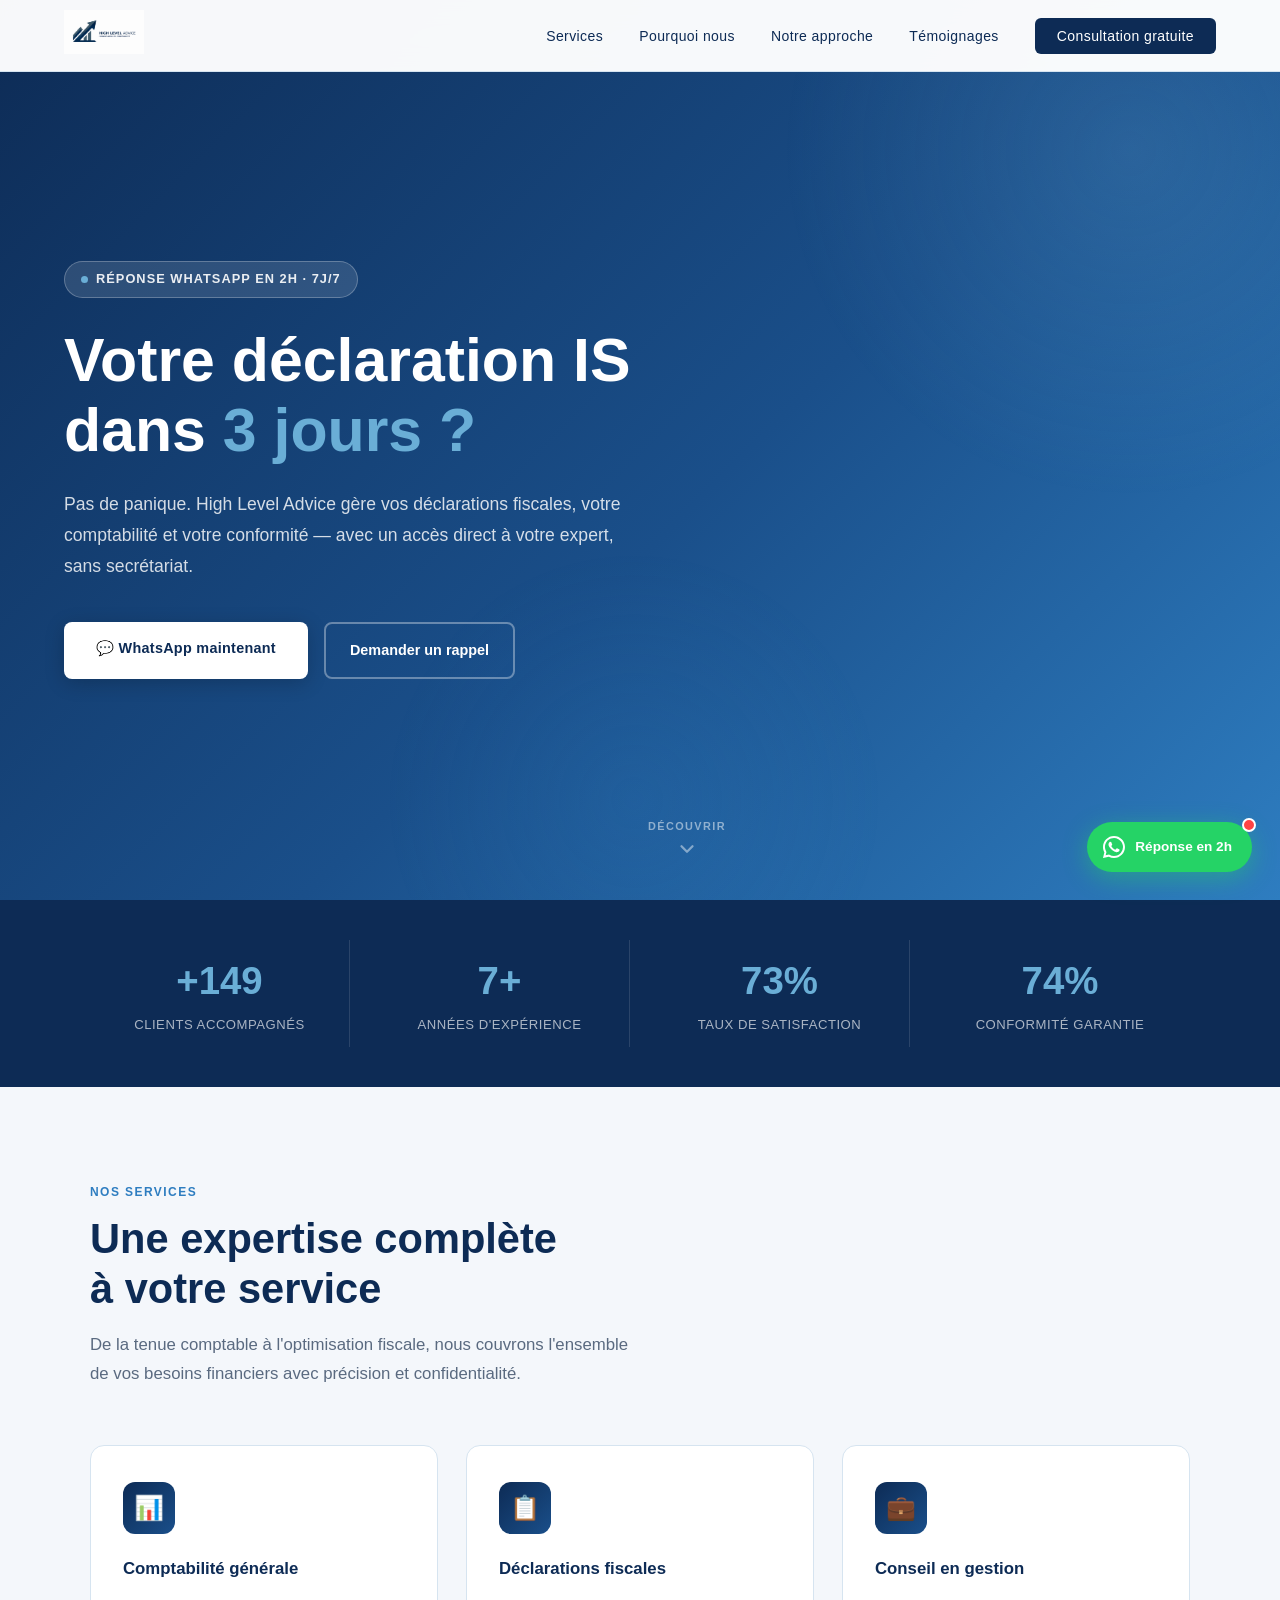
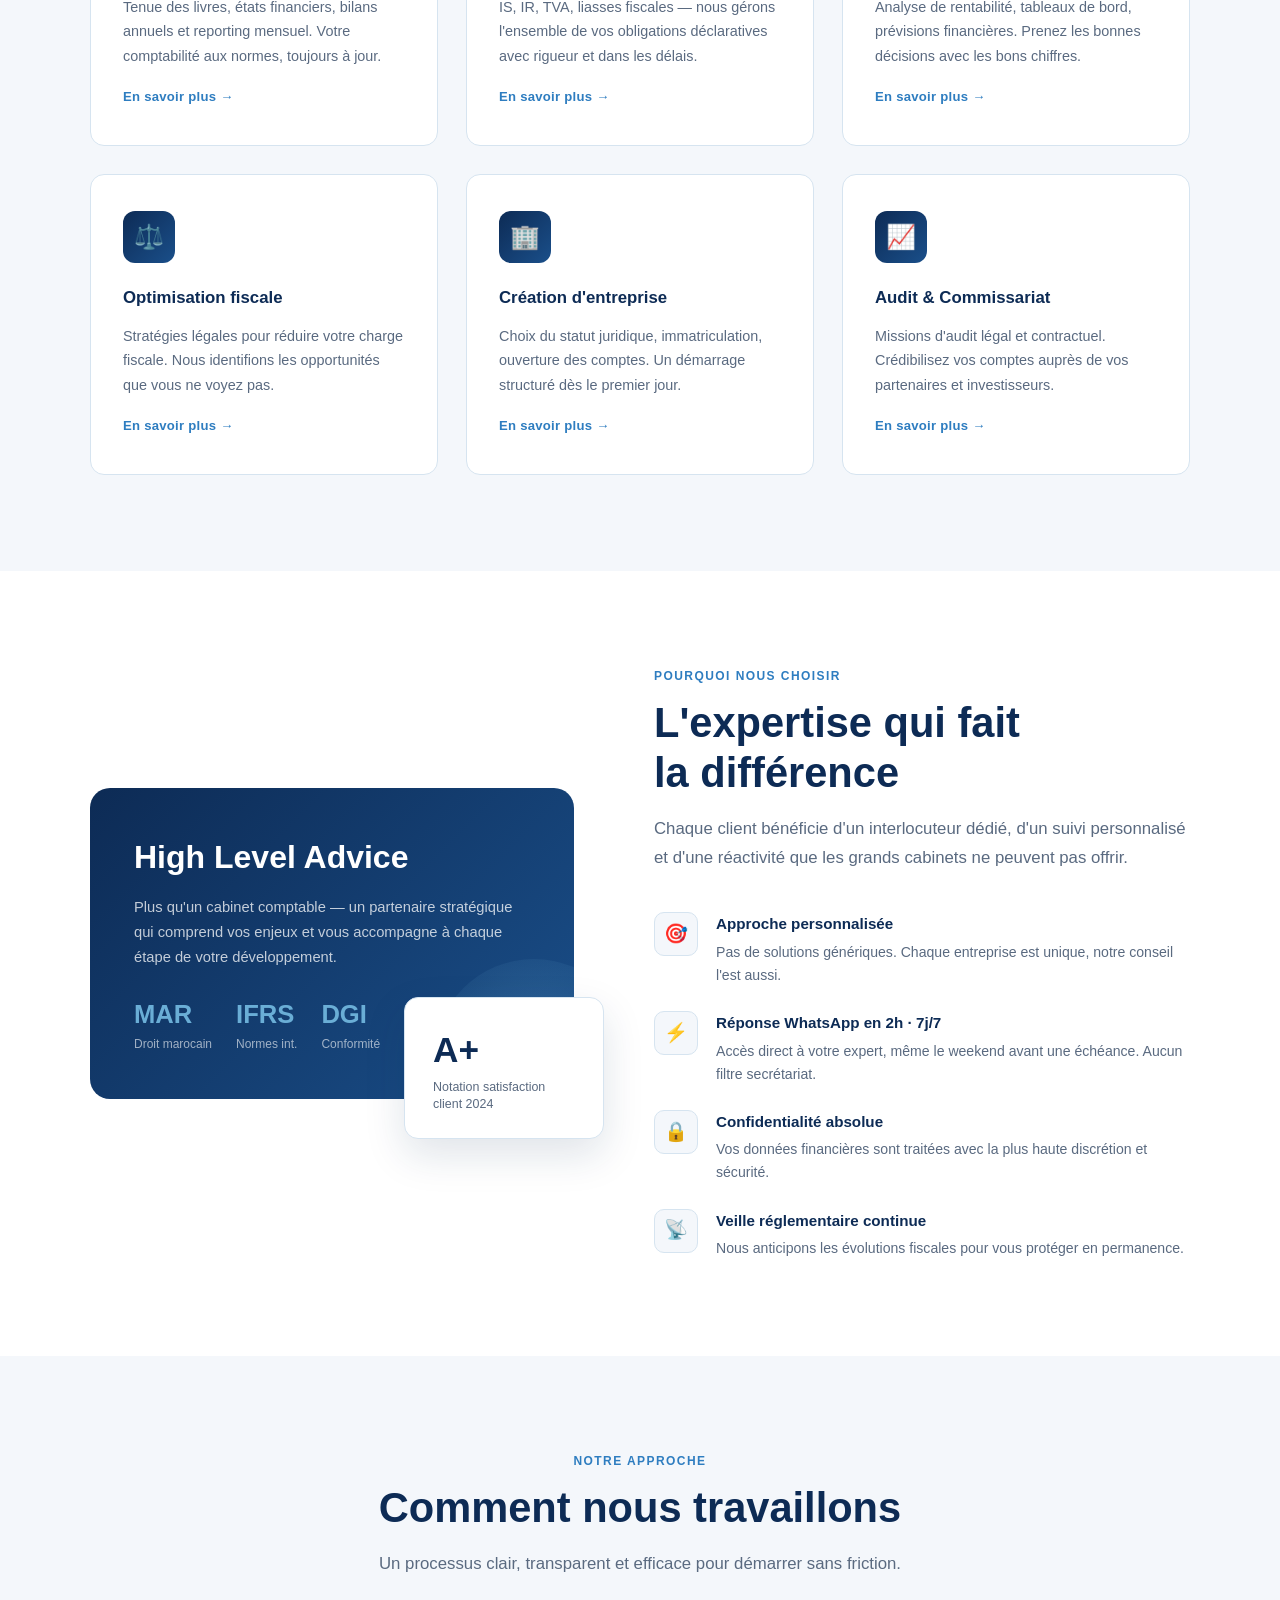
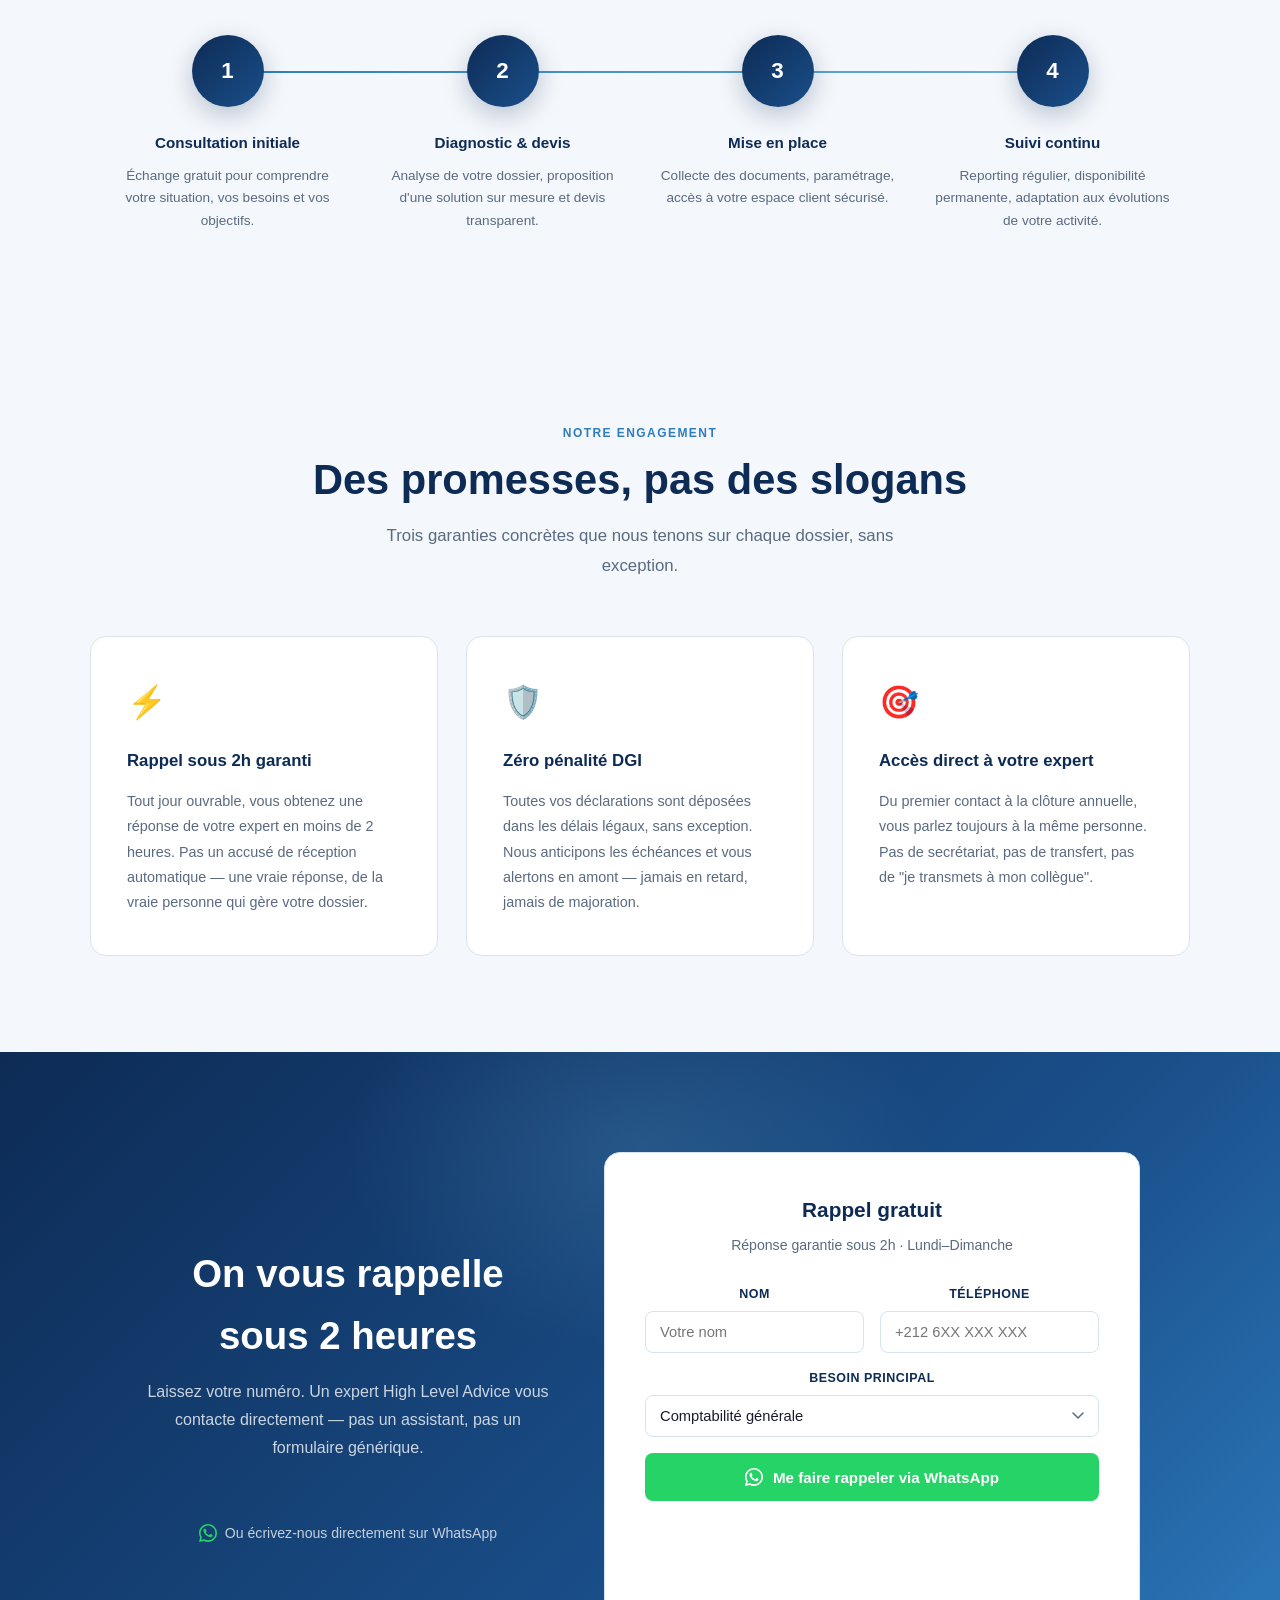
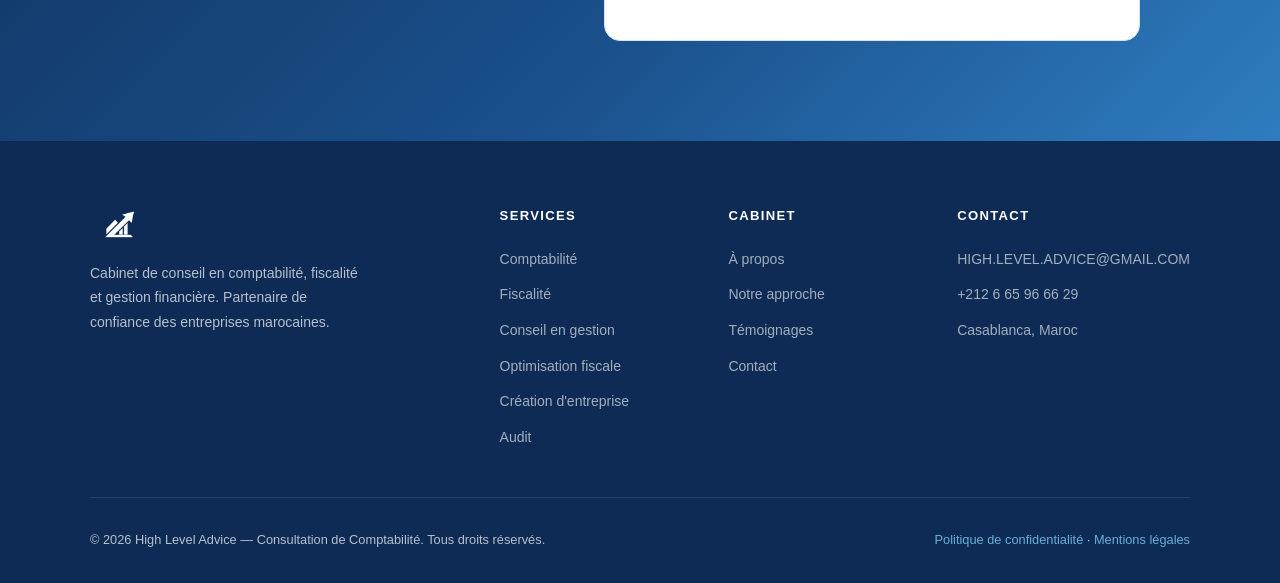
<file: index.html>
<!DOCTYPE html>
<html lang="fr">
<head>
  <meta charset="UTF-8" />
  <meta name="viewport" content="width=device-width, initial-scale=1.0" />

  <!-- ─── SEO PRINCIPAL ─── -->
  <title>Chef Comptable Casablanca & El Jadida | High Level Advice</title>
  <meta name="description" content="Cabinet comptable à Casablanca et El Jadida. Déclarations IS/IR/TVA, création d'entreprise SARL, audit légal. Accès direct à votre expert — réponse WhatsApp en 2h · 7j/7. Consultation gratuite." />
  <meta name="keywords" content="comptable Casablanca, comptable El Jadida, cabinet comptable Maroc, expert comptable Casablanca, déclarations fiscales IS IR TVA, création entreprise SARL Casablanca, audit légal Maroc, commissariat aux comptes, optimisation fiscale Maroc, comptabilité PME Casablanca" />
  <meta name="robots" content="index, follow, max-snippet:-1, max-image-preview:large" />
  <meta name="author" content="High Level Advice" />
  <meta name="language" content="fr" />
  <link rel="canonical" href="https://high-level-advice.vercel.app/" />

  <!-- ─── GÉO LOCAL ─── -->
  <meta name="geo.region" content="MA-05" />
  <meta name="geo.placename" content="Casablanca, Maroc" />
  <meta name="geo.position" content="33.5731;-7.5898" />
  <meta name="ICBM" content="33.5731, -7.5898" />

  <!-- ─── OPEN GRAPH (Facebook, LinkedIn, WhatsApp previews) ─── -->
  <meta property="og:type" content="website" />
  <meta property="og:site_name" content="High Level Advice" />
  <meta property="og:title" content="Expert Comptable Casablanca & El Jadida | High Level Advice" />
  <meta property="og:description" content="Déclarations fiscales, comptabilité, audit, création d'entreprise à Casablanca et El Jadida. Réponse WhatsApp en 2h · 7j/7." />
  <meta property="og:url" content="https://high-level-advice.vercel.app/" />
  <meta property="og:locale" content="fr_MA" />

  <!-- ─── TWITTER CARD ─── -->
  <meta name="twitter:card" content="summary" />
  <meta name="twitter:title" content="Expert Comptable Casablanca & El Jadida | High Level Advice" />
  <meta name="twitter:description" content="Cabinet comptable à Casablanca et El Jadida. Déclarations fiscales, audit, création d'entreprise. Réponse 2h." />

  <!-- ─── SÉCURITÉ (meta layer) ─── -->
  <meta http-equiv="Referrer-Policy" content="strict-origin-when-cross-origin" />
  <meta http-equiv="Content-Security-Policy" content="default-src 'self'; style-src 'self' 'unsafe-inline' https://fonts.googleapis.com; font-src 'self' https://fonts.gstatic.com; img-src 'self' data:; script-src 'self'; frame-ancestors 'none'; base-uri 'self'" />

  <!-- ─── SCHEMA.ORG JSON-LD ─── -->
  <script type="application/ld+json">
  {
    "@context": "https://schema.org",
    "@type": "AccountingService",
    "name": "High Level Advice",
    "description": "Cabinet de conseil en comptabilité, fiscalité, audit et création d'entreprise à Casablanca et El Jadida.",
    "url": "https://high-level-advice.vercel.app",
    "telephone": "+212665966629",
    "email": "HIGH.LEVEL.ADVICE@GMAIL.COM",
    "image": "https://high-level-advice.vercel.app/brand_assetes/logo.png",
    "priceRange": "MAD",
    "currenciesAccepted": "MAD",
    "paymentAccepted": "Virement, Chèque",
    "address": {
      "@type": "PostalAddress",
      "addressLocality": "Casablanca",
      "addressRegion": "Grand Casablanca-Settat",
      "addressCountry": "MA"
    },
    "geo": {
      "@type": "GeoCoordinates",
      "latitude": 33.5731,
      "longitude": -7.5898
    },
    "areaServed": [
      { "@type": "City", "name": "Casablanca" },
      { "@type": "City", "name": "El Jadida" }
    ],
    "openingHoursSpecification": {
      "@type": "OpeningHoursSpecification",
      "dayOfWeek": ["Monday","Tuesday","Wednesday","Thursday","Friday","Saturday","Sunday"],
      "opens": "08:00",
      "closes": "22:00"
    },
    "contactPoint": {
      "@type": "ContactPoint",
      "telephone": "+212665966629",
      "contactType": "customer service",
      "availableLanguage": ["French", "Arabic"],
      "contactOption": "TollFree"
    },
    "hasOfferCatalog": {
      "@type": "OfferCatalog",
      "name": "Services comptables et fiscaux",
      "itemListElement": [
        { "@type": "Offer", "itemOffered": { "@type": "Service", "name": "Comptabilité générale" } },
        { "@type": "Offer", "itemOffered": { "@type": "Service", "name": "Déclarations fiscales IS IR TVA" } },
        { "@type": "Offer", "itemOffered": { "@type": "Service", "name": "Création d'entreprise SARL" } },
        { "@type": "Offer", "itemOffered": { "@type": "Service", "name": "Audit légal et commissariat aux comptes" } },
        { "@type": "Offer", "itemOffered": { "@type": "Service", "name": "Optimisation fiscale" } },
        { "@type": "Offer", "itemOffered": { "@type": "Service", "name": "Conseil en gestion" } }
      ]
    }
  }
  </script>

  <link rel="preconnect" href="https://fonts.googleapis.com" />
  <link rel="preconnect" href="https://fonts.gstatic.com" crossorigin />
  <link href="https://fonts.googleapis.com/css2?family=Montserrat:wght@400;500;600;700;800&family=Inter:wght@300;400;500&display=swap" rel="stylesheet" />
  <link rel="stylesheet" href="css/style.css" />
</head>
<body>

<!-- ─── NAV ─── -->
<nav>
  <a href="index.html"><img src="brand_assetes/logo.png" alt="High Level Advice" class="nav-logo" /></a>
  <ul class="nav-links">
    <li><a href="#services">Services</a></li>
    <li><a href="#pourquoi">Pourquoi nous</a></li>
    <li><a href="#processus">Notre approche</a></li>
    <li><a href="#temoignages">Témoignages</a></li>
    <li><a href="#contact" class="nav-cta">Consultation gratuite</a></li>
  </ul>
  <div class="nav-hamburger" aria-label="Menu">
    <span></span><span></span><span></span>
  </div>
</nav>

<div class="mobile-menu">
  <a href="#services">Services</a>
  <a href="#pourquoi">Pourquoi nous</a>
  <a href="#processus">Notre approche</a>
  <a href="#temoignages">Témoignages</a>
  <a href="#contact">Consultation gratuite</a>
</div>

<!-- ─── HERO ─── -->
<section class="hero" id="accueil">
  <div class="hero-content">
    <div class="hero-badge">Réponse WhatsApp en 2h · 7j/7</div>
    <h1>
      Votre déclaration IS<br/>dans <span>3 jours ?</span>
    </h1>
    <p>
      Pas de panique. High Level Advice gère vos déclarations fiscales, votre comptabilité
      et votre conformité — avec un accès direct à votre expert, sans secrétariat.
    </p>
    <div class="hero-actions">
      <a href="https://wa.me/212665966629?text=Bonjour%2C%20j%27ai%20une%20d%C3%A9claration%20fiscale%20urgente%20et%20j%27ai%20besoin%20d%27aide%20rapidement.%20Pouvez-vous%20me%20rappeler%20%3F" target="_blank" rel="noopener" class="btn-primary">💬 WhatsApp maintenant</a>
      <a href="#contact" class="btn-secondary">Demander un rappel</a>
    </div>
  </div>
  <button class="hero-scroll" aria-label="Défiler vers les services">
    <span>Découvrir</span>
    <svg width="22" height="22" viewBox="0 0 24 24" fill="none" stroke="currentColor" stroke-width="2.5" stroke-linecap="round" stroke-linejoin="round">
      <polyline points="6 9 12 15 18 9"/>
    </svg>
  </button>
</section>

<!-- ─── STATS ─── -->
<div class="stats-bar">
  <div class="stats-inner">
    <div class="stat">
      <span class="stat-num">+200</span>
      <span class="stat-label">Clients accompagnés</span>
    </div>
    <div class="stat">
      <span class="stat-num">10+</span>
      <span class="stat-label">Années d'expérience</span>
    </div>
    <div class="stat">
      <span class="stat-num">98%</span>
      <span class="stat-label">Taux de satisfaction</span>
    </div>
    <div class="stat">
      <span class="stat-num">100%</span>
      <span class="stat-label">Conformité garantie</span>
    </div>
  </div>
</div>

<!-- ─── SERVICES ─── -->
<section class="services" id="services">
  <div class="max-w">
    <div class="section-header fade-in">
      <div class="section-tag">Nos services</div>
      <h2 class="section-title">Une expertise complète<br/>à votre service</h2>
      <p class="section-sub">
        De la tenue comptable à l'optimisation fiscale, nous couvrons l'ensemble
        de vos besoins financiers avec précision et confidentialité.
      </p>
    </div>
    <div class="services-grid">
      <a href="services/comptabilite.html" class="service-card fade-in">
        <div class="service-icon">📊</div>
        <h3>Comptabilité générale</h3>
        <p>Tenue des livres, états financiers, bilans annuels et reporting mensuel. Votre comptabilité aux normes, toujours à jour.</p>
        <div class="card-link">En savoir plus →</div>
      </a>
      <a href="services/fiscalite.html" class="service-card fade-in">
        <div class="service-icon">📋</div>
        <h3>Déclarations fiscales</h3>
        <p>IS, IR, TVA, liasses fiscales — nous gérons l'ensemble de vos obligations déclaratives avec rigueur et dans les délais.</p>
        <div class="card-link">En savoir plus →</div>
      </a>
      <a href="services/conseil-gestion.html" class="service-card fade-in">
        <div class="service-icon">💼</div>
        <h3>Conseil en gestion</h3>
        <p>Analyse de rentabilité, tableaux de bord, prévisions financières. Prenez les bonnes décisions avec les bons chiffres.</p>
        <div class="card-link">En savoir plus →</div>
      </a>
      <a href="services/optimisation-fiscale.html" class="service-card fade-in">
        <div class="service-icon">⚖️</div>
        <h3>Optimisation fiscale</h3>
        <p>Stratégies légales pour réduire votre charge fiscale. Nous identifions les opportunités que vous ne voyez pas.</p>
        <div class="card-link">En savoir plus →</div>
      </a>
      <a href="services/creation-entreprise.html" class="service-card fade-in">
        <div class="service-icon">🏢</div>
        <h3>Création d'entreprise</h3>
        <p>Choix du statut juridique, immatriculation, ouverture des comptes. Un démarrage structuré dès le premier jour.</p>
        <div class="card-link">En savoir plus →</div>
      </a>
      <a href="services/audit.html" class="service-card fade-in">
        <div class="service-icon">📈</div>
        <h3>Audit & Commissariat</h3>
        <p>Missions d'audit légal et contractuel. Crédibilisez vos comptes auprès de vos partenaires et investisseurs.</p>
        <div class="card-link">En savoir plus →</div>
      </a>
    </div>
  </div>
</section>

<!-- ─── WHY US ─── -->
<section id="pourquoi" style="padding: 96px 5%;">
  <div class="max-w">
    <div class="why-us">
      <div class="why-visual fade-in">
        <div class="why-card-main">
          <h3>High Level Advice</h3>
          <p>
            Plus qu'un cabinet comptable — un partenaire stratégique qui comprend
            vos enjeux et vous accompagne à chaque étape de votre développement.
          </p>
          <div class="why-badges">
            <div class="why-badge-item">
              <div class="big-tag">MAR</div>
              <div class="small-label">Droit marocain</div>
            </div>
            <div class="why-badge-item">
              <div class="big-tag">IFRS</div>
              <div class="small-label">Normes int.</div>
            </div>
            <div class="why-badge-item">
              <div class="big-tag">DGI</div>
              <div class="small-label">Conformité</div>
            </div>
          </div>
        </div>
        <div class="why-card-accent">
          <div class="big-num">A+</div>
          <p>Notation satisfaction client 2024</p>
        </div>
      </div>
      <div class="why-content fade-in">
        <div class="section-tag">Pourquoi nous choisir</div>
        <h2 class="section-title">L'expertise qui fait<br/>la différence</h2>
        <p class="section-sub">
          Chaque client bénéficie d'un interlocuteur dédié, d'un suivi personnalisé
          et d'une réactivité que les grands cabinets ne peuvent pas offrir.
        </p>
        <ul class="why-points">
          <li class="why-point">
            <div class="why-icon">🎯</div>
            <div>
              <h4>Approche personnalisée</h4>
              <p>Pas de solutions génériques. Chaque entreprise est unique, notre conseil l'est aussi.</p>
            </div>
          </li>
          <li class="why-point">
            <div class="why-icon">⚡</div>
            <div>
              <h4>Réponse WhatsApp en 2h · 7j/7</h4>
              <p>Accès direct à votre expert, même le weekend avant une échéance. Aucun filtre secrétariat.</p>
            </div>
          </li>
          <li class="why-point">
            <div class="why-icon">🔒</div>
            <div>
              <h4>Confidentialité absolue</h4>
              <p>Vos données financières sont traitées avec la plus haute discrétion et sécurité.</p>
            </div>
          </li>
          <li class="why-point">
            <div class="why-icon">📡</div>
            <div>
              <h4>Veille réglementaire continue</h4>
              <p>Nous anticipons les évolutions fiscales pour vous protéger en permanence.</p>
            </div>
          </li>
        </ul>
      </div>
    </div>
  </div>
</section>

<!-- ─── PROCESS ─── -->
<section class="process" id="processus">
  <div class="max-w">
    <div class="section-header fade-in" style="text-align:center;">
      <div class="section-tag">Notre approche</div>
      <h2 class="section-title">Comment nous travaillons</h2>
      <p class="section-sub" style="margin:0 auto;">
        Un processus clair, transparent et efficace pour démarrer sans friction.
      </p>
    </div>
    <div class="process-steps">
      <div class="process-step fade-in">
        <div class="step-num">1</div>
        <h4>Consultation initiale</h4>
        <p>Échange gratuit pour comprendre votre situation, vos besoins et vos objectifs.</p>
      </div>
      <div class="process-step fade-in">
        <div class="step-num">2</div>
        <h4>Diagnostic & devis</h4>
        <p>Analyse de votre dossier, proposition d'une solution sur mesure et devis transparent.</p>
      </div>
      <div class="process-step fade-in">
        <div class="step-num">3</div>
        <h4>Mise en place</h4>
        <p>Collecte des documents, paramétrage, accès à votre espace client sécurisé.</p>
      </div>
      <div class="process-step fade-in">
        <div class="step-num">4</div>
        <h4>Suivi continu</h4>
        <p>Reporting régulier, disponibilité permanente, adaptation aux évolutions de votre activité.</p>
      </div>
    </div>
  </div>
</section>

<!-- ─── ENGAGEMENT ─── -->
<section id="temoignages" style="padding: 96px 5%; background: var(--light-bg);">
  <div class="max-w">
    <div class="section-header fade-in" style="text-align:center;">
      <div class="section-tag">Notre engagement</div>
      <h2 class="section-title">Des promesses, pas des slogans</h2>
      <p class="section-sub" style="margin:0 auto;">Trois garanties concrètes que nous tenons sur chaque dossier, sans exception.</p>
    </div>
    <div class="engagement-grid">
      <div class="engagement-card fade-in">
        <div class="engagement-icon">⚡</div>
        <h3>Rappel sous 2h garanti</h3>
        <p>
          Tout jour ouvrable, vous obtenez une réponse de votre expert en moins de 2 heures.
          Pas un accusé de réception automatique — une vraie réponse, de la vraie personne qui gère votre dossier.
        </p>
      </div>
      <div class="engagement-card fade-in">
        <div class="engagement-icon">🛡️</div>
        <h3>Zéro pénalité DGI</h3>
        <p>
          Toutes vos déclarations sont déposées dans les délais légaux, sans exception.
          Nous anticipons les échéances et vous alertons en amont — jamais en retard, jamais de majoration.
        </p>
      </div>
      <div class="engagement-card fade-in">
        <div class="engagement-icon">🎯</div>
        <h3>Accès direct à votre expert</h3>
        <p>
          Du premier contact à la clôture annuelle, vous parlez toujours à la même personne.
          Pas de secrétariat, pas de transfert, pas de "je transmets à mon collègue".
        </p>
      </div>
    </div>
  </div>
</section>

<!-- ─── CTA / CALLBACK FORM ─── -->
<section class="cta-section" id="contact">
  <div class="cta-split">
    <div class="cta-split-text">
      <h2>On vous rappelle<br/>sous 2 heures</h2>
      <p>
        Laissez votre numéro. Un expert High Level Advice vous contacte directement —
        pas un assistant, pas un formulaire générique.
      </p>
      <a href="https://wa.me/212665966629?text=Bonjour%2C%20j%27ai%20une%20d%C3%A9claration%20fiscale%20urgente%20et%20j%27ai%20besoin%20d%27aide%20rapidement.%20Pouvez-vous%20me%20rappeler%20%3F" target="_blank" rel="noopener" style="display:inline-flex;align-items:center;gap:8px;color:rgba(255,255,255,0.75);text-decoration:none;font-size:0.88rem;margin-top:20px;">
        <svg width="18" height="18" viewBox="0 0 24 24" fill="#25D366"><path d="M17.472 14.382c-.297-.149-1.758-.867-2.03-.967-.273-.099-.471-.148-.67.15-.197.297-.767.966-.94 1.164-.173.199-.347.223-.644.075-.297-.15-1.255-.463-2.39-1.475-.883-.788-1.48-1.761-1.653-2.059-.173-.297-.018-.458.13-.606.134-.133.298-.347.446-.52.149-.174.198-.298.298-.497.099-.198.05-.371-.025-.52-.075-.149-.669-1.612-.916-2.207-.242-.579-.487-.5-.669-.51-.173-.008-.371-.01-.57-.01-.198 0-.52.074-.792.372-.272.297-1.04 1.016-1.04 2.479 0 1.462 1.065 2.875 1.213 3.074.149.198 2.096 3.2 5.077 4.487.709.306 1.262.489 1.694.625.712.227 1.36.195 1.871.118.571-.085 1.758-.719 2.006-1.413.248-.694.248-1.289.173-1.413-.074-.124-.272-.198-.57-.347z"/><path d="M12 0C5.373 0 0 5.373 0 12c0 2.123.554 4.118 1.522 5.852L0 24l6.335-1.493A11.95 11.95 0 0012 24c6.627 0 12-5.373 12-12S18.627 0 12 0zm0 21.818a9.818 9.818 0 01-5.006-1.371l-.36-.213-3.76.886.934-3.652-.234-.374A9.818 9.818 0 1112 21.818z"/></svg>
        Ou écrivez-nous directement sur WhatsApp
      </a>
    </div>
    <div class="callback-form">
      <h3>Rappel gratuit</h3>
      <p class="form-sub">Réponse garantie sous 2h · Lundi–Dimanche</p>
      <form class="js-wa-form">
        <div class="form-row">
          <div class="form-group">
            <label for="nom">Nom</label>
            <input type="text" id="nom" name="nom" placeholder="Votre nom" required />
          </div>
          <div class="form-group">
            <label for="telephone">Téléphone</label>
            <input type="tel" id="telephone" name="telephone" placeholder="+212 6XX XXX XXX" required />
          </div>
        </div>
        <div class="form-group" style="margin-bottom:16px;">
          <label for="service">Besoin principal</label>
          <select id="service" name="service">
            <option value="Comptabilité générale">Comptabilité générale</option>
            <option value="Déclarations fiscales">Déclarations fiscales</option>
            <option value="Optimisation fiscale">Optimisation fiscale</option>
            <option value="Conseil en gestion">Conseil en gestion</option>
            <option value="Création d'entreprise">Création d'entreprise</option>
            <option value="Audit">Audit & Commissariat</option>
          </select>
        </div>
        <button type="submit" class="btn-form-submit">
          <svg width="18" height="18" viewBox="0 0 24 24" fill="currentColor"><path d="M17.472 14.382c-.297-.149-1.758-.867-2.03-.967-.273-.099-.471-.148-.67.15-.197.297-.767.966-.94 1.164-.173.199-.347.223-.644.075-.297-.15-1.255-.463-2.39-1.475-.883-.788-1.48-1.761-1.653-2.059-.173-.297-.018-.458.13-.606.134-.133.298-.347.446-.52.149-.174.198-.298.298-.497.099-.198.05-.371-.025-.52-.075-.149-.669-1.612-.916-2.207-.242-.579-.487-.5-.669-.51-.173-.008-.371-.01-.57-.01-.198 0-.52.074-.792.372-.272.297-1.04 1.016-1.04 2.479 0 1.462 1.065 2.875 1.213 3.074.149.198 2.096 3.2 5.077 4.487.709.306 1.262.489 1.694.625.712.227 1.36.195 1.871.118.571-.085 1.758-.719 2.006-1.413.248-.694.248-1.289.173-1.413-.074-.124-.272-.198-.57-.347z"/><path d="M12 0C5.373 0 0 5.373 0 12c0 2.123.554 4.118 1.522 5.852L0 24l6.335-1.493A11.95 11.95 0 0012 24c6.627 0 12-5.373 12-12S18.627 0 12 0zm0 21.818a9.818 9.818 0 01-5.006-1.371l-.36-.213-3.76.886.934-3.652-.234-.374A9.818 9.818 0 1112 21.818z"/></svg>
          Me faire rappeler via WhatsApp
        </button>
        <p class="form-note">Ouvre WhatsApp avec votre message pré-rempli. Aucun engagement.</p>
      </form>
    </div>
  </div>
</section>

<!-- ─── FOOTER ─── -->
<footer>
  <div class="footer-grid">
    <div class="footer-brand">
      <img src="brand_assetes/logo2.png" alt="High Level Advice" />
      <p>
        Cabinet de conseil en comptabilité, fiscalité et gestion financière.
        Partenaire de confiance des entreprises marocaines.
      </p>
    </div>
    <div class="footer-col">
      <h4>Services</h4>
      <ul>
        <li><a href="services/comptabilite.html">Comptabilité</a></li>
        <li><a href="services/fiscalite.html">Fiscalité</a></li>
        <li><a href="services/conseil-gestion.html">Conseil en gestion</a></li>
        <li><a href="services/optimisation-fiscale.html">Optimisation fiscale</a></li>
        <li><a href="services/creation-entreprise.html">Création d'entreprise</a></li>
        <li><a href="services/audit.html">Audit</a></li>
      </ul>
    </div>
    <div class="footer-col">
      <h4>Cabinet</h4>
      <ul>
        <li><a href="#pourquoi">À propos</a></li>
        <li><a href="#processus">Notre approche</a></li>
        <li><a href="#temoignages">Témoignages</a></li>
        <li><a href="#contact">Contact</a></li>
      </ul>
    </div>
    <div class="footer-col">
      <h4>Contact</h4>
      <ul>
        <li><a href="mailto:HIGH.LEVEL.ADVICE@GMAIL.COM">HIGH.LEVEL.ADVICE@GMAIL.COM</a></li>
        <li><a href="tel:+212665966629">+212 6 65 96 66 29</a></li>
        <li><a href="#">Casablanca, Maroc</a></li>
      </ul>
    </div>
  </div>
  <div class="footer-bottom">
    <span>© 2026 High Level Advice — Consultation de Comptabilité. Tous droits réservés.</span>
    <span>
      <a href="#">Politique de confidentialité</a> · <a href="#">Mentions légales</a>
    </span>
  </div>
</footer>

<!-- ─── FLOATING WHATSAPP ─── -->
<a href="https://wa.me/212665966629?text=Bonjour%2C%20j%27ai%20une%20d%C3%A9claration%20fiscale%20urgente%20et%20j%27ai%20besoin%20d%27aide%20rapidement.%20Pouvez-vous%20me%20rappeler%20%3F" target="_blank" rel="noopener" class="wa-float" aria-label="WhatsApp">
  <span class="wa-pulse"></span>
  <svg width="22" height="22" viewBox="0 0 24 24" fill="currentColor"><path d="M17.472 14.382c-.297-.149-1.758-.867-2.03-.967-.273-.099-.471-.148-.67.15-.197.297-.767.966-.94 1.164-.173.199-.347.223-.644.075-.297-.15-1.255-.463-2.39-1.475-.883-.788-1.48-1.761-1.653-2.059-.173-.297-.018-.458.13-.606.134-.133.298-.347.446-.52.149-.174.198-.298.298-.497.099-.198.05-.371-.025-.52-.075-.149-.669-1.612-.916-2.207-.242-.579-.487-.5-.669-.51-.173-.008-.371-.01-.57-.01-.198 0-.52.074-.792.372-.272.297-1.04 1.016-1.04 2.479 0 1.462 1.065 2.875 1.213 3.074.149.198 2.096 3.2 5.077 4.487.709.306 1.262.489 1.694.625.712.227 1.36.195 1.871.118.571-.085 1.758-.719 2.006-1.413.248-.694.248-1.289.173-1.413-.074-.124-.272-.198-.57-.347z"/><path d="M12 0C5.373 0 0 5.373 0 12c0 2.123.554 4.118 1.522 5.852L0 24l6.335-1.493A11.95 11.95 0 0012 24c6.627 0 12-5.373 12-12S18.627 0 12 0zm0 21.818a9.818 9.818 0 01-5.006-1.371l-.36-.213-3.76.886.934-3.652-.234-.374A9.818 9.818 0 1112 21.818z"/></svg>
  Réponse en 2h
</a>

<script src="js/main.js"></script>
</body>
</html>
</file>
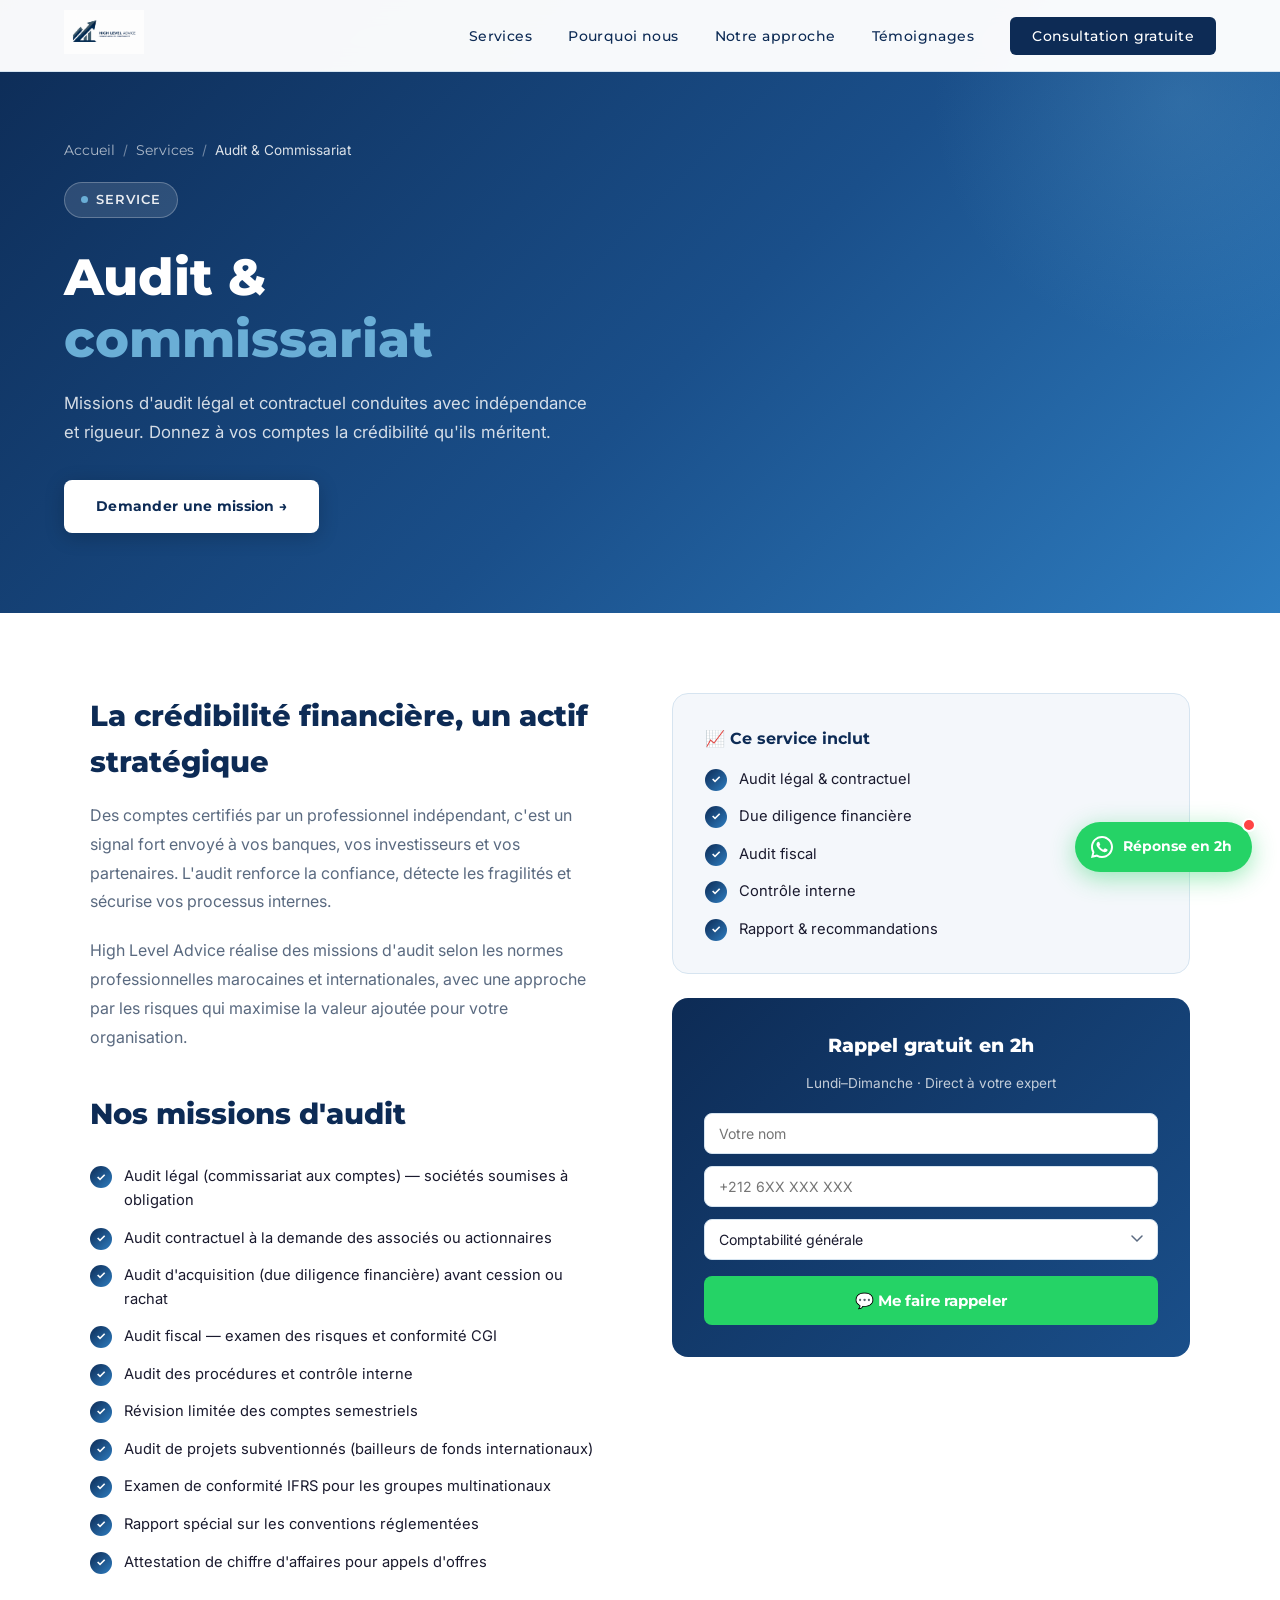
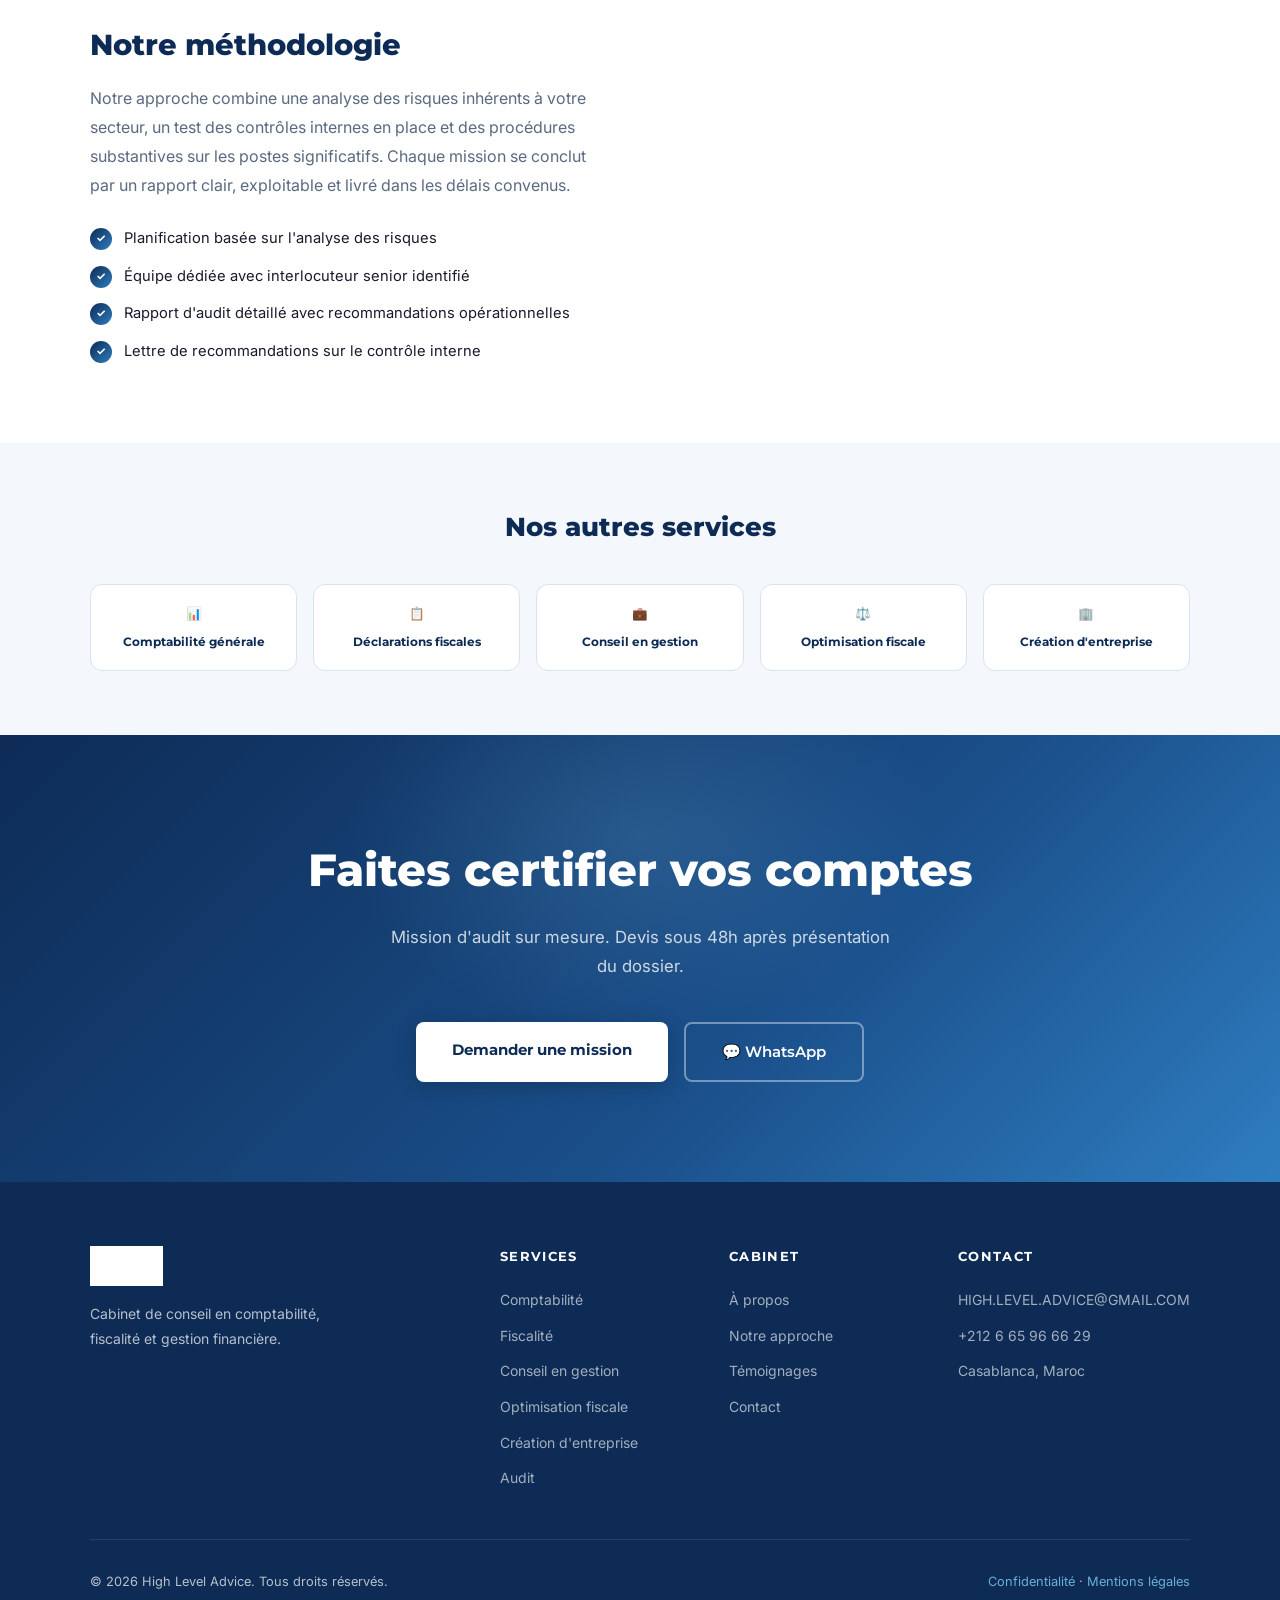
<file: services/audit.html>
<!DOCTYPE html>
<html lang="fr">
<head>
  <meta charset="UTF-8" />
  <meta name="viewport" content="width=device-width, initial-scale=1.0" />
  <title>Audit Légal & Commissariat aux Comptes Casablanca | High Level Advice</title>
  <meta name="description" content="Missions d'audit légal, contractuel et due diligence financière à Casablanca. Commissariat aux comptes, audit fiscal, contrôle interne. Rapport livré dans les délais convenus." />
  <meta name="robots" content="index, follow" />
  <link rel="canonical" href="https://high-level-advice.vercel.app/services/audit.html" />
  <meta property="og:title" content="Audit Légal & Commissariat aux Comptes Casablanca | High Level Advice" />
  <meta property="og:description" content="Audit légal et commissariat aux comptes à Casablanca. Due diligence, audit fiscal, contrôle interne. Rapport dans les délais." />
  <meta property="og:url" content="https://high-level-advice.vercel.app/services/audit.html" />
  <meta property="og:type" content="website" />
  <meta http-equiv="Referrer-Policy" content="strict-origin-when-cross-origin" />
  <script type="application/ld+json">
  {
    "@context": "https://schema.org",
    "@type": "Service",
    "name": "Audit légal et commissariat aux comptes",
    "description": "Missions d'audit légal, contractuel, due diligence financière, audit fiscal et contrôle interne pour entreprises marocaines.",
    "provider": { "@type": "AccountingService", "name": "High Level Advice", "telephone": "+212665966629", "url": "https://high-level-advice.vercel.app" },
    "areaServed": [{ "@type": "City", "name": "Casablanca" }, { "@type": "City", "name": "El Jadida" }],
    "serviceType": "Audit et commissariat aux comptes"
  }
  </script>
  <link rel="preconnect" href="https://fonts.googleapis.com" />
  <link rel="preconnect" href="https://fonts.gstatic.com" crossorigin />
  <link href="https://fonts.googleapis.com/css2?family=Montserrat:wght@400;500;600;700;800&family=Inter:wght@300;400;500&display=swap" rel="stylesheet" />
  <link rel="stylesheet" href="../css/style.css" />
</head>
<body>

<nav>
  <a href="../index.html"><img src="../brand_assetes/logo.png" alt="High Level Advice" class="nav-logo" /></a>
  <ul class="nav-links">
    <li><a href="../index.html#services">Services</a></li>
    <li><a href="../index.html#pourquoi">Pourquoi nous</a></li>
    <li><a href="../index.html#processus">Notre approche</a></li>
    <li><a href="../index.html#temoignages">Témoignages</a></li>
    <li><a href="../index.html#contact" class="nav-cta">Consultation gratuite</a></li>
  </ul>
  <div class="nav-hamburger"><span></span><span></span><span></span></div>
</nav>

<div class="mobile-menu">
  <a href="../index.html#services">Services</a>
  <a href="../index.html#pourquoi">Pourquoi nous</a>
  <a href="../index.html#processus">Notre approche</a>
  <a href="../index.html#temoignages">Témoignages</a>
  <a href="../index.html#contact">Consultation gratuite</a>
</div>

<section class="service-hero">
  <div class="service-hero-content">
    <div class="breadcrumb">
      <a href="../index.html">Accueil</a>
      <span>/</span>
      <a href="../index.html#services">Services</a>
      <span>/</span>
      <span style="color:rgba(255,255,255,0.85);">Audit & Commissariat</span>
    </div>
    <div class="hero-badge">Service</div>
    <h1>Audit &<br/><span style="color:#6AAED6;">commissariat</span></h1>
    <p>
      Missions d'audit légal et contractuel conduites avec indépendance et rigueur.
      Donnez à vos comptes la crédibilité qu'ils méritent.
    </p>
    <a href="../index.html#contact" class="btn-primary">Demander une mission →</a>
  </div>
</section>

<section class="service-detail">
  <div class="max-w">
    <div class="service-detail-grid">
      <div class="service-content fade-in">
        <h2>La crédibilité financière, un actif stratégique</h2>
        <p>
          Des comptes certifiés par un professionnel indépendant, c'est un signal fort
          envoyé à vos banques, vos investisseurs et vos partenaires. L'audit renforce
          la confiance, détecte les fragilités et sécurise vos processus internes.
        </p>
        <p>
          High Level Advice réalise des missions d'audit selon les normes professionnelles
          marocaines et internationales, avec une approche par les risques qui maximise
          la valeur ajoutée pour votre organisation.
        </p>

        <h2 style="margin-top:40px;">Nos missions d'audit</h2>
        <ul class="feature-list">
          <li>Audit légal (commissariat aux comptes) — sociétés soumises à obligation</li>
          <li>Audit contractuel à la demande des associés ou actionnaires</li>
          <li>Audit d'acquisition (due diligence financière) avant cession ou rachat</li>
          <li>Audit fiscal — examen des risques et conformité CGI</li>
          <li>Audit des procédures et contrôle interne</li>
          <li>Révision limitée des comptes semestriels</li>
          <li>Audit de projets subventionnés (bailleurs de fonds internationaux)</li>
          <li>Examen de conformité IFRS pour les groupes multinationaux</li>
          <li>Rapport spécial sur les conventions réglementées</li>
          <li>Attestation de chiffre d'affaires pour appels d'offres</li>
        </ul>

        <h2 style="margin-top:48px;">Notre méthodologie</h2>
        <p>
          Notre approche combine une analyse des risques inhérents à votre secteur,
          un test des contrôles internes en place et des procédures substantives
          sur les postes significatifs. Chaque mission se conclut par un rapport
          clair, exploitable et livré dans les délais convenus.
        </p>
        <ul class="feature-list">
          <li>Planification basée sur l'analyse des risques</li>
          <li>Équipe dédiée avec interlocuteur senior identifié</li>
          <li>Rapport d'audit détaillé avec recommandations opérationnelles</li>
          <li>Lettre de recommandations sur le contrôle interne</li>
        </ul>
      </div>

      <div class="service-sidebar">
        <div class="sidebar-card fade-in">
          <h3>📈 Ce service inclut</h3>
          <ul class="feature-list" style="margin-top:0;">
            <li>Audit légal & contractuel</li>
            <li>Due diligence financière</li>
            <li>Audit fiscal</li>
            <li>Contrôle interne</li>
            <li>Rapport & recommandations</li>
          </ul>
        </div>
        <div class="sidebar-cta fade-in">
          <h3>Rappel gratuit en 2h</h3>
          <p style="color:rgba(255,255,255,0.75);font-size:0.85rem;margin-bottom:18px;">Lundi–Dimanche · Direct à votre expert</p>
          <form class="sidebar-form js-wa-form">
            <input type="text" name="nom" placeholder="Votre nom" required />
            <input type="tel" name="telephone" placeholder="+212 6XX XXX XXX" required />
            <select name="service">
              <option value="Comptabilité générale">Comptabilité générale</option>
              <option value="Déclarations fiscales">Déclarations fiscales</option>
              <option value="Optimisation fiscale">Optimisation fiscale</option>
              <option value="Conseil en gestion">Conseil en gestion</option>
              <option value="Création d'entreprise">Création d'entreprise</option>
              <option value="Audit">Audit & Commissariat</option>
            </select>
            <button type="submit" class="btn-form-submit" style="margin-top:4px;">💬 Me faire rappeler</button>
          </form>
        </div>
      </div>
    </div>
  </div>
</section>

<div class="other-services">
  <div class="max-w">
    <h2>Nos autres services</h2>
    <div class="other-services-grid">
      <a href="comptabilite.html" class="mini-service-card">
        <span class="mini-icon">📊</span>
        <span>Comptabilité générale</span>
      </a>
      <a href="fiscalite.html" class="mini-service-card">
        <span class="mini-icon">📋</span>
        <span>Déclarations fiscales</span>
      </a>
      <a href="conseil-gestion.html" class="mini-service-card">
        <span class="mini-icon">💼</span>
        <span>Conseil en gestion</span>
      </a>
      <a href="optimisation-fiscale.html" class="mini-service-card">
        <span class="mini-icon">⚖️</span>
        <span>Optimisation fiscale</span>
      </a>
      <a href="creation-entreprise.html" class="mini-service-card">
        <span class="mini-icon">🏢</span>
        <span>Création d'entreprise</span>
      </a>
    </div>
  </div>
</div>

<section class="cta-section">
  <h2>Faites certifier vos comptes</h2>
  <p>Mission d'audit sur mesure. Devis sous 48h après présentation du dossier.</p>
  <div class="cta-actions">
    <a href="mailto:HIGH.LEVEL.ADVICE@GMAIL.COM" class="btn-cta-primary">Demander une mission</a>
    <a href="https://wa.me/212665966629?text=Bonjour%2C%20j%27ai%20une%20d%C3%A9claration%20fiscale%20urgente%20et%20j%27ai%20besoin%20d%27aide%20rapidement.%20Pouvez-vous%20me%20rappeler%20%3F" target="_blank" rel="noopener" class="btn-cta-secondary">💬 WhatsApp</a>
  </div>
</section>

<footer>
  <div class="footer-grid">
    <div class="footer-brand">
      <img src="../brand_assetes/logo.png" alt="High Level Advice" />
      <p>Cabinet de conseil en comptabilité, fiscalité et gestion financière.</p>
    </div>
    <div class="footer-col">
      <h4>Services</h4>
      <ul>
        <li><a href="comptabilite.html">Comptabilité</a></li>
        <li><a href="fiscalite.html">Fiscalité</a></li>
        <li><a href="conseil-gestion.html">Conseil en gestion</a></li>
        <li><a href="optimisation-fiscale.html">Optimisation fiscale</a></li>
        <li><a href="creation-entreprise.html">Création d'entreprise</a></li>
        <li><a href="audit.html">Audit</a></li>
      </ul>
    </div>
    <div class="footer-col">
      <h4>Cabinet</h4>
      <ul>
        <li><a href="../index.html#pourquoi">À propos</a></li>
        <li><a href="../index.html#processus">Notre approche</a></li>
        <li><a href="../index.html#temoignages">Témoignages</a></li>
        <li><a href="../index.html#contact">Contact</a></li>
      </ul>
    </div>
    <div class="footer-col">
      <h4>Contact</h4>
      <ul>
        <li><a href="mailto:HIGH.LEVEL.ADVICE@GMAIL.COM">HIGH.LEVEL.ADVICE@GMAIL.COM</a></li>
        <li><a href="tel:+212665966629">+212 6 65 96 66 29</a></li>
        <li><a href="#">Casablanca, Maroc</a></li>
      </ul>
    </div>
  </div>
  <div class="footer-bottom">
    <span>© 2026 High Level Advice. Tous droits réservés.</span>
    <span><a href="#">Confidentialité</a> · <a href="#">Mentions légales</a></span>
  </div>
</footer>

<!-- ─── FLOATING WHATSAPP ─── -->
<a href="https://wa.me/212665966629?text=Bonjour%2C%20j%27ai%20une%20d%C3%A9claration%20fiscale%20urgente%20et%20j%27ai%20besoin%20d%27aide%20rapidement.%20Pouvez-vous%20me%20rappeler%20%3F" target="_blank" rel="noopener" class="wa-float" aria-label="WhatsApp">
  <span class="wa-pulse"></span>
  <svg width="22" height="22" viewBox="0 0 24 24" fill="currentColor"><path d="M17.472 14.382c-.297-.149-1.758-.867-2.03-.967-.273-.099-.471-.148-.67.15-.197.297-.767.966-.94 1.164-.173.199-.347.223-.644.075-.297-.15-1.255-.463-2.39-1.475-.883-.788-1.48-1.761-1.653-2.059-.173-.297-.018-.458.13-.606.134-.133.298-.347.446-.52.149-.174.198-.298.298-.497.099-.198.05-.371-.025-.52-.075-.149-.669-1.612-.916-2.207-.242-.579-.487-.5-.669-.51-.173-.008-.371-.01-.57-.01-.198 0-.52.074-.792.372-.272.297-1.04 1.016-1.04 2.479 0 1.462 1.065 2.875 1.213 3.074.149.198 2.096 3.2 5.077 4.487.709.306 1.262.489 1.694.625.712.227 1.36.195 1.871.118.571-.085 1.758-.719 2.006-1.413.248-.694.248-1.289.173-1.413-.074-.124-.272-.198-.57-.347z"/><path d="M12 0C5.373 0 0 5.373 0 12c0 2.123.554 4.118 1.522 5.852L0 24l6.335-1.493A11.95 11.95 0 0012 24c6.627 0 12-5.373 12-12S18.627 0 12 0zm0 21.818a9.818 9.818 0 01-5.006-1.371l-.36-.213-3.76.886.934-3.652-.234-.374A9.818 9.818 0 1112 21.818z"/></svg>
  Réponse en 2h
</a>
<script src="../js/main.js"></script>
</body>
</html>
</file>
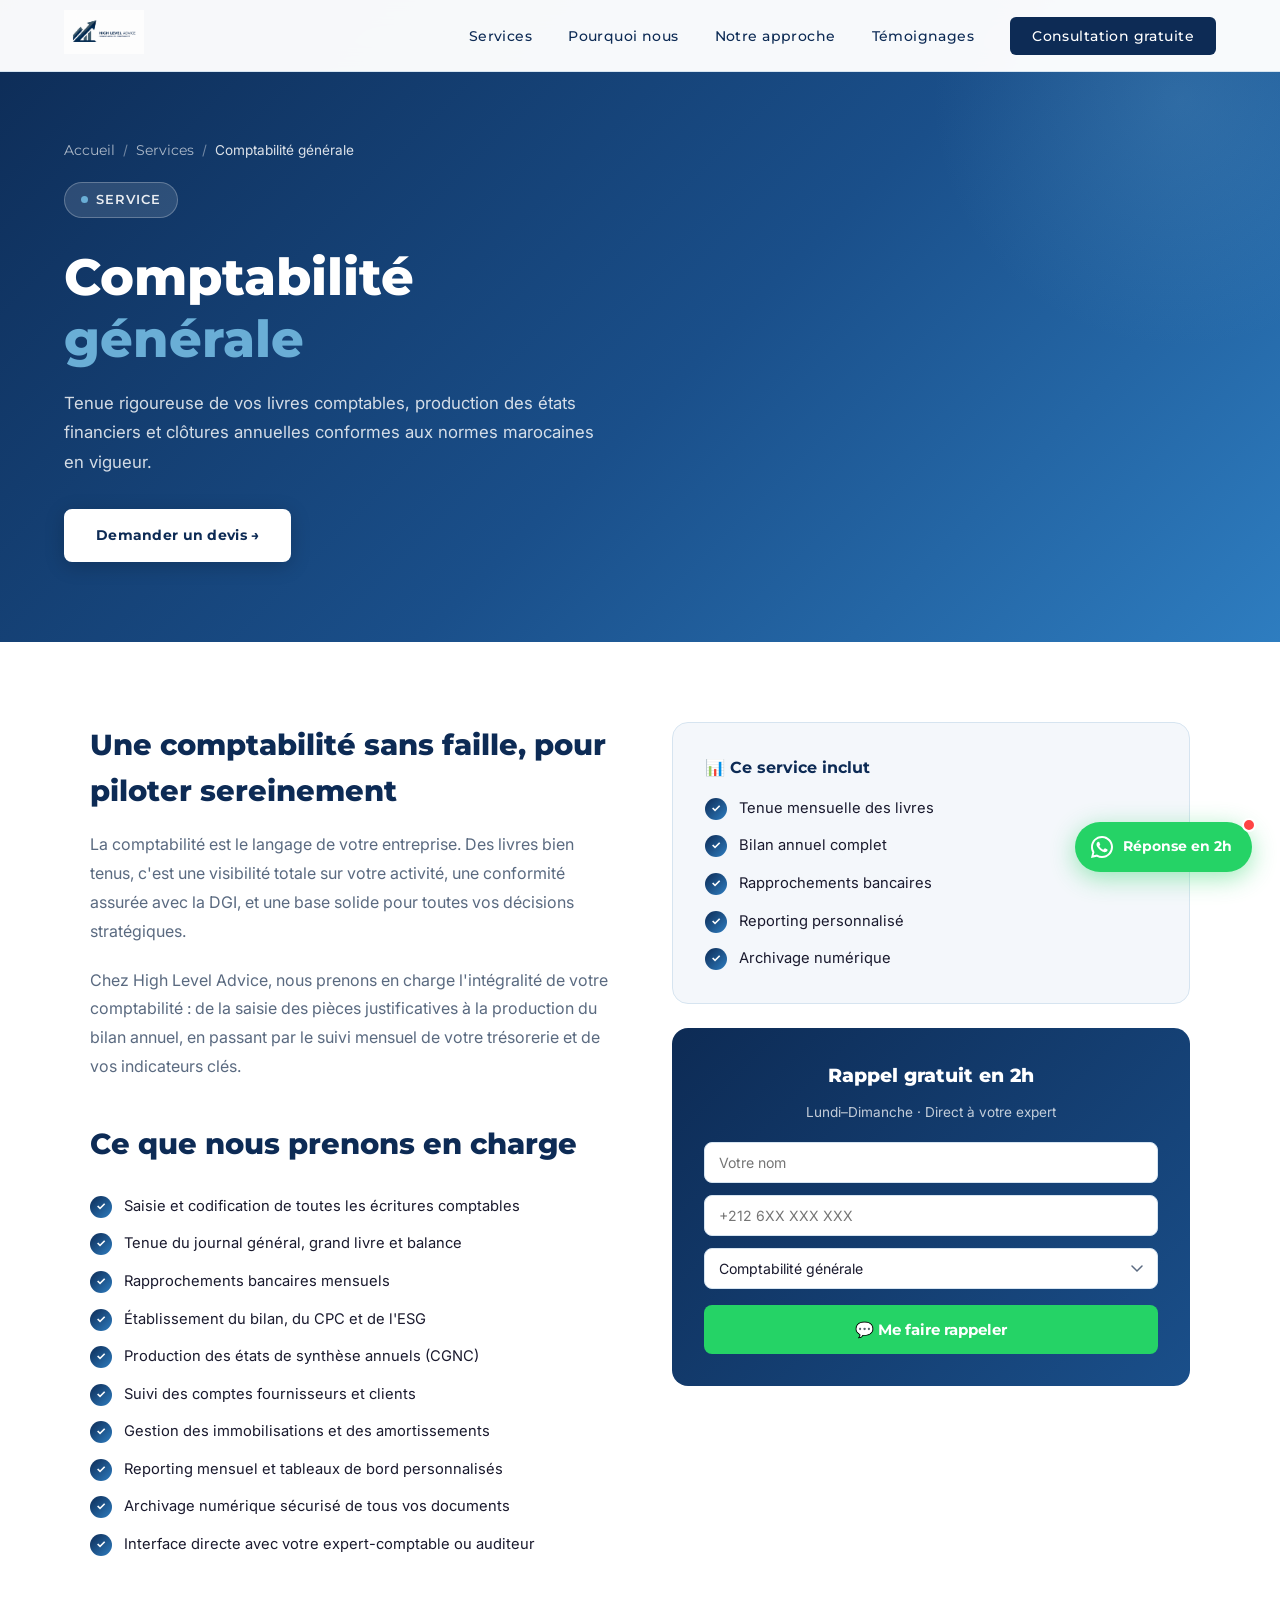
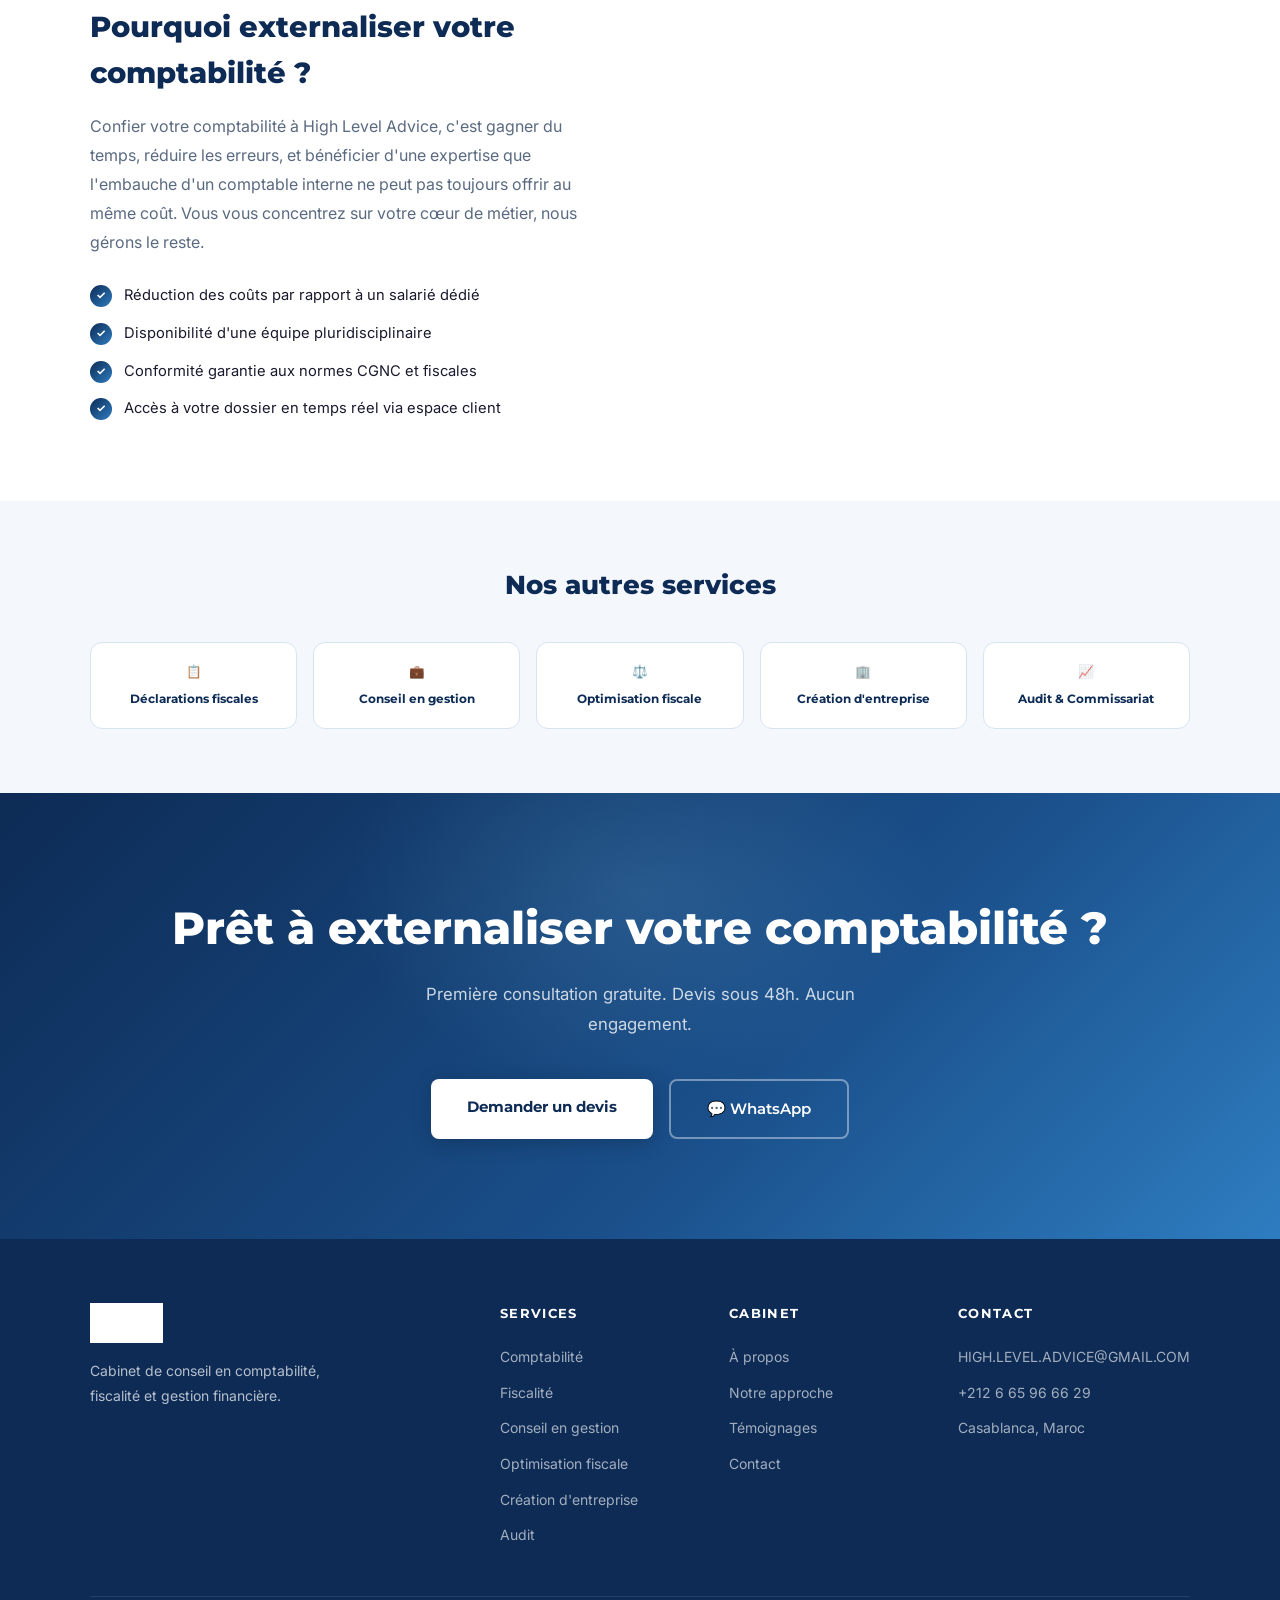
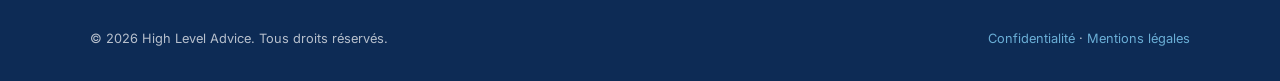
<file: services/comptabilite.html>
<!DOCTYPE html>
<html lang="fr">
<head>
  <meta charset="UTF-8" />
  <meta name="viewport" content="width=device-width, initial-scale=1.0" />
  <title>Comptabilité Générale Casablanca | Tenue Comptable PME — High Level Advice</title>
  <meta name="description" content="Tenue de comptabilité pour PME et TPE à Casablanca et El Jadida. Bilans, états financiers, reporting mensuel. Expert-comptable dédié, réponse en 2h. Devis gratuit." />
  <meta name="robots" content="index, follow" />
  <link rel="canonical" href="https://high-level-advice.vercel.app/services/comptabilite.html" />
  <meta property="og:title" content="Comptabilité Générale Casablanca | High Level Advice" />
  <meta property="og:description" content="Tenue comptable PME à Casablanca et El Jadida. Bilans, reporting, états financiers. Expert dédié 7j/7." />
  <meta property="og:url" content="https://high-level-advice.vercel.app/services/comptabilite.html" />
  <meta property="og:type" content="website" />
  <meta http-equiv="Referrer-Policy" content="strict-origin-when-cross-origin" />
  <script type="application/ld+json">
  {
    "@context": "https://schema.org",
    "@type": "Service",
    "name": "Comptabilité générale",
    "description": "Tenue des livres comptables, états financiers, bilans annuels et reporting mensuel pour PME et TPE à Casablanca et El Jadida.",
    "provider": { "@type": "AccountingService", "name": "High Level Advice", "telephone": "+212665966629", "url": "https://high-level-advice.vercel.app" },
    "areaServed": [{ "@type": "City", "name": "Casablanca" }, { "@type": "City", "name": "El Jadida" }],
    "serviceType": "Comptabilité générale"
  }
  </script>
  <link rel="preconnect" href="https://fonts.googleapis.com" />
  <link rel="preconnect" href="https://fonts.gstatic.com" crossorigin />
  <link href="https://fonts.googleapis.com/css2?family=Montserrat:wght@400;500;600;700;800&family=Inter:wght@300;400;500&display=swap" rel="stylesheet" />
  <link rel="stylesheet" href="../css/style.css" />
</head>
<body>

<nav>
  <a href="../index.html"><img src="../brand_assetes/logo.png" alt="High Level Advice" class="nav-logo" /></a>
  <ul class="nav-links">
    <li><a href="../index.html#services">Services</a></li>
    <li><a href="../index.html#pourquoi">Pourquoi nous</a></li>
    <li><a href="../index.html#processus">Notre approche</a></li>
    <li><a href="../index.html#temoignages">Témoignages</a></li>
    <li><a href="../index.html#contact" class="nav-cta">Consultation gratuite</a></li>
  </ul>
  <div class="nav-hamburger"><span></span><span></span><span></span></div>
</nav>

<div class="mobile-menu">
  <a href="../index.html#services">Services</a>
  <a href="../index.html#pourquoi">Pourquoi nous</a>
  <a href="../index.html#processus">Notre approche</a>
  <a href="../index.html#temoignages">Témoignages</a>
  <a href="../index.html#contact">Consultation gratuite</a>
</div>

<section class="service-hero">
  <div class="service-hero-content">
    <div class="breadcrumb">
      <a href="../index.html">Accueil</a>
      <span>/</span>
      <a href="../index.html#services">Services</a>
      <span>/</span>
      <span style="color:rgba(255,255,255,0.85);">Comptabilité générale</span>
    </div>
    <div class="hero-badge">Service</div>
    <h1>Comptabilité<br/><span style="color:#6AAED6;">générale</span></h1>
    <p>
      Tenue rigoureuse de vos livres comptables, production des états financiers
      et clôtures annuelles conformes aux normes marocaines en vigueur.
    </p>
    <a href="../index.html#contact" class="btn-primary">Demander un devis →</a>
  </div>
</section>

<section class="service-detail">
  <div class="max-w">
    <div class="service-detail-grid">
      <div class="service-content fade-in">
        <h2>Une comptabilité sans faille, pour piloter sereinement</h2>
        <p>
          La comptabilité est le langage de votre entreprise. Des livres bien tenus, c'est
          une visibilité totale sur votre activité, une conformité assurée avec la DGI,
          et une base solide pour toutes vos décisions stratégiques.
        </p>
        <p>
          Chez High Level Advice, nous prenons en charge l'intégralité de votre comptabilité :
          de la saisie des pièces justificatives à la production du bilan annuel, en passant
          par le suivi mensuel de votre trésorerie et de vos indicateurs clés.
        </p>

        <h2 style="margin-top:40px;">Ce que nous prenons en charge</h2>
        <ul class="feature-list">
          <li>Saisie et codification de toutes les écritures comptables</li>
          <li>Tenue du journal général, grand livre et balance</li>
          <li>Rapprochements bancaires mensuels</li>
          <li>Établissement du bilan, du CPC et de l'ESG</li>
          <li>Production des états de synthèse annuels (CGNC)</li>
          <li>Suivi des comptes fournisseurs et clients</li>
          <li>Gestion des immobilisations et des amortissements</li>
          <li>Reporting mensuel et tableaux de bord personnalisés</li>
          <li>Archivage numérique sécurisé de tous vos documents</li>
          <li>Interface directe avec votre expert-comptable ou auditeur</li>
        </ul>

        <h2 style="margin-top:48px;">Pourquoi externaliser votre comptabilité ?</h2>
        <p>
          Confier votre comptabilité à High Level Advice, c'est gagner du temps, réduire les erreurs,
          et bénéficier d'une expertise que l'embauche d'un comptable interne ne peut pas toujours offrir
          au même coût. Vous vous concentrez sur votre cœur de métier, nous gérons le reste.
        </p>
        <ul class="feature-list">
          <li>Réduction des coûts par rapport à un salarié dédié</li>
          <li>Disponibilité d'une équipe pluridisciplinaire</li>
          <li>Conformité garantie aux normes CGNC et fiscales</li>
          <li>Accès à votre dossier en temps réel via espace client</li>
        </ul>
      </div>

      <div class="service-sidebar">
        <div class="sidebar-card fade-in">
          <h3>📊 Ce service inclut</h3>
          <ul class="feature-list" style="margin-top:0;">
            <li>Tenue mensuelle des livres</li>
            <li>Bilan annuel complet</li>
            <li>Rapprochements bancaires</li>
            <li>Reporting personnalisé</li>
            <li>Archivage numérique</li>
          </ul>
        </div>
        <div class="sidebar-cta fade-in">
          <h3>Rappel gratuit en 2h</h3>
          <p style="color:rgba(255,255,255,0.75);font-size:0.85rem;margin-bottom:18px;">Lundi–Dimanche · Direct à votre expert</p>
          <form class="sidebar-form js-wa-form">
            <input type="text" name="nom" placeholder="Votre nom" required />
            <input type="tel" name="telephone" placeholder="+212 6XX XXX XXX" required />
            <select name="service">
              <option value="Comptabilité générale">Comptabilité générale</option>
              <option value="Déclarations fiscales">Déclarations fiscales</option>
              <option value="Optimisation fiscale">Optimisation fiscale</option>
              <option value="Conseil en gestion">Conseil en gestion</option>
              <option value="Création d'entreprise">Création d'entreprise</option>
              <option value="Audit">Audit & Commissariat</option>
            </select>
            <button type="submit" class="btn-form-submit" style="margin-top:4px;">💬 Me faire rappeler</button>
          </form>
        </div>
      </div>
    </div>
  </div>
</section>

<div class="other-services">
  <div class="max-w">
    <h2>Nos autres services</h2>
    <div class="other-services-grid">
      <a href="fiscalite.html" class="mini-service-card">
        <span class="mini-icon">📋</span>
        <span>Déclarations fiscales</span>
      </a>
      <a href="conseil-gestion.html" class="mini-service-card">
        <span class="mini-icon">💼</span>
        <span>Conseil en gestion</span>
      </a>
      <a href="optimisation-fiscale.html" class="mini-service-card">
        <span class="mini-icon">⚖️</span>
        <span>Optimisation fiscale</span>
      </a>
      <a href="creation-entreprise.html" class="mini-service-card">
        <span class="mini-icon">🏢</span>
        <span>Création d'entreprise</span>
      </a>
      <a href="audit.html" class="mini-service-card">
        <span class="mini-icon">📈</span>
        <span>Audit & Commissariat</span>
      </a>
    </div>
  </div>
</div>

<section class="cta-section">
  <h2>Prêt à externaliser votre comptabilité ?</h2>
  <p>Première consultation gratuite. Devis sous 48h. Aucun engagement.</p>
  <div class="cta-actions">
    <a href="mailto:HIGH.LEVEL.ADVICE@GMAIL.COM" class="btn-cta-primary">Demander un devis</a>
    <a href="https://wa.me/212665966629?text=Bonjour%2C%20j%27ai%20une%20d%C3%A9claration%20fiscale%20urgente%20et%20j%27ai%20besoin%20d%27aide%20rapidement.%20Pouvez-vous%20me%20rappeler%20%3F" target="_blank" rel="noopener" class="btn-cta-secondary">💬 WhatsApp</a>
  </div>
</section>

<footer>
  <div class="footer-grid">
    <div class="footer-brand">
      <img src="../brand_assetes/logo.png" alt="High Level Advice" />
      <p>Cabinet de conseil en comptabilité, fiscalité et gestion financière.</p>
    </div>
    <div class="footer-col">
      <h4>Services</h4>
      <ul>
        <li><a href="comptabilite.html">Comptabilité</a></li>
        <li><a href="fiscalite.html">Fiscalité</a></li>
        <li><a href="conseil-gestion.html">Conseil en gestion</a></li>
        <li><a href="optimisation-fiscale.html">Optimisation fiscale</a></li>
        <li><a href="creation-entreprise.html">Création d'entreprise</a></li>
        <li><a href="audit.html">Audit</a></li>
      </ul>
    </div>
    <div class="footer-col">
      <h4>Cabinet</h4>
      <ul>
        <li><a href="../index.html#pourquoi">À propos</a></li>
        <li><a href="../index.html#processus">Notre approche</a></li>
        <li><a href="../index.html#temoignages">Témoignages</a></li>
        <li><a href="../index.html#contact">Contact</a></li>
      </ul>
    </div>
    <div class="footer-col">
      <h4>Contact</h4>
      <ul>
        <li><a href="mailto:HIGH.LEVEL.ADVICE@GMAIL.COM">HIGH.LEVEL.ADVICE@GMAIL.COM</a></li>
        <li><a href="tel:+212665966629">+212 6 65 96 66 29</a></li>
        <li><a href="#">Casablanca, Maroc</a></li>
      </ul>
    </div>
  </div>
  <div class="footer-bottom">
    <span>© 2026 High Level Advice. Tous droits réservés.</span>
    <span><a href="#">Confidentialité</a> · <a href="#">Mentions légales</a></span>
  </div>
</footer>

<!-- ─── FLOATING WHATSAPP ─── -->
<a href="https://wa.me/212665966629?text=Bonjour%2C%20j%27ai%20une%20d%C3%A9claration%20fiscale%20urgente%20et%20j%27ai%20besoin%20d%27aide%20rapidement.%20Pouvez-vous%20me%20rappeler%20%3F" target="_blank" rel="noopener" class="wa-float" aria-label="WhatsApp">
  <span class="wa-pulse"></span>
  <svg width="22" height="22" viewBox="0 0 24 24" fill="currentColor"><path d="M17.472 14.382c-.297-.149-1.758-.867-2.03-.967-.273-.099-.471-.148-.67.15-.197.297-.767.966-.94 1.164-.173.199-.347.223-.644.075-.297-.15-1.255-.463-2.39-1.475-.883-.788-1.48-1.761-1.653-2.059-.173-.297-.018-.458.13-.606.134-.133.298-.347.446-.52.149-.174.198-.298.298-.497.099-.198.05-.371-.025-.52-.075-.149-.669-1.612-.916-2.207-.242-.579-.487-.5-.669-.51-.173-.008-.371-.01-.57-.01-.198 0-.52.074-.792.372-.272.297-1.04 1.016-1.04 2.479 0 1.462 1.065 2.875 1.213 3.074.149.198 2.096 3.2 5.077 4.487.709.306 1.262.489 1.694.625.712.227 1.36.195 1.871.118.571-.085 1.758-.719 2.006-1.413.248-.694.248-1.289.173-1.413-.074-.124-.272-.198-.57-.347z"/><path d="M12 0C5.373 0 0 5.373 0 12c0 2.123.554 4.118 1.522 5.852L0 24l6.335-1.493A11.95 11.95 0 0012 24c6.627 0 12-5.373 12-12S18.627 0 12 0zm0 21.818a9.818 9.818 0 01-5.006-1.371l-.36-.213-3.76.886.934-3.652-.234-.374A9.818 9.818 0 1112 21.818z"/></svg>
  Réponse en 2h
</a>
<script src="../js/main.js"></script>
</body>
</html>
</file>
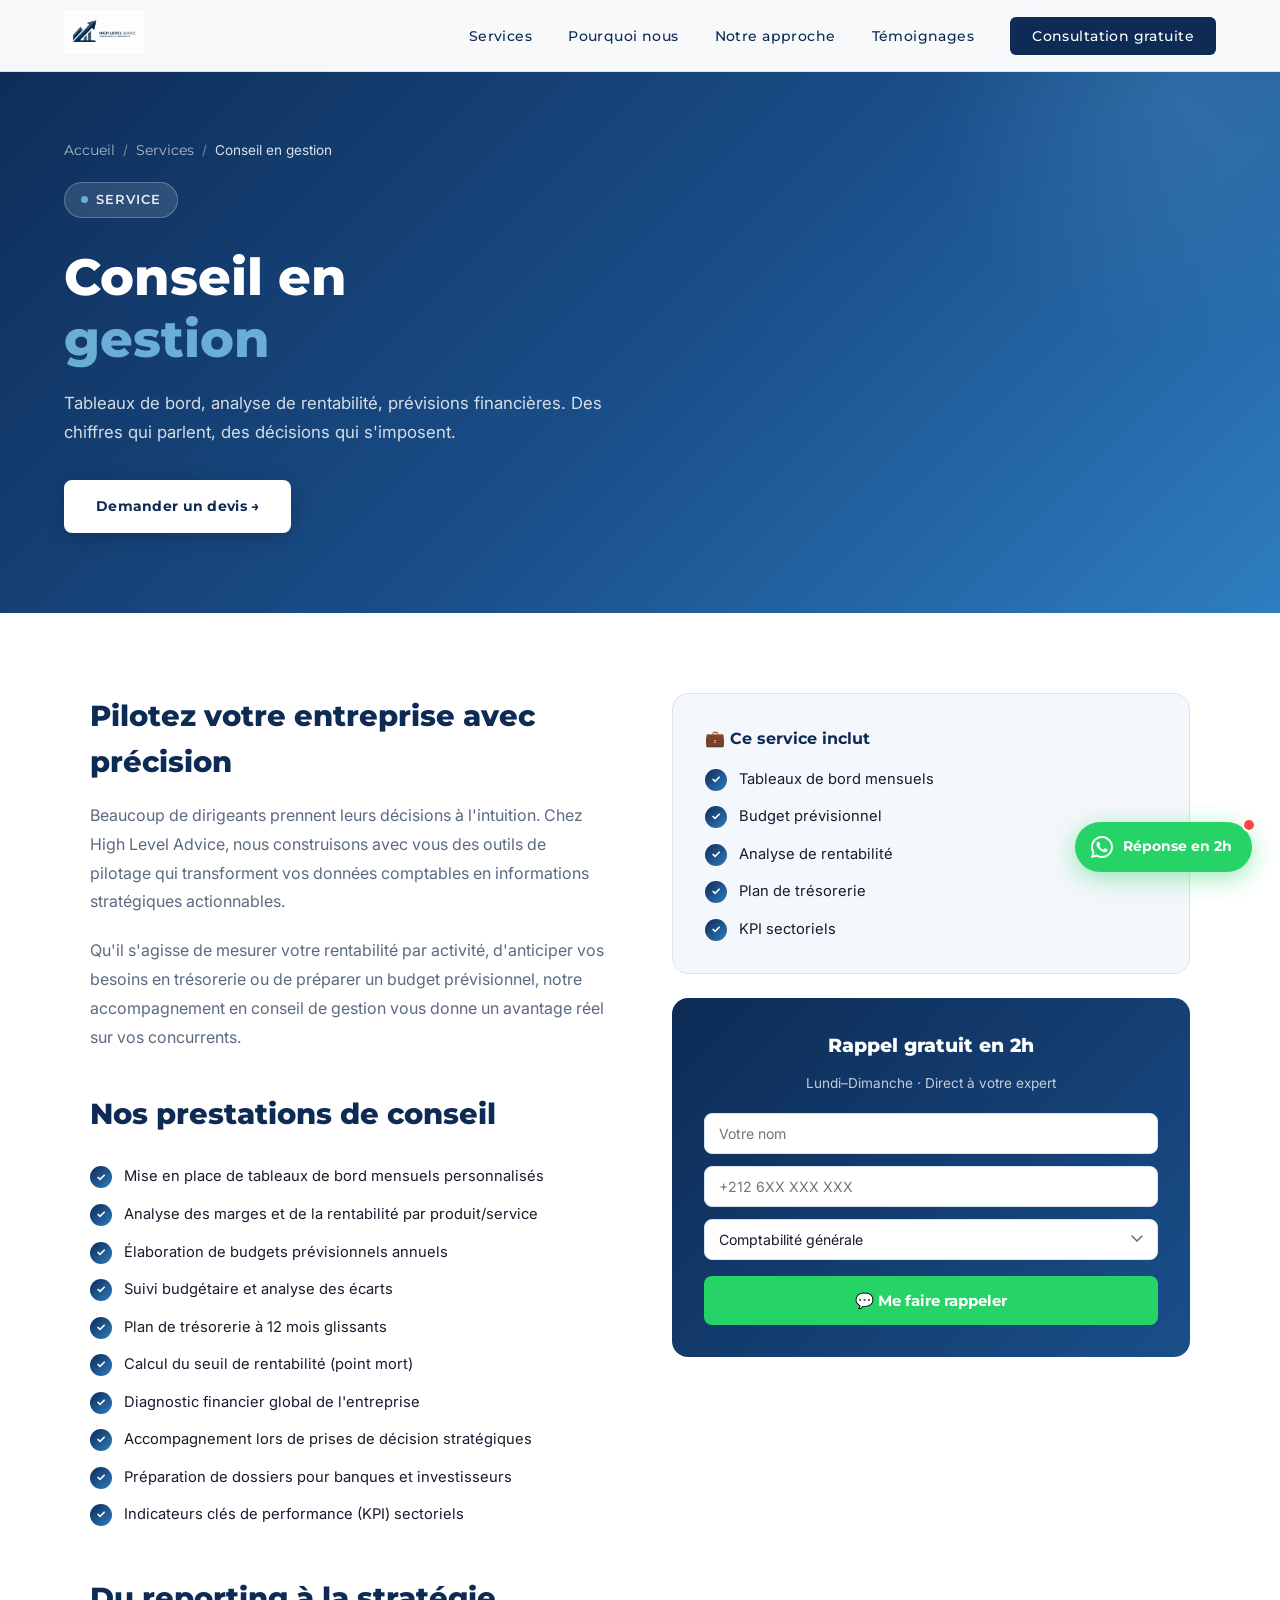
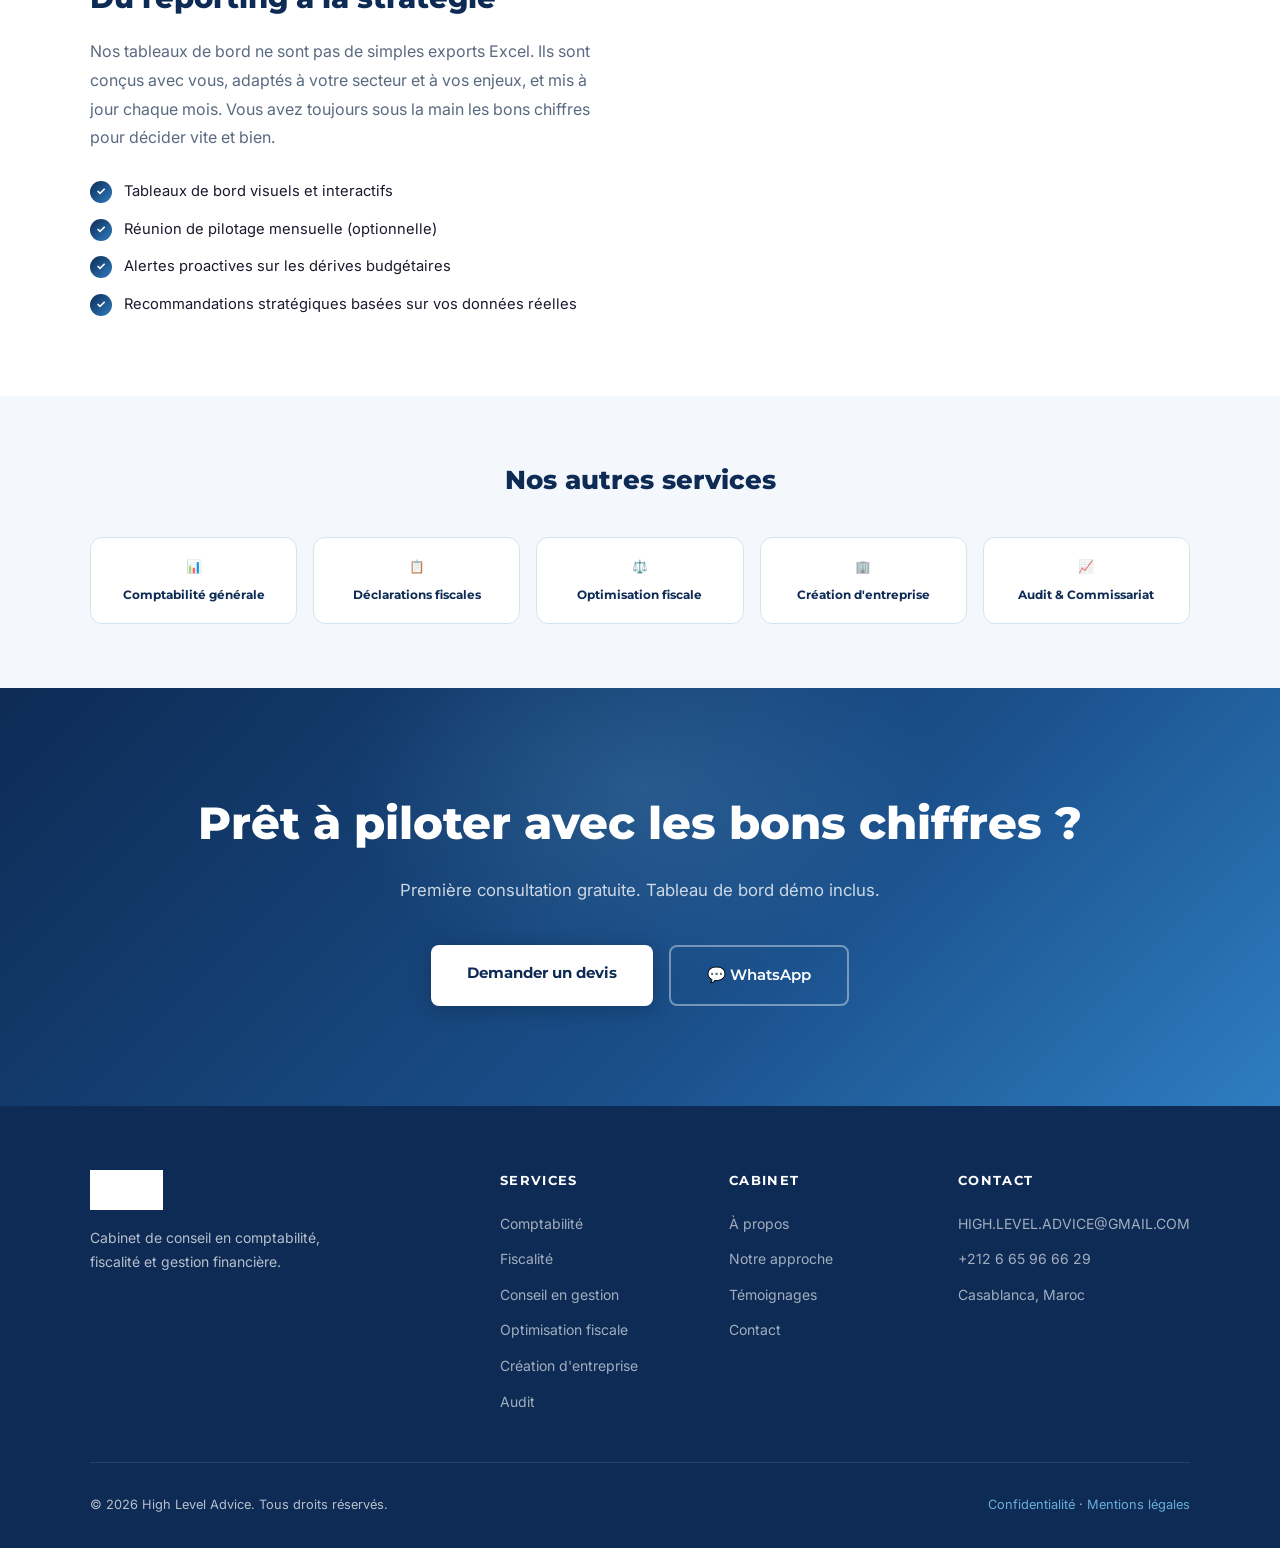
<file: services/conseil-gestion.html>
<!DOCTYPE html>
<html lang="fr">
<head>
  <meta charset="UTF-8" />
  <meta name="viewport" content="width=device-width, initial-scale=1.0" />
  <title>Conseil en Gestion d'Entreprise Casablanca | High Level Advice</title>
  <meta name="description" content="Tableaux de bord, analyse de rentabilité, plan de trésorerie pour PME à Casablanca et El Jadida. Pilotez votre entreprise avec les bons chiffres. Consultation gratuite." />
  <meta name="robots" content="index, follow" />
  <link rel="canonical" href="https://high-level-advice.vercel.app/services/conseil-gestion.html" />
  <meta property="og:title" content="Conseil en Gestion d'Entreprise Casablanca | High Level Advice" />
  <meta property="og:description" content="Tableaux de bord, budget prévisionnel, analyse de rentabilité pour PME à Casablanca. Décisions basées sur vos vrais chiffres." />
  <meta property="og:url" content="https://high-level-advice.vercel.app/services/conseil-gestion.html" />
  <meta property="og:type" content="website" />
  <meta http-equiv="Referrer-Policy" content="strict-origin-when-cross-origin" />
  <script type="application/ld+json">
  {
    "@context": "https://schema.org",
    "@type": "Service",
    "name": "Conseil en gestion d'entreprise",
    "description": "Tableaux de bord personnalisés, budgets prévisionnels, analyse de rentabilité et plan de trésorerie pour PME.",
    "provider": { "@type": "AccountingService", "name": "High Level Advice", "telephone": "+212665966629", "url": "https://high-level-advice.vercel.app" },
    "areaServed": [{ "@type": "City", "name": "Casablanca" }, { "@type": "City", "name": "El Jadida" }],
    "serviceType": "Conseil en gestion"
  }
  </script>
  <link rel="preconnect" href="https://fonts.googleapis.com" />
  <link rel="preconnect" href="https://fonts.gstatic.com" crossorigin />
  <link href="https://fonts.googleapis.com/css2?family=Montserrat:wght@400;500;600;700;800&family=Inter:wght@300;400;500&display=swap" rel="stylesheet" />
  <link rel="stylesheet" href="../css/style.css" />
</head>
<body>

<nav>
  <a href="../index.html"><img src="../brand_assetes/logo.png" alt="High Level Advice" class="nav-logo" /></a>
  <ul class="nav-links">
    <li><a href="../index.html#services">Services</a></li>
    <li><a href="../index.html#pourquoi">Pourquoi nous</a></li>
    <li><a href="../index.html#processus">Notre approche</a></li>
    <li><a href="../index.html#temoignages">Témoignages</a></li>
    <li><a href="../index.html#contact" class="nav-cta">Consultation gratuite</a></li>
  </ul>
  <div class="nav-hamburger"><span></span><span></span><span></span></div>
</nav>

<div class="mobile-menu">
  <a href="../index.html#services">Services</a>
  <a href="../index.html#pourquoi">Pourquoi nous</a>
  <a href="../index.html#processus">Notre approche</a>
  <a href="../index.html#temoignages">Témoignages</a>
  <a href="../index.html#contact">Consultation gratuite</a>
</div>

<section class="service-hero">
  <div class="service-hero-content">
    <div class="breadcrumb">
      <a href="../index.html">Accueil</a>
      <span>/</span>
      <a href="../index.html#services">Services</a>
      <span>/</span>
      <span style="color:rgba(255,255,255,0.85);">Conseil en gestion</span>
    </div>
    <div class="hero-badge">Service</div>
    <h1>Conseil en<br/><span style="color:#6AAED6;">gestion</span></h1>
    <p>
      Tableaux de bord, analyse de rentabilité, prévisions financières.
      Des chiffres qui parlent, des décisions qui s'imposent.
    </p>
    <a href="../index.html#contact" class="btn-primary">Demander un devis →</a>
  </div>
</section>

<section class="service-detail">
  <div class="max-w">
    <div class="service-detail-grid">
      <div class="service-content fade-in">
        <h2>Pilotez votre entreprise avec précision</h2>
        <p>
          Beaucoup de dirigeants prennent leurs décisions à l'intuition. Chez High Level Advice,
          nous construisons avec vous des outils de pilotage qui transforment vos données
          comptables en informations stratégiques actionnables.
        </p>
        <p>
          Qu'il s'agisse de mesurer votre rentabilité par activité, d'anticiper vos besoins
          en trésorerie ou de préparer un budget prévisionnel, notre accompagnement en conseil
          de gestion vous donne un avantage réel sur vos concurrents.
        </p>

        <h2 style="margin-top:40px;">Nos prestations de conseil</h2>
        <ul class="feature-list">
          <li>Mise en place de tableaux de bord mensuels personnalisés</li>
          <li>Analyse des marges et de la rentabilité par produit/service</li>
          <li>Élaboration de budgets prévisionnels annuels</li>
          <li>Suivi budgétaire et analyse des écarts</li>
          <li>Plan de trésorerie à 12 mois glissants</li>
          <li>Calcul du seuil de rentabilité (point mort)</li>
          <li>Diagnostic financier global de l'entreprise</li>
          <li>Accompagnement lors de prises de décision stratégiques</li>
          <li>Préparation de dossiers pour banques et investisseurs</li>
          <li>Indicateurs clés de performance (KPI) sectoriels</li>
        </ul>

        <h2 style="margin-top:48px;">Du reporting à la stratégie</h2>
        <p>
          Nos tableaux de bord ne sont pas de simples exports Excel. Ils sont conçus avec vous,
          adaptés à votre secteur et à vos enjeux, et mis à jour chaque mois. Vous avez toujours
          sous la main les bons chiffres pour décider vite et bien.
        </p>
        <ul class="feature-list">
          <li>Tableaux de bord visuels et interactifs</li>
          <li>Réunion de pilotage mensuelle (optionnelle)</li>
          <li>Alertes proactives sur les dérives budgétaires</li>
          <li>Recommandations stratégiques basées sur vos données réelles</li>
        </ul>
      </div>

      <div class="service-sidebar">
        <div class="sidebar-card fade-in">
          <h3>💼 Ce service inclut</h3>
          <ul class="feature-list" style="margin-top:0;">
            <li>Tableaux de bord mensuels</li>
            <li>Budget prévisionnel</li>
            <li>Analyse de rentabilité</li>
            <li>Plan de trésorerie</li>
            <li>KPI sectoriels</li>
          </ul>
        </div>
        <div class="sidebar-cta fade-in">
          <h3>Rappel gratuit en 2h</h3>
          <p style="color:rgba(255,255,255,0.75);font-size:0.85rem;margin-bottom:18px;">Lundi–Dimanche · Direct à votre expert</p>
          <form class="sidebar-form js-wa-form">
            <input type="text" name="nom" placeholder="Votre nom" required />
            <input type="tel" name="telephone" placeholder="+212 6XX XXX XXX" required />
            <select name="service">
              <option value="Comptabilité générale">Comptabilité générale</option>
              <option value="Déclarations fiscales">Déclarations fiscales</option>
              <option value="Optimisation fiscale">Optimisation fiscale</option>
              <option value="Conseil en gestion">Conseil en gestion</option>
              <option value="Création d'entreprise">Création d'entreprise</option>
              <option value="Audit">Audit & Commissariat</option>
            </select>
            <button type="submit" class="btn-form-submit" style="margin-top:4px;">💬 Me faire rappeler</button>
          </form>
        </div>
      </div>
    </div>
  </div>
</section>

<div class="other-services">
  <div class="max-w">
    <h2>Nos autres services</h2>
    <div class="other-services-grid">
      <a href="comptabilite.html" class="mini-service-card">
        <span class="mini-icon">📊</span>
        <span>Comptabilité générale</span>
      </a>
      <a href="fiscalite.html" class="mini-service-card">
        <span class="mini-icon">📋</span>
        <span>Déclarations fiscales</span>
      </a>
      <a href="optimisation-fiscale.html" class="mini-service-card">
        <span class="mini-icon">⚖️</span>
        <span>Optimisation fiscale</span>
      </a>
      <a href="creation-entreprise.html" class="mini-service-card">
        <span class="mini-icon">🏢</span>
        <span>Création d'entreprise</span>
      </a>
      <a href="audit.html" class="mini-service-card">
        <span class="mini-icon">📈</span>
        <span>Audit & Commissariat</span>
      </a>
    </div>
  </div>
</div>

<section class="cta-section">
  <h2>Prêt à piloter avec les bons chiffres ?</h2>
  <p>Première consultation gratuite. Tableau de bord démo inclus.</p>
  <div class="cta-actions">
    <a href="mailto:HIGH.LEVEL.ADVICE@GMAIL.COM" class="btn-cta-primary">Demander un devis</a>
    <a href="https://wa.me/212665966629?text=Bonjour%2C%20j%27ai%20une%20d%C3%A9claration%20fiscale%20urgente%20et%20j%27ai%20besoin%20d%27aide%20rapidement.%20Pouvez-vous%20me%20rappeler%20%3F" target="_blank" rel="noopener" class="btn-cta-secondary">💬 WhatsApp</a>
  </div>
</section>

<footer>
  <div class="footer-grid">
    <div class="footer-brand">
      <img src="../brand_assetes/logo.png" alt="High Level Advice" />
      <p>Cabinet de conseil en comptabilité, fiscalité et gestion financière.</p>
    </div>
    <div class="footer-col">
      <h4>Services</h4>
      <ul>
        <li><a href="comptabilite.html">Comptabilité</a></li>
        <li><a href="fiscalite.html">Fiscalité</a></li>
        <li><a href="conseil-gestion.html">Conseil en gestion</a></li>
        <li><a href="optimisation-fiscale.html">Optimisation fiscale</a></li>
        <li><a href="creation-entreprise.html">Création d'entreprise</a></li>
        <li><a href="audit.html">Audit</a></li>
      </ul>
    </div>
    <div class="footer-col">
      <h4>Cabinet</h4>
      <ul>
        <li><a href="../index.html#pourquoi">À propos</a></li>
        <li><a href="../index.html#processus">Notre approche</a></li>
        <li><a href="../index.html#temoignages">Témoignages</a></li>
        <li><a href="../index.html#contact">Contact</a></li>
      </ul>
    </div>
    <div class="footer-col">
      <h4>Contact</h4>
      <ul>
        <li><a href="mailto:HIGH.LEVEL.ADVICE@GMAIL.COM">HIGH.LEVEL.ADVICE@GMAIL.COM</a></li>
        <li><a href="tel:+212665966629">+212 6 65 96 66 29</a></li>
        <li><a href="#">Casablanca, Maroc</a></li>
      </ul>
    </div>
  </div>
  <div class="footer-bottom">
    <span>© 2026 High Level Advice. Tous droits réservés.</span>
    <span><a href="#">Confidentialité</a> · <a href="#">Mentions légales</a></span>
  </div>
</footer>

<!-- ─── FLOATING WHATSAPP ─── -->
<a href="https://wa.me/212665966629?text=Bonjour%2C%20j%27ai%20une%20d%C3%A9claration%20fiscale%20urgente%20et%20j%27ai%20besoin%20d%27aide%20rapidement.%20Pouvez-vous%20me%20rappeler%20%3F" target="_blank" rel="noopener" class="wa-float" aria-label="WhatsApp">
  <span class="wa-pulse"></span>
  <svg width="22" height="22" viewBox="0 0 24 24" fill="currentColor"><path d="M17.472 14.382c-.297-.149-1.758-.867-2.03-.967-.273-.099-.471-.148-.67.15-.197.297-.767.966-.94 1.164-.173.199-.347.223-.644.075-.297-.15-1.255-.463-2.39-1.475-.883-.788-1.48-1.761-1.653-2.059-.173-.297-.018-.458.13-.606.134-.133.298-.347.446-.52.149-.174.198-.298.298-.497.099-.198.05-.371-.025-.52-.075-.149-.669-1.612-.916-2.207-.242-.579-.487-.5-.669-.51-.173-.008-.371-.01-.57-.01-.198 0-.52.074-.792.372-.272.297-1.04 1.016-1.04 2.479 0 1.462 1.065 2.875 1.213 3.074.149.198 2.096 3.2 5.077 4.487.709.306 1.262.489 1.694.625.712.227 1.36.195 1.871.118.571-.085 1.758-.719 2.006-1.413.248-.694.248-1.289.173-1.413-.074-.124-.272-.198-.57-.347z"/><path d="M12 0C5.373 0 0 5.373 0 12c0 2.123.554 4.118 1.522 5.852L0 24l6.335-1.493A11.95 11.95 0 0012 24c6.627 0 12-5.373 12-12S18.627 0 12 0zm0 21.818a9.818 9.818 0 01-5.006-1.371l-.36-.213-3.76.886.934-3.652-.234-.374A9.818 9.818 0 1112 21.818z"/></svg>
  Réponse en 2h
</a>
<script src="../js/main.js"></script>
</body>
</html>
</file>
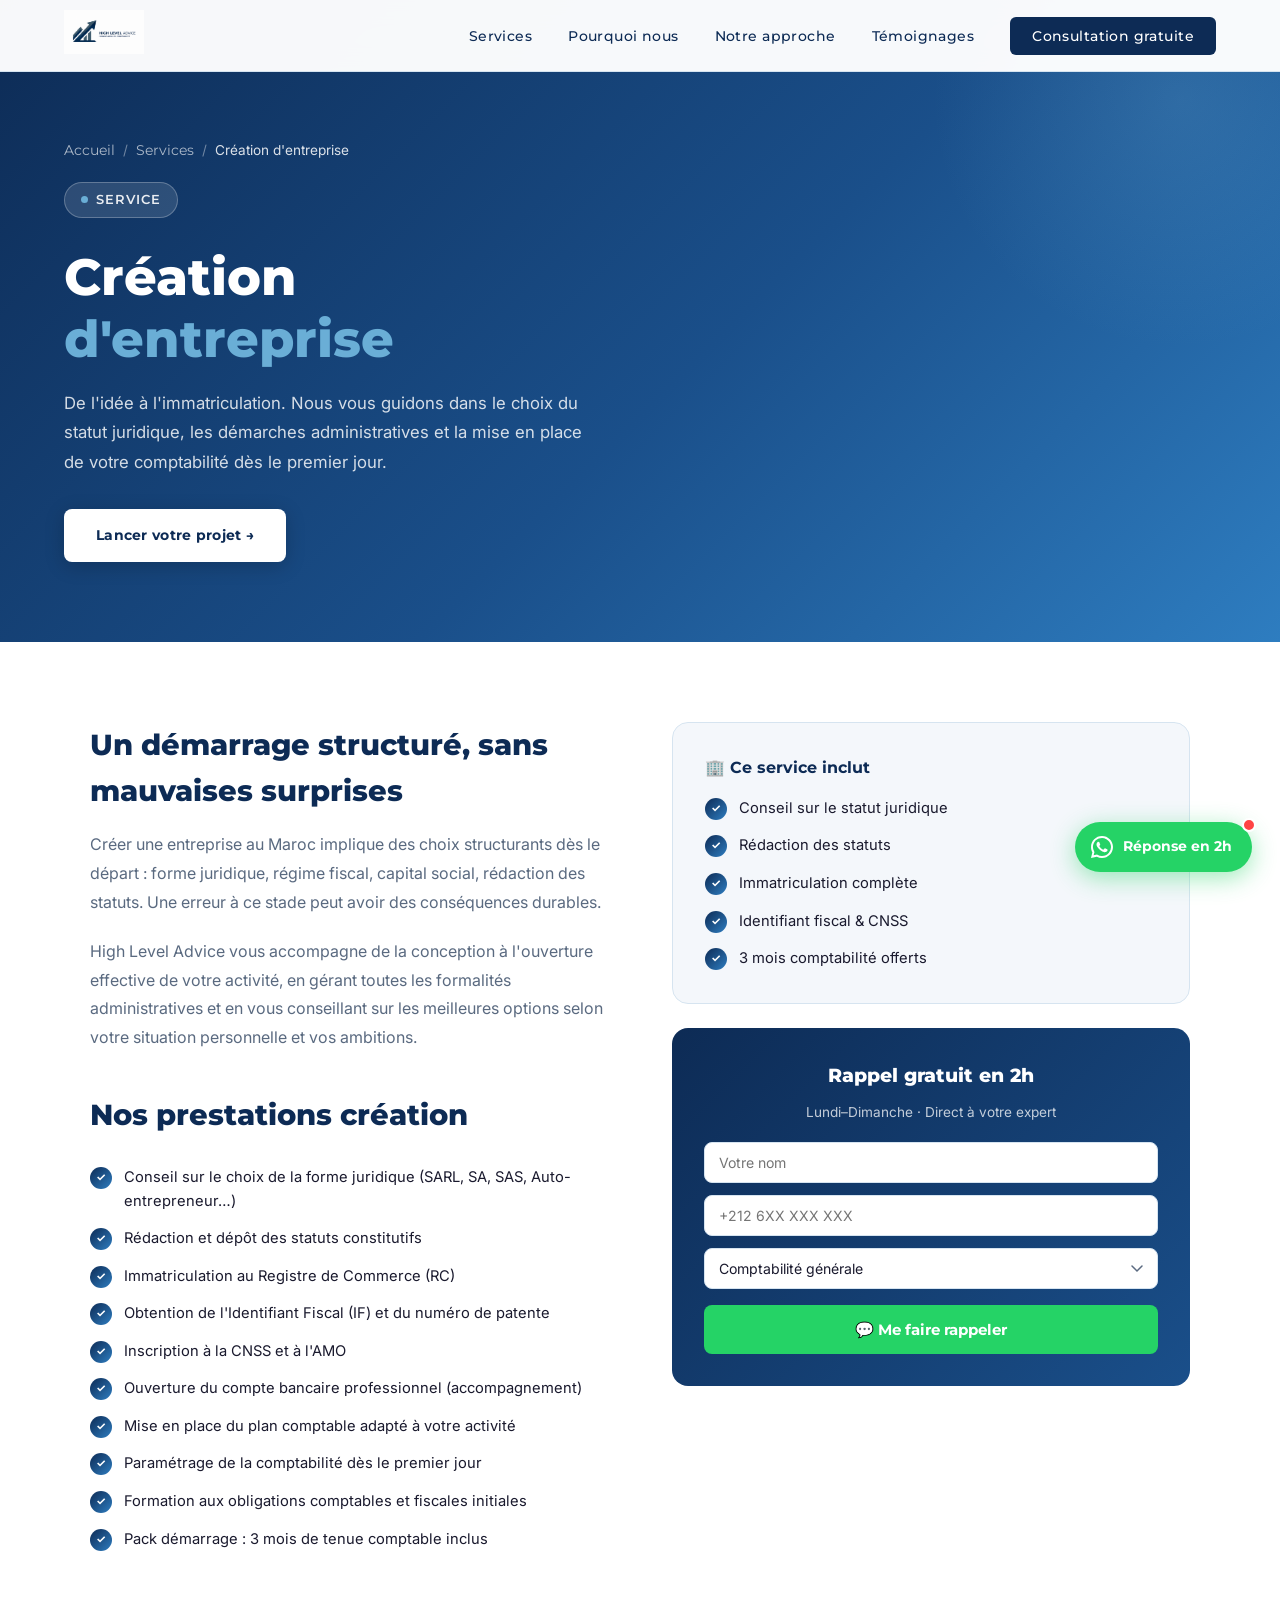
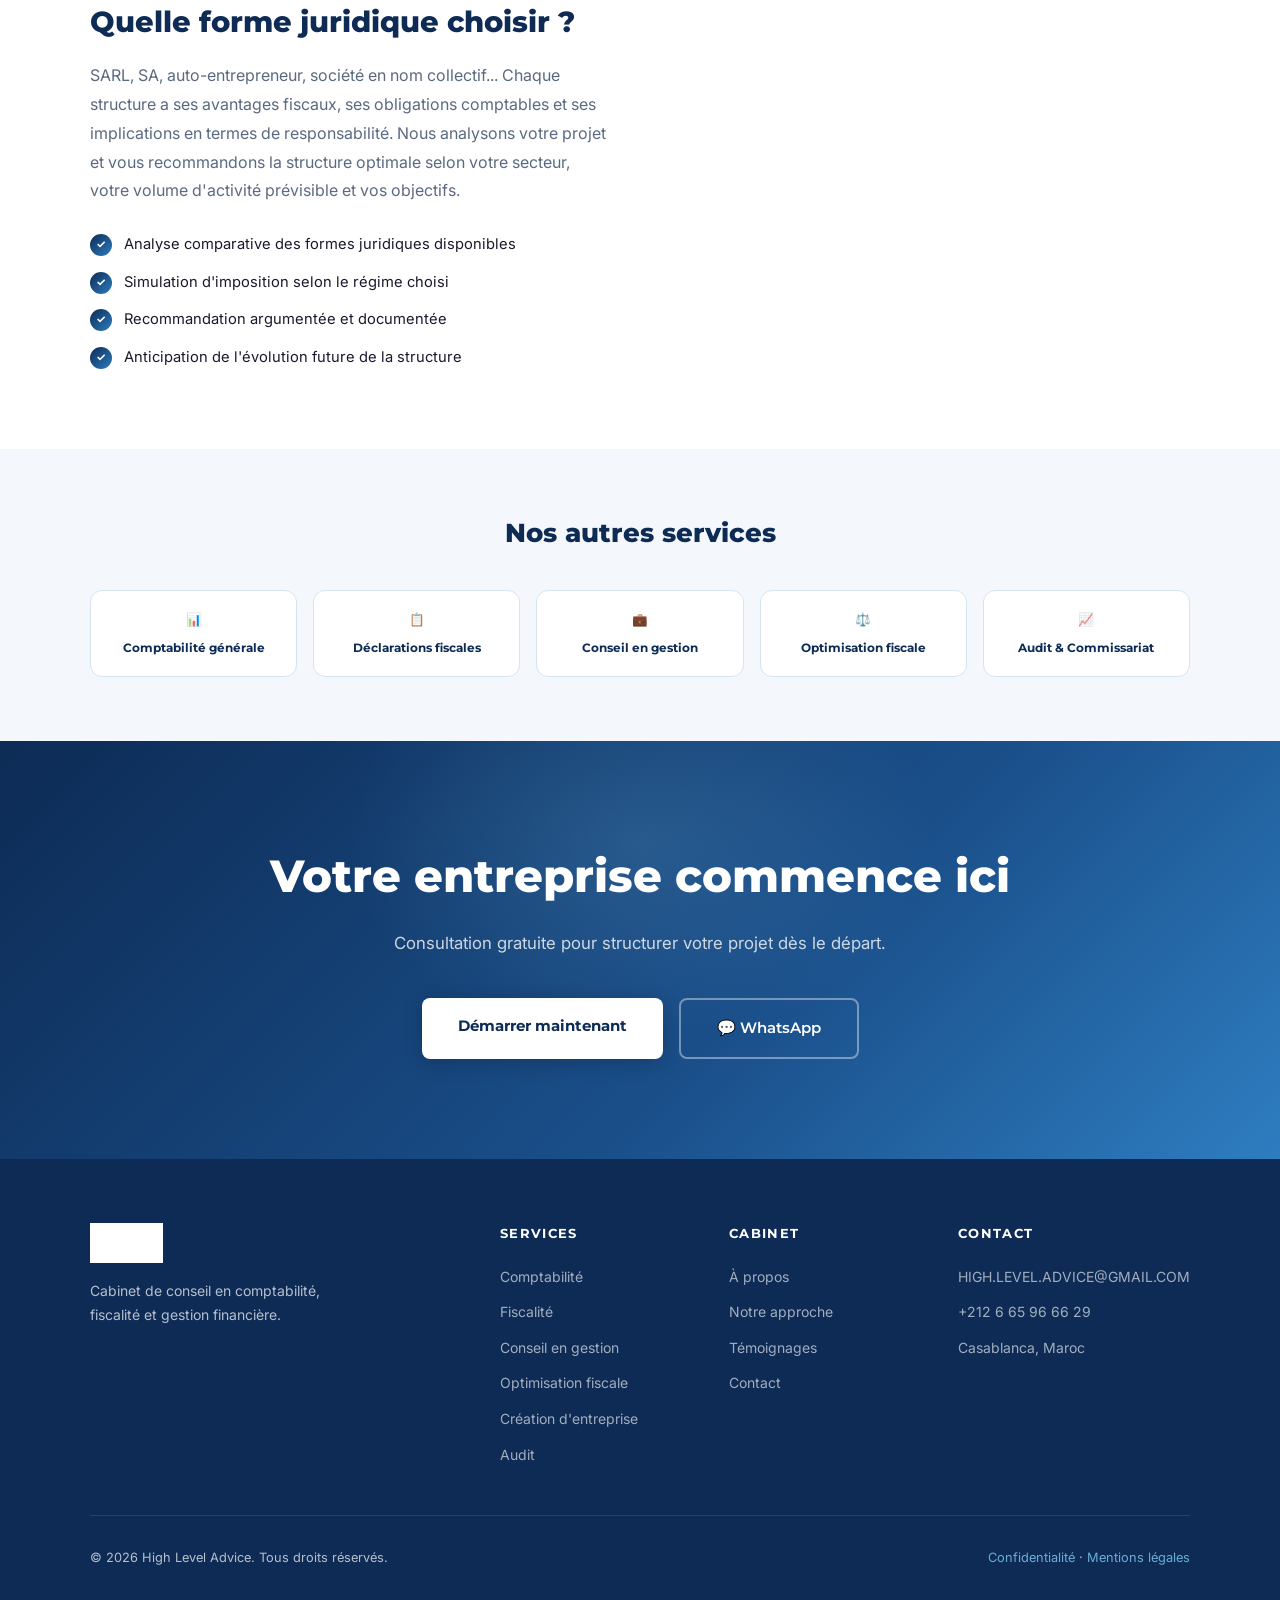
<file: services/creation-entreprise.html>
<!DOCTYPE html>
<html lang="fr">
<head>
  <meta charset="UTF-8" />
  <meta name="viewport" content="width=device-width, initial-scale=1.0" />
  <title>Création d'Entreprise Casablanca — SARL, SA, Auto-entrepreneur | High Level Advice</title>
  <meta name="description" content="Immatriculation SARL, SA, auto-entrepreneur à Casablanca et El Jadida. Statuts, RC, IF, CNSS en 10 jours. Pack démarrage avec 3 mois de comptabilité inclus." />
  <meta name="robots" content="index, follow" />
  <link rel="canonical" href="https://high-level-advice.vercel.app/services/creation-entreprise.html" />
  <meta property="og:title" content="Création d'Entreprise Casablanca — SARL, SA | High Level Advice" />
  <meta property="og:description" content="Créez votre SARL ou SA à Casablanca en 10 jours. Statuts, RC, IF, CNSS tout inclus. Pack démarrage comptabilité offert." />
  <meta property="og:url" content="https://high-level-advice.vercel.app/services/creation-entreprise.html" />
  <meta property="og:type" content="website" />
  <meta http-equiv="Referrer-Policy" content="strict-origin-when-cross-origin" />
  <script type="application/ld+json">
  {
    "@context": "https://schema.org",
    "@type": "Service",
    "name": "Création d'entreprise SARL SA Maroc",
    "description": "Accompagnement complet pour la création d'entreprise au Maroc : SARL, SA, auto-entrepreneur. Statuts, immatriculation RC, IF, CNSS.",
    "provider": { "@type": "AccountingService", "name": "High Level Advice", "telephone": "+212665966629", "url": "https://high-level-advice.vercel.app" },
    "areaServed": [{ "@type": "City", "name": "Casablanca" }, { "@type": "City", "name": "El Jadida" }],
    "serviceType": "Création d'entreprise"
  }
  </script>
  <link rel="preconnect" href="https://fonts.googleapis.com" />
  <link rel="preconnect" href="https://fonts.gstatic.com" crossorigin />
  <link href="https://fonts.googleapis.com/css2?family=Montserrat:wght@400;500;600;700;800&family=Inter:wght@300;400;500&display=swap" rel="stylesheet" />
  <link rel="stylesheet" href="../css/style.css" />
</head>
<body>

<nav>
  <a href="../index.html"><img src="../brand_assetes/logo.png" alt="High Level Advice" class="nav-logo" /></a>
  <ul class="nav-links">
    <li><a href="../index.html#services">Services</a></li>
    <li><a href="../index.html#pourquoi">Pourquoi nous</a></li>
    <li><a href="../index.html#processus">Notre approche</a></li>
    <li><a href="../index.html#temoignages">Témoignages</a></li>
    <li><a href="../index.html#contact" class="nav-cta">Consultation gratuite</a></li>
  </ul>
  <div class="nav-hamburger"><span></span><span></span><span></span></div>
</nav>

<div class="mobile-menu">
  <a href="../index.html#services">Services</a>
  <a href="../index.html#pourquoi">Pourquoi nous</a>
  <a href="../index.html#processus">Notre approche</a>
  <a href="../index.html#temoignages">Témoignages</a>
  <a href="../index.html#contact">Consultation gratuite</a>
</div>

<section class="service-hero">
  <div class="service-hero-content">
    <div class="breadcrumb">
      <a href="../index.html">Accueil</a>
      <span>/</span>
      <a href="../index.html#services">Services</a>
      <span>/</span>
      <span style="color:rgba(255,255,255,0.85);">Création d'entreprise</span>
    </div>
    <div class="hero-badge">Service</div>
    <h1>Création<br/><span style="color:#6AAED6;">d'entreprise</span></h1>
    <p>
      De l'idée à l'immatriculation. Nous vous guidons dans le choix du statut juridique,
      les démarches administratives et la mise en place de votre comptabilité dès le premier jour.
    </p>
    <a href="../index.html#contact" class="btn-primary">Lancer votre projet →</a>
  </div>
</section>

<section class="service-detail">
  <div class="max-w">
    <div class="service-detail-grid">
      <div class="service-content fade-in">
        <h2>Un démarrage structuré, sans mauvaises surprises</h2>
        <p>
          Créer une entreprise au Maroc implique des choix structurants dès le départ :
          forme juridique, régime fiscal, capital social, rédaction des statuts.
          Une erreur à ce stade peut avoir des conséquences durables.
        </p>
        <p>
          High Level Advice vous accompagne de la conception à l'ouverture effective de votre activité,
          en gérant toutes les formalités administratives et en vous conseillant sur les
          meilleures options selon votre situation personnelle et vos ambitions.
        </p>

        <h2 style="margin-top:40px;">Nos prestations création</h2>
        <ul class="feature-list">
          <li>Conseil sur le choix de la forme juridique (SARL, SA, SAS, Auto-entrepreneur…)</li>
          <li>Rédaction et dépôt des statuts constitutifs</li>
          <li>Immatriculation au Registre de Commerce (RC)</li>
          <li>Obtention de l'Identifiant Fiscal (IF) et du numéro de patente</li>
          <li>Inscription à la CNSS et à l'AMO</li>
          <li>Ouverture du compte bancaire professionnel (accompagnement)</li>
          <li>Mise en place du plan comptable adapté à votre activité</li>
          <li>Paramétrage de la comptabilité dès le premier jour</li>
          <li>Formation aux obligations comptables et fiscales initiales</li>
          <li>Pack démarrage : 3 mois de tenue comptable inclus</li>
        </ul>

        <h2 style="margin-top:48px;">Quelle forme juridique choisir ?</h2>
        <p>
          SARL, SA, auto-entrepreneur, société en nom collectif... Chaque structure a ses
          avantages fiscaux, ses obligations comptables et ses implications en termes de
          responsabilité. Nous analysons votre projet et vous recommandons la structure
          optimale selon votre secteur, votre volume d'activité prévisible et vos objectifs.
        </p>
        <ul class="feature-list">
          <li>Analyse comparative des formes juridiques disponibles</li>
          <li>Simulation d'imposition selon le régime choisi</li>
          <li>Recommandation argumentée et documentée</li>
          <li>Anticipation de l'évolution future de la structure</li>
        </ul>
      </div>

      <div class="service-sidebar">
        <div class="sidebar-card fade-in">
          <h3>🏢 Ce service inclut</h3>
          <ul class="feature-list" style="margin-top:0;">
            <li>Conseil sur le statut juridique</li>
            <li>Rédaction des statuts</li>
            <li>Immatriculation complète</li>
            <li>Identifiant fiscal & CNSS</li>
            <li>3 mois comptabilité offerts</li>
          </ul>
        </div>
        <div class="sidebar-cta fade-in">
          <h3>Rappel gratuit en 2h</h3>
          <p style="color:rgba(255,255,255,0.75);font-size:0.85rem;margin-bottom:18px;">Lundi–Dimanche · Direct à votre expert</p>
          <form class="sidebar-form js-wa-form">
            <input type="text" name="nom" placeholder="Votre nom" required />
            <input type="tel" name="telephone" placeholder="+212 6XX XXX XXX" required />
            <select name="service">
              <option value="Comptabilité générale">Comptabilité générale</option>
              <option value="Déclarations fiscales">Déclarations fiscales</option>
              <option value="Optimisation fiscale">Optimisation fiscale</option>
              <option value="Conseil en gestion">Conseil en gestion</option>
              <option value="Création d'entreprise">Création d'entreprise</option>
              <option value="Audit">Audit & Commissariat</option>
            </select>
            <button type="submit" class="btn-form-submit" style="margin-top:4px;">💬 Me faire rappeler</button>
          </form>
        </div>
      </div>
    </div>
  </div>
</section>

<div class="other-services">
  <div class="max-w">
    <h2>Nos autres services</h2>
    <div class="other-services-grid">
      <a href="comptabilite.html" class="mini-service-card">
        <span class="mini-icon">📊</span>
        <span>Comptabilité générale</span>
      </a>
      <a href="fiscalite.html" class="mini-service-card">
        <span class="mini-icon">📋</span>
        <span>Déclarations fiscales</span>
      </a>
      <a href="conseil-gestion.html" class="mini-service-card">
        <span class="mini-icon">💼</span>
        <span>Conseil en gestion</span>
      </a>
      <a href="optimisation-fiscale.html" class="mini-service-card">
        <span class="mini-icon">⚖️</span>
        <span>Optimisation fiscale</span>
      </a>
      <a href="audit.html" class="mini-service-card">
        <span class="mini-icon">📈</span>
        <span>Audit & Commissariat</span>
      </a>
    </div>
  </div>
</div>

<section class="cta-section">
  <h2>Votre entreprise commence ici</h2>
  <p>Consultation gratuite pour structurer votre projet dès le départ.</p>
  <div class="cta-actions">
    <a href="mailto:HIGH.LEVEL.ADVICE@GMAIL.COM" class="btn-cta-primary">Démarrer maintenant</a>
    <a href="https://wa.me/212665966629?text=Bonjour%2C%20j%27ai%20une%20d%C3%A9claration%20fiscale%20urgente%20et%20j%27ai%20besoin%20d%27aide%20rapidement.%20Pouvez-vous%20me%20rappeler%20%3F" target="_blank" rel="noopener" class="btn-cta-secondary">💬 WhatsApp</a>
  </div>
</section>

<footer>
  <div class="footer-grid">
    <div class="footer-brand">
      <img src="../brand_assetes/logo.png" alt="High Level Advice" />
      <p>Cabinet de conseil en comptabilité, fiscalité et gestion financière.</p>
    </div>
    <div class="footer-col">
      <h4>Services</h4>
      <ul>
        <li><a href="comptabilite.html">Comptabilité</a></li>
        <li><a href="fiscalite.html">Fiscalité</a></li>
        <li><a href="conseil-gestion.html">Conseil en gestion</a></li>
        <li><a href="optimisation-fiscale.html">Optimisation fiscale</a></li>
        <li><a href="creation-entreprise.html">Création d'entreprise</a></li>
        <li><a href="audit.html">Audit</a></li>
      </ul>
    </div>
    <div class="footer-col">
      <h4>Cabinet</h4>
      <ul>
        <li><a href="../index.html#pourquoi">À propos</a></li>
        <li><a href="../index.html#processus">Notre approche</a></li>
        <li><a href="../index.html#temoignages">Témoignages</a></li>
        <li><a href="../index.html#contact">Contact</a></li>
      </ul>
    </div>
    <div class="footer-col">
      <h4>Contact</h4>
      <ul>
        <li><a href="mailto:HIGH.LEVEL.ADVICE@GMAIL.COM">HIGH.LEVEL.ADVICE@GMAIL.COM</a></li>
        <li><a href="tel:+212665966629">+212 6 65 96 66 29</a></li>
        <li><a href="#">Casablanca, Maroc</a></li>
      </ul>
    </div>
  </div>
  <div class="footer-bottom">
    <span>© 2026 High Level Advice. Tous droits réservés.</span>
    <span><a href="#">Confidentialité</a> · <a href="#">Mentions légales</a></span>
  </div>
</footer>

<!-- ─── FLOATING WHATSAPP ─── -->
<a href="https://wa.me/212665966629?text=Bonjour%2C%20j%27ai%20une%20d%C3%A9claration%20fiscale%20urgente%20et%20j%27ai%20besoin%20d%27aide%20rapidement.%20Pouvez-vous%20me%20rappeler%20%3F" target="_blank" rel="noopener" class="wa-float" aria-label="WhatsApp">
  <span class="wa-pulse"></span>
  <svg width="22" height="22" viewBox="0 0 24 24" fill="currentColor"><path d="M17.472 14.382c-.297-.149-1.758-.867-2.03-.967-.273-.099-.471-.148-.67.15-.197.297-.767.966-.94 1.164-.173.199-.347.223-.644.075-.297-.15-1.255-.463-2.39-1.475-.883-.788-1.48-1.761-1.653-2.059-.173-.297-.018-.458.13-.606.134-.133.298-.347.446-.52.149-.174.198-.298.298-.497.099-.198.05-.371-.025-.52-.075-.149-.669-1.612-.916-2.207-.242-.579-.487-.5-.669-.51-.173-.008-.371-.01-.57-.01-.198 0-.52.074-.792.372-.272.297-1.04 1.016-1.04 2.479 0 1.462 1.065 2.875 1.213 3.074.149.198 2.096 3.2 5.077 4.487.709.306 1.262.489 1.694.625.712.227 1.36.195 1.871.118.571-.085 1.758-.719 2.006-1.413.248-.694.248-1.289.173-1.413-.074-.124-.272-.198-.57-.347z"/><path d="M12 0C5.373 0 0 5.373 0 12c0 2.123.554 4.118 1.522 5.852L0 24l6.335-1.493A11.95 11.95 0 0012 24c6.627 0 12-5.373 12-12S18.627 0 12 0zm0 21.818a9.818 9.818 0 01-5.006-1.371l-.36-.213-3.76.886.934-3.652-.234-.374A9.818 9.818 0 1112 21.818z"/></svg>
  Réponse en 2h
</a>
<script src="../js/main.js"></script>
</body>
</html>
</file>
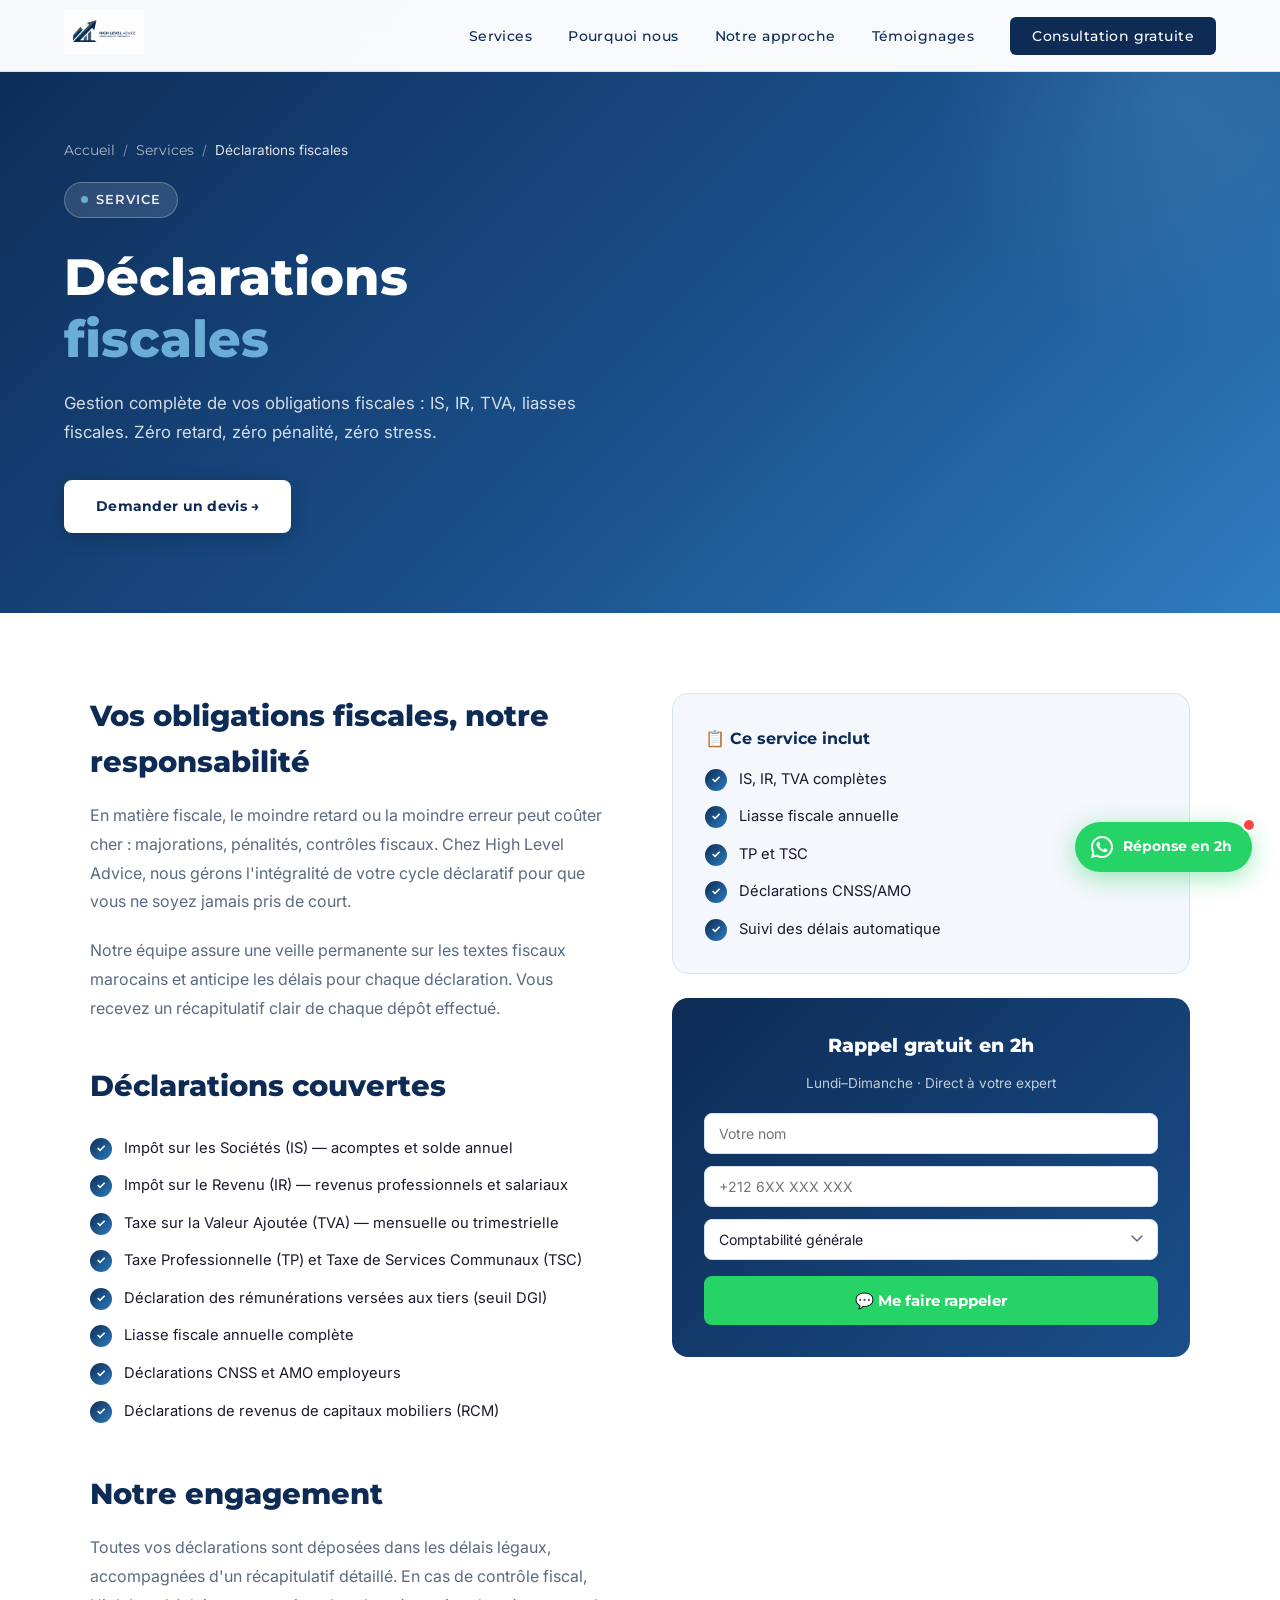
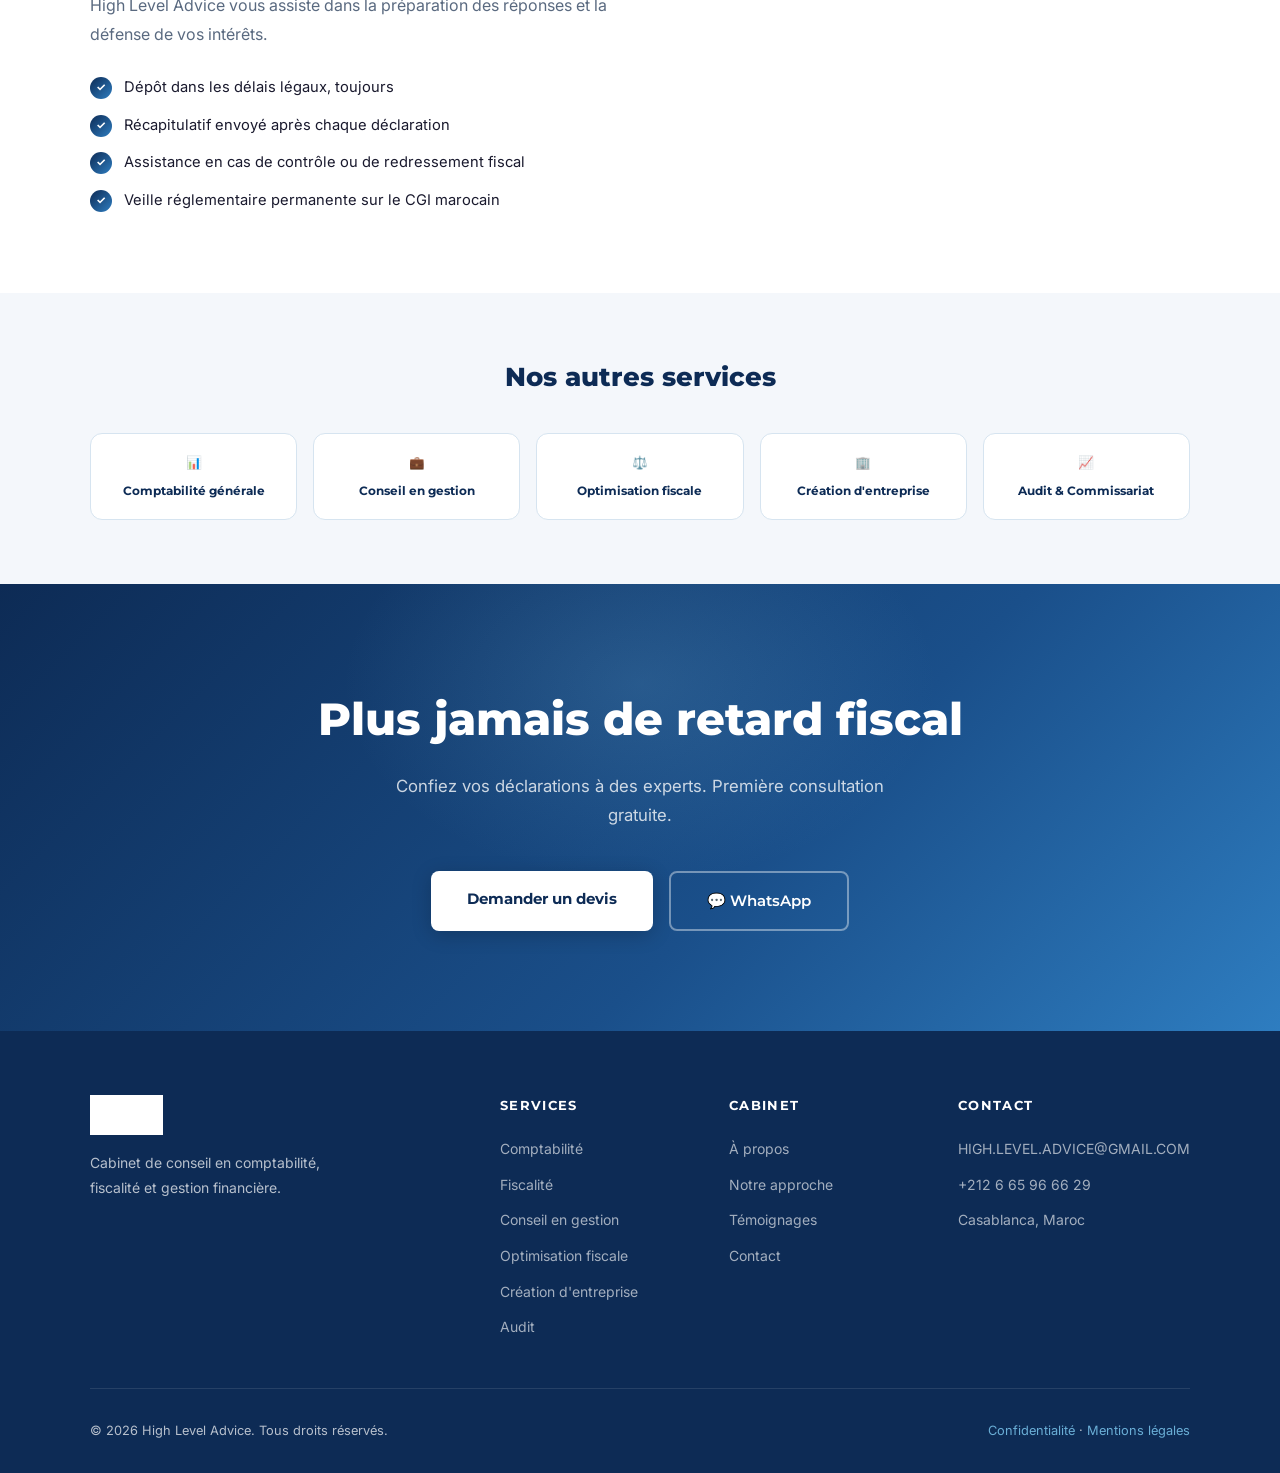
<file: services/fiscalite.html>
<!DOCTYPE html>
<html lang="fr">
<head>
  <meta charset="UTF-8" />
  <meta name="viewport" content="width=device-width, initial-scale=1.0" />
  <title>Déclarations Fiscales Casablanca — IS, IR, TVA | High Level Advice</title>
  <meta name="description" content="Gestion complète de vos déclarations fiscales IS, IR, TVA et liasse fiscale à Casablanca et El Jadida. Zéro retard, zéro pénalité DGI. Expert fiscal dédié 7j/7." />
  <meta name="robots" content="index, follow" />
  <link rel="canonical" href="https://high-level-advice.vercel.app/services/fiscalite.html" />
  <meta property="og:title" content="Déclarations Fiscales Casablanca — IS, IR, TVA | High Level Advice" />
  <meta property="og:description" content="Déclarations IS, IR, TVA, liasse fiscale à Casablanca. Zéro retard DGI. Expert fiscal disponible 7j/7." />
  <meta property="og:url" content="https://high-level-advice.vercel.app/services/fiscalite.html" />
  <meta property="og:type" content="website" />
  <meta http-equiv="Referrer-Policy" content="strict-origin-when-cross-origin" />
  <script type="application/ld+json">
  {
    "@context": "https://schema.org",
    "@type": "Service",
    "name": "Déclarations fiscales IS IR TVA",
    "description": "Gestion complète des déclarations fiscales marocaines : IS, IR, TVA, TP, TSC, liasse fiscale. Zéro retard garanti.",
    "provider": { "@type": "AccountingService", "name": "High Level Advice", "telephone": "+212665966629", "url": "https://high-level-advice.vercel.app" },
    "areaServed": [{ "@type": "City", "name": "Casablanca" }, { "@type": "City", "name": "El Jadida" }],
    "serviceType": "Déclarations fiscales"
  }
  </script>
  <link rel="preconnect" href="https://fonts.googleapis.com" />
  <link rel="preconnect" href="https://fonts.gstatic.com" crossorigin />
  <link href="https://fonts.googleapis.com/css2?family=Montserrat:wght@400;500;600;700;800&family=Inter:wght@300;400;500&display=swap" rel="stylesheet" />
  <link rel="stylesheet" href="../css/style.css" />
</head>
<body>

<nav>
  <a href="../index.html"><img src="../brand_assetes/logo.png" alt="High Level Advice" class="nav-logo" /></a>
  <ul class="nav-links">
    <li><a href="../index.html#services">Services</a></li>
    <li><a href="../index.html#pourquoi">Pourquoi nous</a></li>
    <li><a href="../index.html#processus">Notre approche</a></li>
    <li><a href="../index.html#temoignages">Témoignages</a></li>
    <li><a href="../index.html#contact" class="nav-cta">Consultation gratuite</a></li>
  </ul>
  <div class="nav-hamburger"><span></span><span></span><span></span></div>
</nav>

<div class="mobile-menu">
  <a href="../index.html#services">Services</a>
  <a href="../index.html#pourquoi">Pourquoi nous</a>
  <a href="../index.html#processus">Notre approche</a>
  <a href="../index.html#temoignages">Témoignages</a>
  <a href="../index.html#contact">Consultation gratuite</a>
</div>

<section class="service-hero">
  <div class="service-hero-content">
    <div class="breadcrumb">
      <a href="../index.html">Accueil</a>
      <span>/</span>
      <a href="../index.html#services">Services</a>
      <span>/</span>
      <span style="color:rgba(255,255,255,0.85);">Déclarations fiscales</span>
    </div>
    <div class="hero-badge">Service</div>
    <h1>Déclarations<br/><span style="color:#6AAED6;">fiscales</span></h1>
    <p>
      Gestion complète de vos obligations fiscales : IS, IR, TVA, liasses fiscales.
      Zéro retard, zéro pénalité, zéro stress.
    </p>
    <a href="../index.html#contact" class="btn-primary">Demander un devis →</a>
  </div>
</section>

<section class="service-detail">
  <div class="max-w">
    <div class="service-detail-grid">
      <div class="service-content fade-in">
        <h2>Vos obligations fiscales, notre responsabilité</h2>
        <p>
          En matière fiscale, le moindre retard ou la moindre erreur peut coûter cher :
          majorations, pénalités, contrôles fiscaux. Chez High Level Advice, nous gérons l'intégralité
          de votre cycle déclaratif pour que vous ne soyez jamais pris de court.
        </p>
        <p>
          Notre équipe assure une veille permanente sur les textes fiscaux marocains et anticipe
          les délais pour chaque déclaration. Vous recevez un récapitulatif clair de chaque
          dépôt effectué.
        </p>

        <h2 style="margin-top:40px;">Déclarations couvertes</h2>
        <ul class="feature-list">
          <li>Impôt sur les Sociétés (IS) — acomptes et solde annuel</li>
          <li>Impôt sur le Revenu (IR) — revenus professionnels et salariaux</li>
          <li>Taxe sur la Valeur Ajoutée (TVA) — mensuelle ou trimestrielle</li>
          <li>Taxe Professionnelle (TP) et Taxe de Services Communaux (TSC)</li>
          <li>Déclaration des rémunérations versées aux tiers (seuil DGI)</li>
          <li>Liasse fiscale annuelle complète</li>
          <li>Déclarations CNSS et AMO employeurs</li>
          <li>Déclarations de revenus de capitaux mobiliers (RCM)</li>
        </ul>

        <h2 style="margin-top:48px;">Notre engagement</h2>
        <p>
          Toutes vos déclarations sont déposées dans les délais légaux, accompagnées
          d'un récapitulatif détaillé. En cas de contrôle fiscal, High Level Advice vous assiste
          dans la préparation des réponses et la défense de vos intérêts.
        </p>
        <ul class="feature-list">
          <li>Dépôt dans les délais légaux, toujours</li>
          <li>Récapitulatif envoyé après chaque déclaration</li>
          <li>Assistance en cas de contrôle ou de redressement fiscal</li>
          <li>Veille réglementaire permanente sur le CGI marocain</li>
        </ul>
      </div>

      <div class="service-sidebar">
        <div class="sidebar-card fade-in">
          <h3>📋 Ce service inclut</h3>
          <ul class="feature-list" style="margin-top:0;">
            <li>IS, IR, TVA complètes</li>
            <li>Liasse fiscale annuelle</li>
            <li>TP et TSC</li>
            <li>Déclarations CNSS/AMO</li>
            <li>Suivi des délais automatique</li>
          </ul>
        </div>
        <div class="sidebar-cta fade-in">
          <h3>Rappel gratuit en 2h</h3>
          <p style="color:rgba(255,255,255,0.75);font-size:0.85rem;margin-bottom:18px;">Lundi–Dimanche · Direct à votre expert</p>
          <form class="sidebar-form js-wa-form">
            <input type="text" name="nom" placeholder="Votre nom" required />
            <input type="tel" name="telephone" placeholder="+212 6XX XXX XXX" required />
            <select name="service">
              <option value="Comptabilité générale">Comptabilité générale</option>
              <option value="Déclarations fiscales">Déclarations fiscales</option>
              <option value="Optimisation fiscale">Optimisation fiscale</option>
              <option value="Conseil en gestion">Conseil en gestion</option>
              <option value="Création d'entreprise">Création d'entreprise</option>
              <option value="Audit">Audit & Commissariat</option>
            </select>
            <button type="submit" class="btn-form-submit" style="margin-top:4px;">💬 Me faire rappeler</button>
          </form>
        </div>
      </div>
    </div>
  </div>
</section>

<div class="other-services">
  <div class="max-w">
    <h2>Nos autres services</h2>
    <div class="other-services-grid">
      <a href="comptabilite.html" class="mini-service-card">
        <span class="mini-icon">📊</span>
        <span>Comptabilité générale</span>
      </a>
      <a href="conseil-gestion.html" class="mini-service-card">
        <span class="mini-icon">💼</span>
        <span>Conseil en gestion</span>
      </a>
      <a href="optimisation-fiscale.html" class="mini-service-card">
        <span class="mini-icon">⚖️</span>
        <span>Optimisation fiscale</span>
      </a>
      <a href="creation-entreprise.html" class="mini-service-card">
        <span class="mini-icon">🏢</span>
        <span>Création d'entreprise</span>
      </a>
      <a href="audit.html" class="mini-service-card">
        <span class="mini-icon">📈</span>
        <span>Audit & Commissariat</span>
      </a>
    </div>
  </div>
</div>

<section class="cta-section">
  <h2>Plus jamais de retard fiscal</h2>
  <p>Confiez vos déclarations à des experts. Première consultation gratuite.</p>
  <div class="cta-actions">
    <a href="mailto:HIGH.LEVEL.ADVICE@GMAIL.COM" class="btn-cta-primary">Demander un devis</a>
    <a href="https://wa.me/212665966629?text=Bonjour%2C%20j%27ai%20une%20d%C3%A9claration%20fiscale%20urgente%20et%20j%27ai%20besoin%20d%27aide%20rapidement.%20Pouvez-vous%20me%20rappeler%20%3F" target="_blank" rel="noopener" class="btn-cta-secondary">💬 WhatsApp</a>
  </div>
</section>

<footer>
  <div class="footer-grid">
    <div class="footer-brand">
      <img src="../brand_assetes/logo.png" alt="High Level Advice" />
      <p>Cabinet de conseil en comptabilité, fiscalité et gestion financière.</p>
    </div>
    <div class="footer-col">
      <h4>Services</h4>
      <ul>
        <li><a href="comptabilite.html">Comptabilité</a></li>
        <li><a href="fiscalite.html">Fiscalité</a></li>
        <li><a href="conseil-gestion.html">Conseil en gestion</a></li>
        <li><a href="optimisation-fiscale.html">Optimisation fiscale</a></li>
        <li><a href="creation-entreprise.html">Création d'entreprise</a></li>
        <li><a href="audit.html">Audit</a></li>
      </ul>
    </div>
    <div class="footer-col">
      <h4>Cabinet</h4>
      <ul>
        <li><a href="../index.html#pourquoi">À propos</a></li>
        <li><a href="../index.html#processus">Notre approche</a></li>
        <li><a href="../index.html#temoignages">Témoignages</a></li>
        <li><a href="../index.html#contact">Contact</a></li>
      </ul>
    </div>
    <div class="footer-col">
      <h4>Contact</h4>
      <ul>
        <li><a href="mailto:HIGH.LEVEL.ADVICE@GMAIL.COM">HIGH.LEVEL.ADVICE@GMAIL.COM</a></li>
        <li><a href="tel:+212665966629">+212 6 65 96 66 29</a></li>
        <li><a href="#">Casablanca, Maroc</a></li>
      </ul>
    </div>
  </div>
  <div class="footer-bottom">
    <span>© 2026 High Level Advice. Tous droits réservés.</span>
    <span><a href="#">Confidentialité</a> · <a href="#">Mentions légales</a></span>
  </div>
</footer>

<!-- ─── FLOATING WHATSAPP ─── -->
<a href="https://wa.me/212665966629?text=Bonjour%2C%20j%27ai%20une%20d%C3%A9claration%20fiscale%20urgente%20et%20j%27ai%20besoin%20d%27aide%20rapidement.%20Pouvez-vous%20me%20rappeler%20%3F" target="_blank" rel="noopener" class="wa-float" aria-label="WhatsApp">
  <span class="wa-pulse"></span>
  <svg width="22" height="22" viewBox="0 0 24 24" fill="currentColor"><path d="M17.472 14.382c-.297-.149-1.758-.867-2.03-.967-.273-.099-.471-.148-.67.15-.197.297-.767.966-.94 1.164-.173.199-.347.223-.644.075-.297-.15-1.255-.463-2.39-1.475-.883-.788-1.48-1.761-1.653-2.059-.173-.297-.018-.458.13-.606.134-.133.298-.347.446-.52.149-.174.198-.298.298-.497.099-.198.05-.371-.025-.52-.075-.149-.669-1.612-.916-2.207-.242-.579-.487-.5-.669-.51-.173-.008-.371-.01-.57-.01-.198 0-.52.074-.792.372-.272.297-1.04 1.016-1.04 2.479 0 1.462 1.065 2.875 1.213 3.074.149.198 2.096 3.2 5.077 4.487.709.306 1.262.489 1.694.625.712.227 1.36.195 1.871.118.571-.085 1.758-.719 2.006-1.413.248-.694.248-1.289.173-1.413-.074-.124-.272-.198-.57-.347z"/><path d="M12 0C5.373 0 0 5.373 0 12c0 2.123.554 4.118 1.522 5.852L0 24l6.335-1.493A11.95 11.95 0 0012 24c6.627 0 12-5.373 12-12S18.627 0 12 0zm0 21.818a9.818 9.818 0 01-5.006-1.371l-.36-.213-3.76.886.934-3.652-.234-.374A9.818 9.818 0 1112 21.818z"/></svg>
  Réponse en 2h
</a>
<script src="../js/main.js"></script>
</body>
</html>
</file>
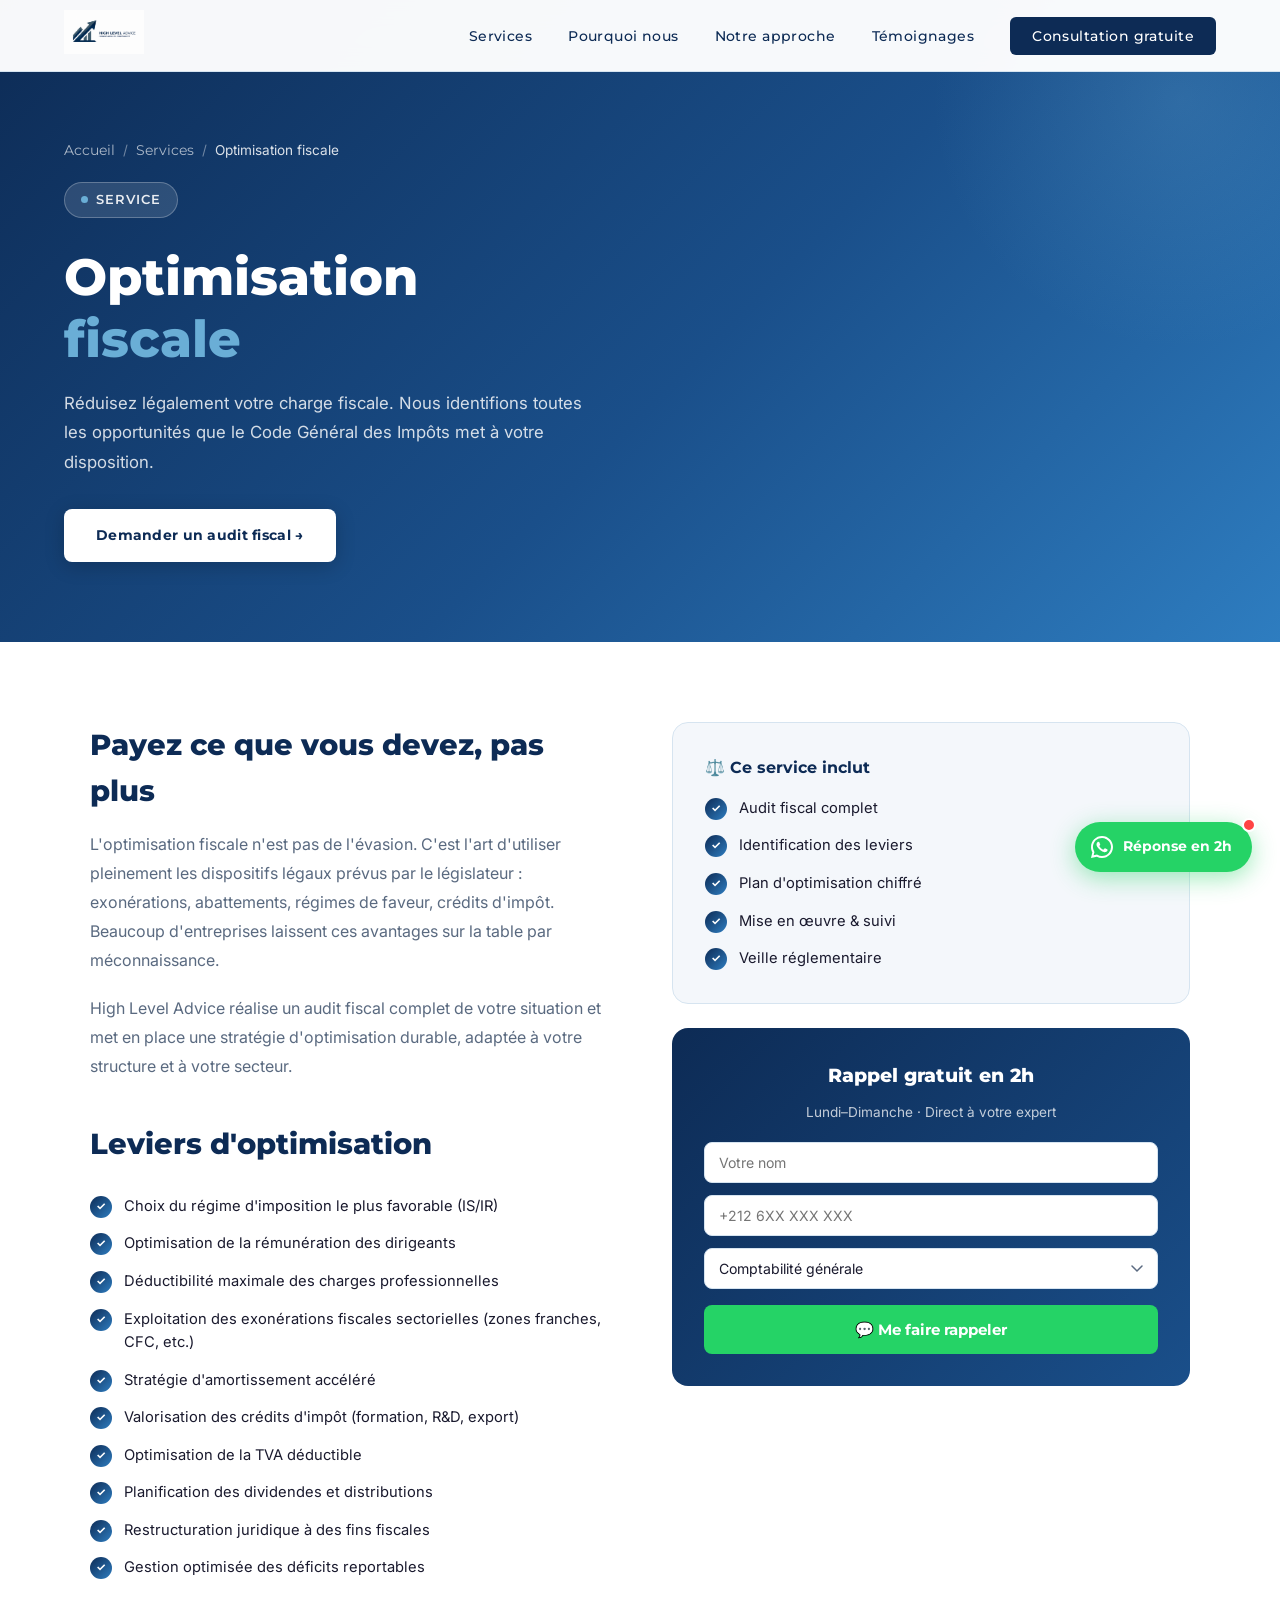
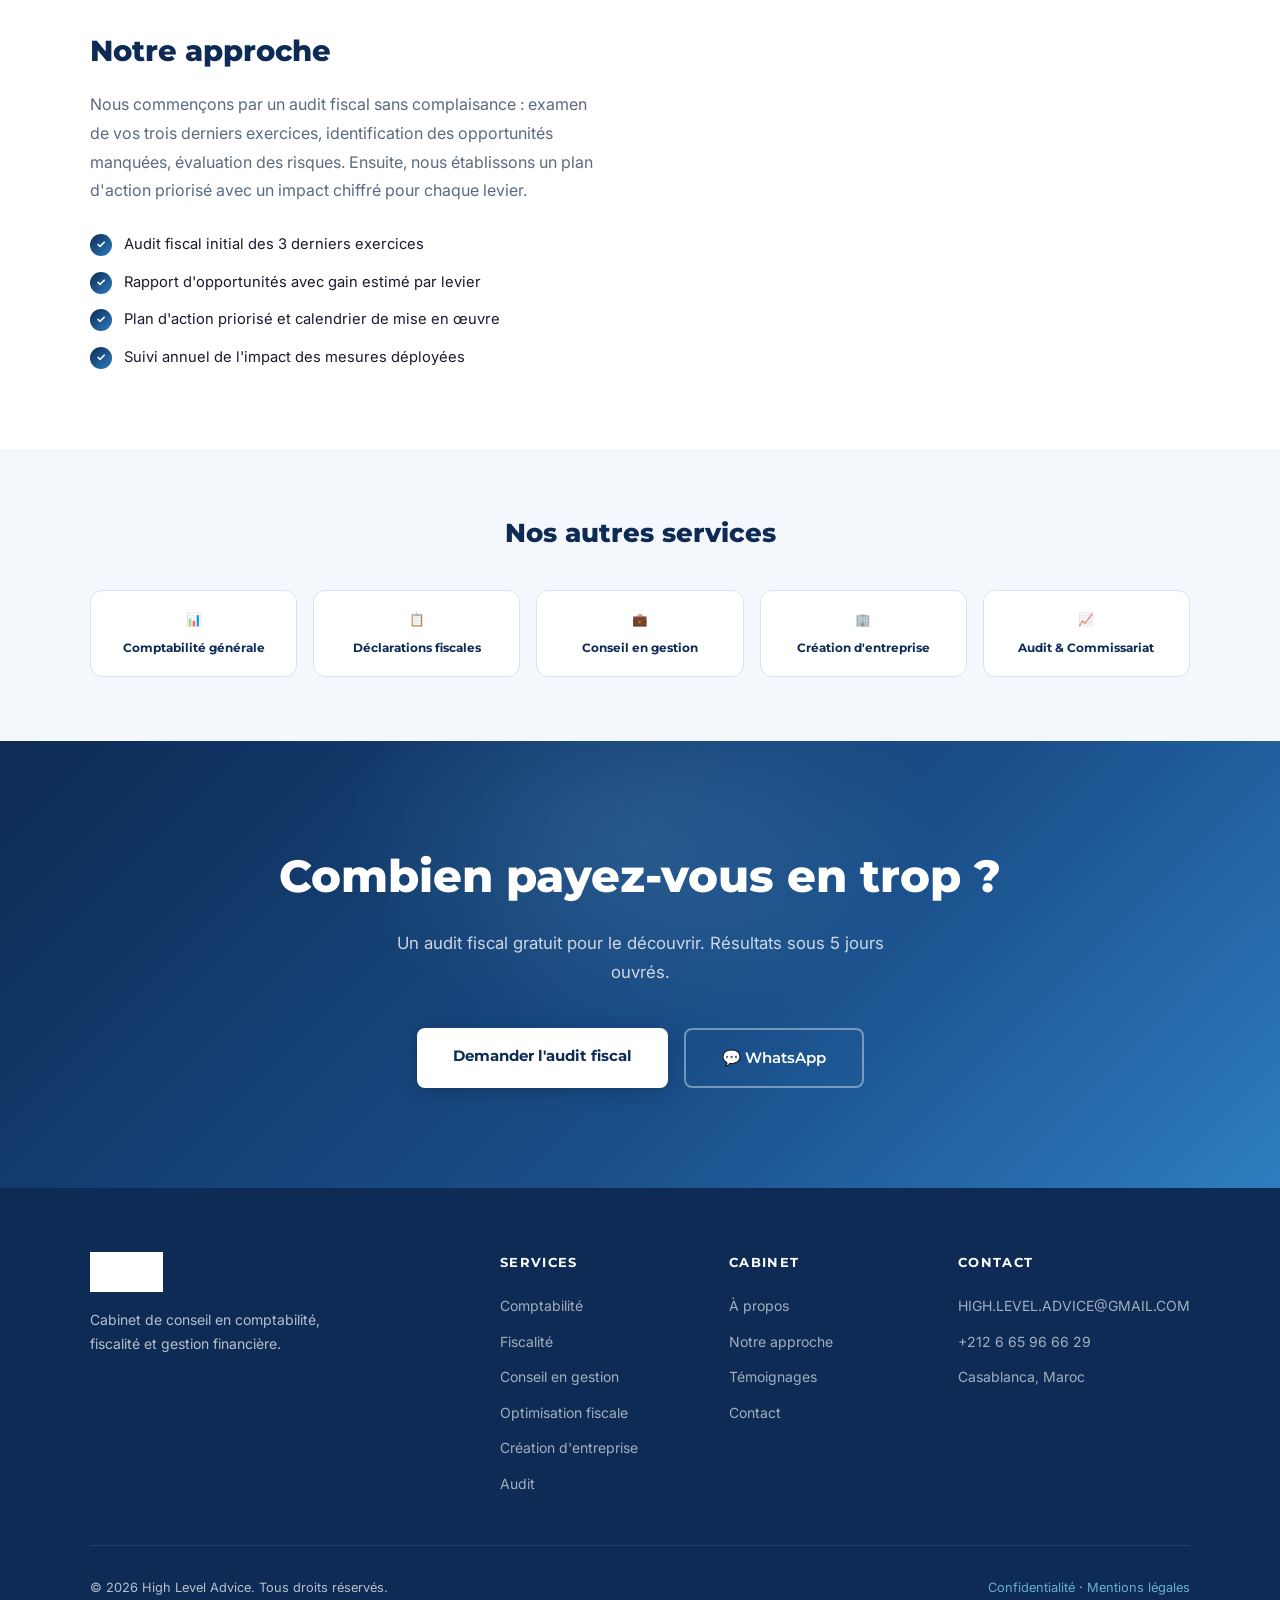
<file: services/optimisation-fiscale.html>
<!DOCTYPE html>
<html lang="fr">
<head>
  <meta charset="UTF-8" />
  <meta name="viewport" content="width=device-width, initial-scale=1.0" />
  <title>Optimisation Fiscale Maroc — Réduire Impôts Légalement | High Level Advice</title>
  <meta name="description" content="Audit fiscal et optimisation légale de votre charge fiscale à Casablanca. IS, TVA, exonérations, crédits d'impôt. Rapport d'opportunités chiffré sous 5 jours ouvrés." />
  <meta name="robots" content="index, follow" />
  <link rel="canonical" href="https://high-level-advice.vercel.app/services/optimisation-fiscale.html" />
  <meta property="og:title" content="Optimisation Fiscale Maroc | High Level Advice" />
  <meta property="og:description" content="Réduisez légalement vos impôts à Casablanca. Audit fiscal, exonérations, crédits d'impôt. Rapport sous 5 jours." />
  <meta property="og:url" content="https://high-level-advice.vercel.app/services/optimisation-fiscale.html" />
  <meta property="og:type" content="website" />
  <meta http-equiv="Referrer-Policy" content="strict-origin-when-cross-origin" />
  <script type="application/ld+json">
  {
    "@context": "https://schema.org",
    "@type": "Service",
    "name": "Optimisation fiscale",
    "description": "Stratégies légales d'optimisation fiscale au Maroc : exonérations, abattements, crédits d'impôt, restructuration juridique.",
    "provider": { "@type": "AccountingService", "name": "High Level Advice", "telephone": "+212665966629", "url": "https://high-level-advice.vercel.app" },
    "areaServed": [{ "@type": "City", "name": "Casablanca" }, { "@type": "City", "name": "El Jadida" }],
    "serviceType": "Optimisation fiscale"
  }
  </script>
  <link rel="preconnect" href="https://fonts.googleapis.com" />
  <link rel="preconnect" href="https://fonts.gstatic.com" crossorigin />
  <link href="https://fonts.googleapis.com/css2?family=Montserrat:wght@400;500;600;700;800&family=Inter:wght@300;400;500&display=swap" rel="stylesheet" />
  <link rel="stylesheet" href="../css/style.css" />
</head>
<body>

<nav>
  <a href="../index.html"><img src="../brand_assetes/logo.png" alt="High Level Advice" class="nav-logo" /></a>
  <ul class="nav-links">
    <li><a href="../index.html#services">Services</a></li>
    <li><a href="../index.html#pourquoi">Pourquoi nous</a></li>
    <li><a href="../index.html#processus">Notre approche</a></li>
    <li><a href="../index.html#temoignages">Témoignages</a></li>
    <li><a href="../index.html#contact" class="nav-cta">Consultation gratuite</a></li>
  </ul>
  <div class="nav-hamburger"><span></span><span></span><span></span></div>
</nav>

<div class="mobile-menu">
  <a href="../index.html#services">Services</a>
  <a href="../index.html#pourquoi">Pourquoi nous</a>
  <a href="../index.html#processus">Notre approche</a>
  <a href="../index.html#temoignages">Témoignages</a>
  <a href="../index.html#contact">Consultation gratuite</a>
</div>

<section class="service-hero">
  <div class="service-hero-content">
    <div class="breadcrumb">
      <a href="../index.html">Accueil</a>
      <span>/</span>
      <a href="../index.html#services">Services</a>
      <span>/</span>
      <span style="color:rgba(255,255,255,0.85);">Optimisation fiscale</span>
    </div>
    <div class="hero-badge">Service</div>
    <h1>Optimisation<br/><span style="color:#6AAED6;">fiscale</span></h1>
    <p>
      Réduisez légalement votre charge fiscale. Nous identifions toutes les opportunités
      que le Code Général des Impôts met à votre disposition.
    </p>
    <a href="../index.html#contact" class="btn-primary">Demander un audit fiscal →</a>
  </div>
</section>

<section class="service-detail">
  <div class="max-w">
    <div class="service-detail-grid">
      <div class="service-content fade-in">
        <h2>Payez ce que vous devez, pas plus</h2>
        <p>
          L'optimisation fiscale n'est pas de l'évasion. C'est l'art d'utiliser pleinement
          les dispositifs légaux prévus par le législateur : exonérations, abattements,
          régimes de faveur, crédits d'impôt. Beaucoup d'entreprises laissent ces avantages
          sur la table par méconnaissance.
        </p>
        <p>
          High Level Advice réalise un audit fiscal complet de votre situation et met en place
          une stratégie d'optimisation durable, adaptée à votre structure et à votre secteur.
        </p>

        <h2 style="margin-top:40px;">Leviers d'optimisation</h2>
        <ul class="feature-list">
          <li>Choix du régime d'imposition le plus favorable (IS/IR)</li>
          <li>Optimisation de la rémunération des dirigeants</li>
          <li>Déductibilité maximale des charges professionnelles</li>
          <li>Exploitation des exonérations fiscales sectorielles (zones franches, CFC, etc.)</li>
          <li>Stratégie d'amortissement accéléré</li>
          <li>Valorisation des crédits d'impôt (formation, R&D, export)</li>
          <li>Optimisation de la TVA déductible</li>
          <li>Planification des dividendes et distributions</li>
          <li>Restructuration juridique à des fins fiscales</li>
          <li>Gestion optimisée des déficits reportables</li>
        </ul>

        <h2 style="margin-top:48px;">Notre approche</h2>
        <p>
          Nous commençons par un audit fiscal sans complaisance : examen de vos trois derniers
          exercices, identification des opportunités manquées, évaluation des risques.
          Ensuite, nous établissons un plan d'action priorisé avec un impact chiffré pour chaque levier.
        </p>
        <ul class="feature-list">
          <li>Audit fiscal initial des 3 derniers exercices</li>
          <li>Rapport d'opportunités avec gain estimé par levier</li>
          <li>Plan d'action priorisé et calendrier de mise en œuvre</li>
          <li>Suivi annuel de l'impact des mesures déployées</li>
        </ul>
      </div>

      <div class="service-sidebar">
        <div class="sidebar-card fade-in">
          <h3>⚖️ Ce service inclut</h3>
          <ul class="feature-list" style="margin-top:0;">
            <li>Audit fiscal complet</li>
            <li>Identification des leviers</li>
            <li>Plan d'optimisation chiffré</li>
            <li>Mise en œuvre & suivi</li>
            <li>Veille réglementaire</li>
          </ul>
        </div>
        <div class="sidebar-cta fade-in">
          <h3>Rappel gratuit en 2h</h3>
          <p style="color:rgba(255,255,255,0.75);font-size:0.85rem;margin-bottom:18px;">Lundi–Dimanche · Direct à votre expert</p>
          <form class="sidebar-form js-wa-form">
            <input type="text" name="nom" placeholder="Votre nom" required />
            <input type="tel" name="telephone" placeholder="+212 6XX XXX XXX" required />
            <select name="service">
              <option value="Comptabilité générale">Comptabilité générale</option>
              <option value="Déclarations fiscales">Déclarations fiscales</option>
              <option value="Optimisation fiscale">Optimisation fiscale</option>
              <option value="Conseil en gestion">Conseil en gestion</option>
              <option value="Création d'entreprise">Création d'entreprise</option>
              <option value="Audit">Audit & Commissariat</option>
            </select>
            <button type="submit" class="btn-form-submit" style="margin-top:4px;">💬 Me faire rappeler</button>
          </form>
        </div>
      </div>
    </div>
  </div>
</section>

<div class="other-services">
  <div class="max-w">
    <h2>Nos autres services</h2>
    <div class="other-services-grid">
      <a href="comptabilite.html" class="mini-service-card">
        <span class="mini-icon">📊</span>
        <span>Comptabilité générale</span>
      </a>
      <a href="fiscalite.html" class="mini-service-card">
        <span class="mini-icon">📋</span>
        <span>Déclarations fiscales</span>
      </a>
      <a href="conseil-gestion.html" class="mini-service-card">
        <span class="mini-icon">💼</span>
        <span>Conseil en gestion</span>
      </a>
      <a href="creation-entreprise.html" class="mini-service-card">
        <span class="mini-icon">🏢</span>
        <span>Création d'entreprise</span>
      </a>
      <a href="audit.html" class="mini-service-card">
        <span class="mini-icon">📈</span>
        <span>Audit & Commissariat</span>
      </a>
    </div>
  </div>
</div>

<section class="cta-section">
  <h2>Combien payez-vous en trop ?</h2>
  <p>Un audit fiscal gratuit pour le découvrir. Résultats sous 5 jours ouvrés.</p>
  <div class="cta-actions">
    <a href="mailto:HIGH.LEVEL.ADVICE@GMAIL.COM" class="btn-cta-primary">Demander l'audit fiscal</a>
    <a href="https://wa.me/212665966629?text=Bonjour%2C%20j%27ai%20une%20d%C3%A9claration%20fiscale%20urgente%20et%20j%27ai%20besoin%20d%27aide%20rapidement.%20Pouvez-vous%20me%20rappeler%20%3F" target="_blank" rel="noopener" class="btn-cta-secondary">💬 WhatsApp</a>
  </div>
</section>

<footer>
  <div class="footer-grid">
    <div class="footer-brand">
      <img src="../brand_assetes/logo.png" alt="High Level Advice" />
      <p>Cabinet de conseil en comptabilité, fiscalité et gestion financière.</p>
    </div>
    <div class="footer-col">
      <h4>Services</h4>
      <ul>
        <li><a href="comptabilite.html">Comptabilité</a></li>
        <li><a href="fiscalite.html">Fiscalité</a></li>
        <li><a href="conseil-gestion.html">Conseil en gestion</a></li>
        <li><a href="optimisation-fiscale.html">Optimisation fiscale</a></li>
        <li><a href="creation-entreprise.html">Création d'entreprise</a></li>
        <li><a href="audit.html">Audit</a></li>
      </ul>
    </div>
    <div class="footer-col">
      <h4>Cabinet</h4>
      <ul>
        <li><a href="../index.html#pourquoi">À propos</a></li>
        <li><a href="../index.html#processus">Notre approche</a></li>
        <li><a href="../index.html#temoignages">Témoignages</a></li>
        <li><a href="../index.html#contact">Contact</a></li>
      </ul>
    </div>
    <div class="footer-col">
      <h4>Contact</h4>
      <ul>
        <li><a href="mailto:HIGH.LEVEL.ADVICE@GMAIL.COM">HIGH.LEVEL.ADVICE@GMAIL.COM</a></li>
        <li><a href="tel:+212665966629">+212 6 65 96 66 29</a></li>
        <li><a href="#">Casablanca, Maroc</a></li>
      </ul>
    </div>
  </div>
  <div class="footer-bottom">
    <span>© 2026 High Level Advice. Tous droits réservés.</span>
    <span><a href="#">Confidentialité</a> · <a href="#">Mentions légales</a></span>
  </div>
</footer>

<!-- ─── FLOATING WHATSAPP ─── -->
<a href="https://wa.me/212665966629?text=Bonjour%2C%20j%27ai%20une%20d%C3%A9claration%20fiscale%20urgente%20et%20j%27ai%20besoin%20d%27aide%20rapidement.%20Pouvez-vous%20me%20rappeler%20%3F" target="_blank" rel="noopener" class="wa-float" aria-label="WhatsApp">
  <span class="wa-pulse"></span>
  <svg width="22" height="22" viewBox="0 0 24 24" fill="currentColor"><path d="M17.472 14.382c-.297-.149-1.758-.867-2.03-.967-.273-.099-.471-.148-.67.15-.197.297-.767.966-.94 1.164-.173.199-.347.223-.644.075-.297-.15-1.255-.463-2.39-1.475-.883-.788-1.48-1.761-1.653-2.059-.173-.297-.018-.458.13-.606.134-.133.298-.347.446-.52.149-.174.198-.298.298-.497.099-.198.05-.371-.025-.52-.075-.149-.669-1.612-.916-2.207-.242-.579-.487-.5-.669-.51-.173-.008-.371-.01-.57-.01-.198 0-.52.074-.792.372-.272.297-1.04 1.016-1.04 2.479 0 1.462 1.065 2.875 1.213 3.074.149.198 2.096 3.2 5.077 4.487.709.306 1.262.489 1.694.625.712.227 1.36.195 1.871.118.571-.085 1.758-.719 2.006-1.413.248-.694.248-1.289.173-1.413-.074-.124-.272-.198-.57-.347z"/><path d="M12 0C5.373 0 0 5.373 0 12c0 2.123.554 4.118 1.522 5.852L0 24l6.335-1.493A11.95 11.95 0 0012 24c6.627 0 12-5.373 12-12S18.627 0 12 0zm0 21.818a9.818 9.818 0 01-5.006-1.371l-.36-.213-3.76.886.934-3.652-.234-.374A9.818 9.818 0 1112 21.818z"/></svg>
  Réponse en 2h
</a>
<script src="../js/main.js"></script>
</body>
</html>
</file>
<file: css/style.css>
/* ─── RESET & VARIABLES ─── */
*, *::before, *::after { box-sizing: border-box; margin: 0; padding: 0; }

:root {
  --navy:     #0D2B55;
  --blue:     #1A4F8A;
  --accent:   #2E7DC0;
  --sky:      #6AAED6;
  --light-bg: #F4F7FB;
  --white:    #FFFFFF;
  --text:     #1A1A2E;
  --muted:    #5A6A80;
  --border:   #D6E4F0;
}

html { scroll-behavior: smooth; }

body {
  font-family: 'Inter', sans-serif;
  color: var(--text);
  background: var(--white);
  line-height: 1.6;
}

/* ─── NAV ─── */
nav {
  position: fixed;
  top: 0; left: 0; right: 0;
  z-index: 100;
  background: rgba(255,255,255,0.97);
  backdrop-filter: blur(12px);
  border-bottom: 1px solid var(--border);
  padding: 0 5%;
  display: flex;
  align-items: center;
  justify-content: space-between;
  height: 72px;
  transition: box-shadow .3s;
}

nav.scrolled { box-shadow: 0 4px 24px rgba(13,43,85,0.1); }

.nav-logo { height: 44px; }

.nav-links {
  display: flex;
  gap: 36px;
  list-style: none;
}

.nav-links a {
  text-decoration: none;
  font-family: 'Montserrat', sans-serif;
  font-weight: 500;
  font-size: 0.875rem;
  color: var(--navy);
  letter-spacing: 0.03em;
  transition: color .2s;
}

.nav-links a:hover,
.nav-links a.active { color: var(--accent); }

.nav-cta {
  background: var(--navy);
  color: var(--white) !important;
  padding: 10px 22px;
  border-radius: 6px;
  transition: background .2s !important;
}

.nav-cta:hover { background: var(--accent) !important; }

.nav-hamburger {
  display: none;
  flex-direction: column;
  gap: 5px;
  cursor: pointer;
  padding: 4px;
}

.nav-hamburger span {
  display: block;
  width: 24px; height: 2px;
  background: var(--navy);
  border-radius: 2px;
  transition: transform .3s, opacity .3s;
}

.nav-hamburger.open span:nth-child(1) { transform: translateY(7px) rotate(45deg); }
.nav-hamburger.open span:nth-child(2) { opacity: 0; }
.nav-hamburger.open span:nth-child(3) { transform: translateY(-7px) rotate(-45deg); }

.mobile-menu {
  display: none;
  position: fixed;
  top: 72px; left: 0; right: 0;
  background: var(--white);
  border-bottom: 1px solid var(--border);
  padding: 24px 5%;
  flex-direction: column;
  gap: 20px;
  z-index: 99;
  box-shadow: 0 8px 24px rgba(13,43,85,0.1);
}

.mobile-menu.open { display: flex; }

.mobile-menu a {
  text-decoration: none;
  font-family: 'Montserrat', sans-serif;
  font-weight: 600;
  font-size: 1rem;
  color: var(--navy);
  padding: 8px 0;
  border-bottom: 1px solid var(--border);
}

.mobile-menu a:last-child { border-bottom: none; }

/* ─── HERO ─── */
.hero {
  min-height: 100vh;
  background: linear-gradient(135deg, var(--navy) 0%, var(--blue) 55%, var(--accent) 100%);
  display: flex;
  align-items: center;
  padding: 120px 5% 80px;
  position: relative;
  overflow: hidden;
}

.hero::before {
  content: '';
  position: absolute;
  top: -200px; right: -200px;
  width: 700px; height: 700px;
  background: radial-gradient(circle, rgba(110,174,214,0.18) 0%, transparent 70%);
  border-radius: 50%;
}

.hero::after {
  content: '';
  position: absolute;
  bottom: -150px; left: 30%;
  width: 500px; height: 500px;
  background: radial-gradient(circle, rgba(46,125,192,0.15) 0%, transparent 70%);
  border-radius: 50%;
}

/* ─── ANIMATIONS ─── */
@keyframes slideUpFade {
  from { opacity: 0; transform: translateY(32px); }
  to   { opacity: 1; transform: translateY(0); }
}

@keyframes floatOrb {
  0%, 100% { transform: translate(0, 0); }
  40%       { transform: translate(28px, -40px); }
  70%       { transform: translate(-18px, 20px); }
}

@keyframes glowPulse {
  0%, 100% { color: var(--sky); text-shadow: none; }
  50%       { color: #fff; text-shadow: 0 0 40px rgba(106,174,214,0.7); }
}

@keyframes liveDot {
  0%, 100% { opacity: 1; transform: scale(1); }
  50%       { opacity: 0.35; transform: scale(0.6); }
}

@keyframes scrollBounce {
  0%, 100% { transform: translateX(-50%) translateY(0); opacity: 0.7; }
  50%       { transform: translateX(-50%) translateY(9px); opacity: 0.35; }
}

/* Hero entrance — staggered */
.hero-badge   { animation: slideUpFade .75s cubic-bezier(.22,1,.36,1) .1s  both; }
.hero h1      { animation: slideUpFade .8s  cubic-bezier(.22,1,.36,1) .25s both; }
.hero p       { animation: slideUpFade .8s  cubic-bezier(.22,1,.36,1) .42s both; }
.hero-actions { animation: slideUpFade .8s  cubic-bezier(.22,1,.36,1) .58s both; }

/* Urgency phrase glow cycle */
.hero h1 span { animation: glowPulse 3.5s ease-in-out 1.8s infinite; }

/* Live indicator dot blink */
.hero-badge::before { animation: liveDot 1.8s ease-in-out infinite; }

/* Background orbs drift */
.hero::before { animation: floatOrb 14s ease-in-out infinite; will-change: transform; }
.hero::after  { animation: floatOrb 18s ease-in-out 5s infinite reverse; will-change: transform; }

/* Scroll indicator */
.hero-scroll {
  position: absolute;
  bottom: 32px;
  left: 50%;
  transform: translateX(-50%);
  z-index: 2;
  display: flex;
  flex-direction: column;
  align-items: center;
  gap: 6px;
  cursor: pointer;
  background: none;
  border: none;
  padding: 8px;
  animation: slideUpFade .6s cubic-bezier(.22,1,.36,1) 1.1s both;
}

.hero-scroll span {
  font-family: 'Montserrat', sans-serif;
  font-weight: 600;
  font-size: 0.68rem;
  letter-spacing: 0.13em;
  text-transform: uppercase;
  color: rgba(255,255,255,0.5);
}

.hero-scroll svg {
  animation: scrollBounce 1.8s ease-in-out infinite;
  color: rgba(255,255,255,0.45);
  display: block;
}

.hero-content {
  max-width: 680px;
  position: relative;
  z-index: 2;
}

.hero-badge {
  display: inline-flex;
  align-items: center;
  gap: 8px;
  background: rgba(255,255,255,0.12);
  border: 1px solid rgba(255,255,255,0.25);
  color: rgba(255,255,255,0.9);
  font-size: 0.8rem;
  font-family: 'Montserrat', sans-serif;
  font-weight: 600;
  letter-spacing: 0.08em;
  text-transform: uppercase;
  padding: 7px 16px;
  border-radius: 100px;
  margin-bottom: 28px;
}

.hero-badge::before {
  content: '';
  width: 7px; height: 7px;
  background: var(--sky);
  border-radius: 50%;
}

.hero h1 {
  font-family: 'Montserrat', sans-serif;
  font-weight: 800;
  font-size: clamp(2.4rem, 5vw, 3.8rem);
  color: var(--white);
  line-height: 1.15;
  margin-bottom: 24px;
}

.hero h1 span { color: var(--sky); }

.hero p {
  font-size: 1.1rem;
  color: rgba(255,255,255,0.82);
  margin-bottom: 40px;
  max-width: 560px;
  line-height: 1.75;
}

.hero-actions {
  display: flex;
  gap: 16px;
  flex-wrap: wrap;
}

/* ─── BUTTONS ─── */
.btn-primary {
  display: inline-block;
  background: var(--white);
  color: var(--navy);
  font-family: 'Montserrat', sans-serif;
  font-weight: 700;
  font-size: 0.9rem;
  padding: 15px 32px;
  border-radius: 8px;
  text-decoration: none;
  letter-spacing: 0.02em;
  transition: transform .2s, box-shadow .2s;
  box-shadow: 0 4px 20px rgba(0,0,0,0.2);
}

.btn-primary:hover { transform: translateY(-2px); box-shadow: 0 8px 30px rgba(0,0,0,0.25); }

.btn-secondary {
  display: inline-flex;
  align-items: center;
  gap: 10px;
  color: var(--white);
  font-family: 'Montserrat', sans-serif;
  font-weight: 600;
  font-size: 0.9rem;
  padding: 15px 24px;
  border-radius: 8px;
  text-decoration: none;
  border: 2px solid rgba(255,255,255,0.35);
  transition: border-color .2s, background .2s;
}

.btn-secondary:hover { border-color: rgba(255,255,255,0.7); background: rgba(255,255,255,0.08); }

.btn-cta-primary {
  display: inline-block;
  background: var(--white);
  color: var(--navy);
  font-family: 'Montserrat', sans-serif;
  font-weight: 700;
  font-size: 0.95rem;
  padding: 16px 36px;
  border-radius: 8px;
  text-decoration: none;
  transition: transform .2s, box-shadow .2s;
  box-shadow: 0 4px 20px rgba(0,0,0,0.2);
}

.btn-cta-primary:hover { transform: translateY(-2px); box-shadow: 0 8px 32px rgba(0,0,0,0.28); }

.btn-cta-secondary {
  display: inline-block;
  color: var(--white);
  font-family: 'Montserrat', sans-serif;
  font-weight: 600;
  font-size: 0.95rem;
  padding: 16px 36px;
  border-radius: 8px;
  text-decoration: none;
  border: 2px solid rgba(255,255,255,0.4);
  transition: border-color .2s, background .2s;
}

.btn-cta-secondary:hover { border-color: var(--white); background: rgba(255,255,255,0.1); }

/* ─── STATS BAR ─── */
.stats-bar {
  background: var(--navy);
  padding: 40px 5%;
}

.stats-inner {
  max-width: 1100px;
  margin: 0 auto;
  display: grid;
  grid-template-columns: repeat(4, 1fr);
  gap: 20px;
}

.stat {
  text-align: center;
  padding: 10px;
  border-right: 1px solid rgba(255,255,255,0.12);
}

.stat:last-child { border-right: none; }

.stat-num {
  font-family: 'Montserrat', sans-serif;
  font-weight: 800;
  font-size: 2.4rem;
  color: var(--sky);
  display: block;
}

.stat-label {
  font-size: 0.82rem;
  color: rgba(255,255,255,0.65);
  letter-spacing: 0.04em;
  text-transform: uppercase;
  font-family: 'Montserrat', sans-serif;
  font-weight: 500;
}

/* ─── SECTION DEFAULTS ─── */
section { padding: 96px 5%; }

.section-tag {
  font-family: 'Montserrat', sans-serif;
  font-weight: 700;
  font-size: 0.75rem;
  letter-spacing: 0.12em;
  text-transform: uppercase;
  color: var(--accent);
  margin-bottom: 12px;
}

.section-title {
  font-family: 'Montserrat', sans-serif;
  font-weight: 800;
  font-size: clamp(1.8rem, 3.5vw, 2.6rem);
  color: var(--navy);
  line-height: 1.2;
  margin-bottom: 16px;
}

.section-sub {
  color: var(--muted);
  font-size: 1.05rem;
  max-width: 540px;
  line-height: 1.75;
}

.section-header { margin-bottom: 56px; }

.max-w { max-width: 1100px; margin: 0 auto; }

/* ─── SERVICES GRID ─── */
.services { background: var(--light-bg); }

.services-grid {
  display: grid;
  grid-template-columns: repeat(3, 1fr);
  gap: 28px;
}

.service-card {
  background: var(--white);
  border-radius: 14px;
  padding: 36px 32px;
  border: 1px solid var(--border);
  transition: transform .25s, box-shadow .25s, border-color .25s;
  position: relative;
  overflow: hidden;
  text-decoration: none;
  display: block;
  color: inherit;
}

.service-card::before {
  content: '';
  position: absolute;
  top: 0; left: 0;
  width: 4px; height: 100%;
  background: linear-gradient(180deg, var(--accent), var(--sky));
  border-radius: 4px 0 0 4px;
  transform: scaleY(0);
  transform-origin: top;
  transition: transform .3s;
}

.service-card:hover {
  transform: translateY(-6px);
  box-shadow: 0 20px 50px rgba(13,43,85,0.1);
  border-color: var(--accent);
}

.service-card:hover::before { transform: scaleY(1); }

.service-icon {
  width: 52px; height: 52px;
  background: linear-gradient(135deg, var(--navy), var(--blue));
  border-radius: 12px;
  display: flex;
  align-items: center;
  justify-content: center;
  margin-bottom: 22px;
  font-size: 1.5rem;
  transition: transform .35s cubic-bezier(.22,1,.36,1);
}

.service-card:hover .service-icon { transform: scale(1.14) rotate(-4deg); }

.service-card h3 {
  font-family: 'Montserrat', sans-serif;
  font-weight: 700;
  font-size: 1.05rem;
  color: var(--navy);
  margin-bottom: 12px;
}

.service-card p {
  color: var(--muted);
  font-size: 0.9rem;
  line-height: 1.7;
}

.service-card .card-link {
  display: inline-flex;
  align-items: center;
  gap: 6px;
  font-family: 'Montserrat', sans-serif;
  font-weight: 700;
  font-size: 0.82rem;
  color: var(--accent);
  margin-top: 18px;
  letter-spacing: 0.02em;
}

/* ─── WHY US ─── */
.why-us {
  display: flex;
  gap: 80px;
  align-items: center;
}

.why-visual {
  flex: 0 0 44%;
  position: relative;
  padding-bottom: 40px;
}

.why-card-main {
  background: linear-gradient(135deg, var(--navy), var(--blue));
  border-radius: 20px;
  padding: 44px;
  color: var(--white);
  position: relative;
  overflow: hidden;
}

.why-card-main::after {
  content: '';
  position: absolute;
  bottom: -60px; right: -60px;
  width: 200px; height: 200px;
  background: radial-gradient(circle, rgba(106,174,214,0.3), transparent);
  border-radius: 50%;
}

.why-card-main h3 {
  font-family: 'Montserrat', sans-serif;
  font-weight: 800;
  font-size: 2rem;
  margin-bottom: 12px;
}

.why-card-main p { color: rgba(255,255,255,0.75); font-size: 0.92rem; line-height: 1.7; }

.why-badges {
  display: flex;
  gap: 24px;
  margin-top: 24px;
}

.why-badge-item .big-tag {
  font-family: 'Montserrat', sans-serif;
  font-weight: 800;
  font-size: 1.6rem;
  color: var(--sky);
}

.why-badge-item .small-label {
  font-size: 0.75rem;
  color: rgba(255,255,255,0.6);
}

.why-card-accent {
  background: var(--white);
  border-radius: 14px;
  padding: 24px 28px;
  box-shadow: 0 16px 40px rgba(13,43,85,0.13);
  position: absolute;
  bottom: 0; right: -30px;
  width: 200px;
  border: 1px solid var(--border);
}

.why-card-accent .big-num {
  font-family: 'Montserrat', sans-serif;
  font-weight: 800;
  font-size: 2.2rem;
  color: var(--navy);
}

.why-card-accent p { font-size: 0.78rem; color: var(--muted); line-height: 1.4; }

.why-content { flex: 1; }

.why-points {
  list-style: none;
  display: flex;
  flex-direction: column;
  gap: 24px;
  margin-top: 40px;
}

.why-point {
  display: flex;
  gap: 18px;
  align-items: flex-start;
}

.why-icon {
  flex-shrink: 0;
  width: 44px; height: 44px;
  background: var(--light-bg);
  border-radius: 10px;
  display: flex;
  align-items: center;
  justify-content: center;
  font-size: 1.2rem;
  border: 1px solid var(--border);
}

.why-point h4 {
  font-family: 'Montserrat', sans-serif;
  font-weight: 700;
  font-size: 0.95rem;
  color: var(--navy);
  margin-bottom: 4px;
}

.why-point p { font-size: 0.88rem; color: var(--muted); line-height: 1.65; }

/* ─── PROCESS ─── */
.process { background: var(--light-bg); }

.process-steps {
  display: grid;
  grid-template-columns: repeat(4, 1fr);
  gap: 0;
  position: relative;
}

.process-steps::before {
  content: '';
  position: absolute;
  top: 36px; left: 12.5%;
  width: 75%; height: 2px;
  background: linear-gradient(90deg, var(--accent), var(--sky));
}

.process-step {
  text-align: center;
  padding: 0 20px;
  position: relative;
  z-index: 1;
}

.step-num {
  width: 72px; height: 72px;
  background: linear-gradient(135deg, var(--navy), var(--blue));
  border-radius: 50%;
  display: flex;
  align-items: center;
  justify-content: center;
  font-family: 'Montserrat', sans-serif;
  font-weight: 800;
  font-size: 1.4rem;
  color: var(--white);
  margin: 0 auto 24px;
  box-shadow: 0 8px 24px rgba(13,43,85,0.25);
}

.process-step h4 {
  font-family: 'Montserrat', sans-serif;
  font-weight: 700;
  font-size: 0.95rem;
  color: var(--navy);
  margin-bottom: 10px;
}

.process-step p { font-size: 0.85rem; color: var(--muted); line-height: 1.65; }

/* ─── ENGAGEMENT ─── */
.engagement-grid {
  display: grid;
  grid-template-columns: repeat(3, 1fr);
  gap: 28px;
}

.engagement-card {
  background: var(--white);
  border: 1px solid var(--border);
  border-radius: 16px;
  padding: 40px 36px;
  position: relative;
  overflow: hidden;
  transition: transform .3s cubic-bezier(.22,1,.36,1), box-shadow .3s;
}

.engagement-card::after {
  content: '';
  position: absolute;
  bottom: 0; left: 0; right: 0;
  height: 4px;
  background: linear-gradient(90deg, var(--accent), var(--sky));
  transform: scaleX(0);
  transform-origin: left;
  transition: transform .35s cubic-bezier(.22,1,.36,1);
}

.engagement-card:hover { transform: translateY(-6px); box-shadow: 0 20px 56px rgba(13,43,85,0.11); }
.engagement-card:hover::after { transform: scaleX(1); }

.engagement-icon {
  font-size: 2rem;
  margin-bottom: 20px;
  display: block;
}

.engagement-card h3 {
  font-family: 'Montserrat', sans-serif;
  font-weight: 700;
  font-size: 1.05rem;
  color: var(--navy);
  margin-bottom: 14px;
}

.engagement-card p {
  color: var(--muted);
  font-size: 0.9rem;
  line-height: 1.75;
}

@media (max-width: 768px) {
  .engagement-grid { grid-template-columns: 1fr; }
}

/* ─── CTA SECTION ─── */
.cta-section {
  background: linear-gradient(135deg, var(--navy) 0%, var(--blue) 60%, var(--accent) 100%);
  text-align: center;
  padding: 100px 5%;
  position: relative;
  overflow: hidden;
}

.cta-section::before {
  content: '';
  position: absolute;
  top: -100px; left: 50%;
  transform: translateX(-50%);
  width: 600px; height: 400px;
  background: radial-gradient(ellipse, rgba(110,174,214,0.2), transparent 70%);
}

.cta-section h2 {
  font-family: 'Montserrat', sans-serif;
  font-weight: 800;
  font-size: clamp(1.8rem, 3.5vw, 2.8rem);
  color: var(--white);
  margin-bottom: 16px;
  position: relative;
}

.cta-section p {
  color: rgba(255,255,255,0.78);
  font-size: 1.05rem;
  max-width: 520px;
  margin: 0 auto 40px;
  line-height: 1.75;
  position: relative;
}

.cta-actions { display: flex; gap: 16px; justify-content: center; flex-wrap: wrap; position: relative; }

/* ─── FOOTER ─── */
footer {
  background: var(--navy);
  color: rgba(255,255,255,0.7);
  padding: 64px 5% 32px;
}

.footer-grid {
  max-width: 1100px;
  margin: 0 auto;
  display: grid;
  grid-template-columns: 2fr 1fr 1fr 1fr;
  gap: 48px;
  padding-bottom: 48px;
  border-bottom: 1px solid rgba(255,255,255,0.1);
}

.footer-brand img { height: 40px; filter: brightness(0) invert(1); margin-bottom: 16px; display: block; }
.footer-brand p { font-size: 0.875rem; line-height: 1.75; max-width: 280px; }

.footer-col h4 {
  font-family: 'Montserrat', sans-serif;
  font-weight: 700;
  font-size: 0.82rem;
  letter-spacing: 0.1em;
  text-transform: uppercase;
  color: var(--white);
  margin-bottom: 20px;
}

.footer-col ul { list-style: none; display: flex; flex-direction: column; gap: 10px; }

.footer-col a {
  color: rgba(255,255,255,0.62);
  text-decoration: none;
  font-size: 0.875rem;
  transition: color .2s;
}

.footer-col a:hover { color: var(--sky); }

.footer-bottom {
  max-width: 1100px;
  margin: 32px auto 0;
  display: flex;
  justify-content: space-between;
  align-items: center;
  font-size: 0.8rem;
}

.footer-bottom a { color: var(--sky); text-decoration: none; }

/* ─── SERVICE PAGE ─── */
.service-hero {
  min-height: 52vh;
  background: linear-gradient(135deg, var(--navy) 0%, var(--blue) 55%, var(--accent) 100%);
  display: flex;
  align-items: center;
  padding: 140px 5% 80px;
  position: relative;
  overflow: hidden;
}

.service-hero::before {
  content: '';
  position: absolute;
  top: -150px; right: -150px;
  width: 500px; height: 500px;
  background: radial-gradient(circle, rgba(110,174,214,0.2) 0%, transparent 70%);
  border-radius: 50%;
}

.service-hero-content { max-width: 680px; position: relative; z-index: 2; }

.breadcrumb {
  display: flex;
  align-items: center;
  gap: 8px;
  margin-bottom: 20px;
}

.breadcrumb a {
  color: rgba(255,255,255,0.65);
  text-decoration: none;
  font-size: 0.85rem;
  font-family: 'Montserrat', sans-serif;
  transition: color .2s;
}

.breadcrumb a:hover { color: var(--sky); }

.breadcrumb span { color: rgba(255,255,255,0.4); font-size: 0.85rem; }

.service-hero h1 {
  font-family: 'Montserrat', sans-serif;
  font-weight: 800;
  font-size: clamp(2rem, 4vw, 3.2rem);
  color: var(--white);
  line-height: 1.2;
  margin-bottom: 20px;
}

.service-hero p {
  font-size: 1.05rem;
  color: rgba(255,255,255,0.82);
  line-height: 1.75;
  max-width: 540px;
  margin-bottom: 32px;
}

.service-detail {
  padding: 80px 5%;
}

.service-detail-grid {
  display: grid;
  grid-template-columns: 1fr 1fr;
  gap: 64px;
  align-items: start;
}

.service-content h2 {
  font-family: 'Montserrat', sans-serif;
  font-weight: 800;
  font-size: 1.8rem;
  color: var(--navy);
  margin-bottom: 16px;
}

.service-content p {
  color: var(--muted);
  line-height: 1.8;
  margin-bottom: 20px;
}

.feature-list {
  list-style: none;
  display: flex;
  flex-direction: column;
  gap: 14px;
  margin-top: 28px;
}

.feature-list li {
  display: flex;
  align-items: flex-start;
  gap: 12px;
  font-size: 0.92rem;
  color: var(--text);
  line-height: 1.6;
}

.feature-list li::before {
  content: '✓';
  flex-shrink: 0;
  width: 22px; height: 22px;
  background: linear-gradient(135deg, var(--navy), var(--accent));
  border-radius: 50%;
  color: var(--white);
  font-size: 0.7rem;
  font-weight: 700;
  display: flex;
  align-items: center;
  justify-content: center;
  margin-top: 1px;
}

.service-sidebar {
  position: sticky;
  top: 96px;
}

.sidebar-card {
  background: var(--light-bg);
  border-radius: 16px;
  padding: 32px;
  border: 1px solid var(--border);
  margin-bottom: 24px;
}

.sidebar-card h3 {
  font-family: 'Montserrat', sans-serif;
  font-weight: 700;
  font-size: 1rem;
  color: var(--navy);
  margin-bottom: 16px;
}

.sidebar-card p { font-size: 0.88rem; color: var(--muted); line-height: 1.7; margin-bottom: 16px; }

.sidebar-cta {
  background: linear-gradient(135deg, var(--navy), var(--blue));
  border-radius: 16px;
  padding: 32px;
  color: var(--white);
  text-align: center;
}

.sidebar-cta h3 {
  font-family: 'Montserrat', sans-serif;
  font-weight: 800;
  font-size: 1.2rem;
  margin-bottom: 12px;
}

.sidebar-cta p { font-size: 0.88rem; color: rgba(255,255,255,0.75); line-height: 1.6; margin-bottom: 24px; }

.btn-white {
  display: block;
  background: var(--white);
  color: var(--navy);
  font-family: 'Montserrat', sans-serif;
  font-weight: 700;
  font-size: 0.9rem;
  padding: 13px 24px;
  border-radius: 8px;
  text-decoration: none;
  text-align: center;
  transition: transform .2s;
}

.btn-white:hover { transform: translateY(-2px); }

.other-services { background: var(--light-bg); padding: 64px 5%; }

.other-services h2 {
  font-family: 'Montserrat', sans-serif;
  font-weight: 800;
  font-size: 1.6rem;
  color: var(--navy);
  margin-bottom: 36px;
  text-align: center;
}

.other-services-grid {
  display: grid;
  grid-template-columns: repeat(5, 1fr);
  gap: 16px;
}

.mini-service-card {
  background: var(--white);
  border-radius: 12px;
  padding: 20px;
  border: 1px solid var(--border);
  text-decoration: none;
  text-align: center;
  transition: transform .2s, box-shadow .2s, border-color .2s;
}

.mini-service-card:hover {
  transform: translateY(-4px);
  box-shadow: 0 12px 30px rgba(13,43,85,0.1);
  border-color: var(--accent);
}

.mini-icon { font-size: 1.8rem; margin-bottom: 10px; display: block; }

.mini-service-card span {
  font-family: 'Montserrat', sans-serif;
  font-weight: 700;
  font-size: 0.78rem;
  color: var(--navy);
  display: block;
  line-height: 1.4;
}

/* ─── WHATSAPP FLOATING BUTTON ─── */
.wa-float {
  position: fixed;
  bottom: 28px; right: 28px;
  z-index: 200;
  display: flex;
  align-items: center;
  gap: 10px;
  background: #25D366;
  color: var(--white);
  text-decoration: none;
  padding: 14px 20px 14px 16px;
  border-radius: 100px;
  box-shadow: 0 6px 24px rgba(37,211,102,0.45);
  font-family: 'Montserrat', sans-serif;
  font-weight: 700;
  font-size: 0.85rem;
  transition: transform .2s, box-shadow .2s;
}

.wa-float:hover {
  transform: translateY(-3px);
  box-shadow: 0 10px 32px rgba(37,211,102,0.55);
}

.wa-float svg { flex-shrink: 0; }

.wa-pulse {
  position: absolute;
  top: -4px; right: -4px;
  width: 14px; height: 14px;
  background: #FF4444;
  border-radius: 50%;
  border: 2px solid var(--white);
  animation: pulse 2s infinite;
}

@keyframes pulse {
  0%   { transform: scale(1); opacity: 1; }
  50%  { transform: scale(1.4); opacity: 0.6; }
  100% { transform: scale(1); opacity: 1; }
}

/* ─── CALLBACK FORM ─── */
.callback-form {
  background: var(--white);
  border-radius: 16px;
  padding: 40px;
  border: 1px solid var(--border);
  max-width: 560px;
  margin: 0 auto;
  position: relative;
}

.callback-form h3 {
  font-family: 'Montserrat', sans-serif;
  font-weight: 800;
  font-size: 1.3rem;
  color: var(--navy);
  margin-bottom: 6px;
}

.callback-form .form-sub {
  font-size: 0.88rem;
  color: var(--muted);
  margin-bottom: 28px;
}

.form-row {
  display: grid;
  grid-template-columns: 1fr 1fr;
  gap: 16px;
  margin-bottom: 16px;
}

.form-group {
  display: flex;
  flex-direction: column;
  gap: 6px;
}

.form-group label {
  font-family: 'Montserrat', sans-serif;
  font-weight: 600;
  font-size: 0.78rem;
  color: var(--navy);
  letter-spacing: 0.04em;
  text-transform: uppercase;
}

.form-group input,
.form-group select {
  padding: 12px 14px;
  border: 1.5px solid var(--border);
  border-radius: 8px;
  font-family: 'Inter', sans-serif;
  font-size: 0.92rem;
  color: var(--text);
  background: var(--white);
  transition: border-color .2s, box-shadow .2s;
  outline: none;
  appearance: none;
  -webkit-appearance: none;
}

.form-group input:focus,
.form-group select:focus {
  border-color: var(--accent);
  box-shadow: 0 0 0 3px rgba(46,125,192,0.12);
}

.form-group select {
  background-image: url("data:image/svg+xml,%3Csvg xmlns='http://www.w3.org/2000/svg' width='12' height='8' viewBox='0 0 12 8'%3E%3Cpath d='M1 1l5 5 5-5' stroke='%235A6A80' stroke-width='1.5' fill='none' stroke-linecap='round'/%3E%3C/svg%3E");
  background-repeat: no-repeat;
  background-position: right 14px center;
  padding-right: 36px;
  cursor: pointer;
}

.btn-form-submit {
  width: 100%;
  padding: 15px;
  background: #25D366;
  color: var(--white);
  border: none;
  border-radius: 8px;
  font-family: 'Montserrat', sans-serif;
  font-weight: 700;
  font-size: 0.95rem;
  cursor: pointer;
  transition: background .2s, transform .2s;
  display: flex;
  align-items: center;
  justify-content: center;
  gap: 10px;
  margin-top: 8px;
}

.btn-form-submit:hover { background: #1DB954; transform: translateY(-1px); }

.form-note {
  text-align: center;
  font-size: 0.78rem;
  color: var(--muted);
  margin-top: 14px;
}

.cta-split {
  display: grid;
  grid-template-columns: 1fr 1fr;
  gap: 48px;
  align-items: center;
  max-width: 1000px;
  margin: 0 auto;
}

.cta-split-text h2 {
  font-family: 'Montserrat', sans-serif;
  font-weight: 800;
  font-size: clamp(1.6rem, 3vw, 2.4rem);
  color: var(--white);
  margin-bottom: 12px;
}

.cta-split-text p {
  color: rgba(255,255,255,0.78);
  font-size: 1rem;
  line-height: 1.75;
}

.sidebar-form {
  display: flex;
  flex-direction: column;
  gap: 12px;
}

.sidebar-form input,
.sidebar-form select {
  padding: 11px 14px;
  border: 1.5px solid var(--border);
  border-radius: 8px;
  font-family: 'Inter', sans-serif;
  font-size: 0.88rem;
  color: var(--text);
  background: var(--white);
  outline: none;
  appearance: none;
  -webkit-appearance: none;
  transition: border-color .2s;
}

.sidebar-form input:focus,
.sidebar-form select:focus { border-color: var(--accent); }

.sidebar-form select {
  background-image: url("data:image/svg+xml,%3Csvg xmlns='http://www.w3.org/2000/svg' width='12' height='8' viewBox='0 0 12 8'%3E%3Cpath d='M1 1l5 5 5-5' stroke='%235A6A80' stroke-width='1.5' fill='none' stroke-linecap='round'/%3E%3C/svg%3E");
  background-repeat: no-repeat;
  background-position: right 14px center;
  padding-right: 36px;
  cursor: pointer;
}

/* ─── FADE IN ANIMATION ─── */
.fade-in {
  opacity: 0;
  transform: translateY(24px);
  transition: opacity .6s ease, transform .6s ease;
}

.fade-in.visible { opacity: 1; transform: translateY(0); }

/* ─── RESPONSIVE ─── */
@media (max-width: 1024px) {
  .service-detail-grid { grid-template-columns: 1fr; }
  .service-sidebar { position: static; }
}

@media (max-width: 900px) {
  .services-grid      { grid-template-columns: 1fr 1fr; }
  .engagement-grid    { grid-template-columns: 1fr; }
  .stats-inner        { grid-template-columns: repeat(2,1fr); }
  .process-steps      { grid-template-columns: 1fr 1fr; gap: 40px; }
  .process-steps::before { display: none; }
  .why-us             { flex-direction: column; }
  .why-visual         { width: 100%; }
  .why-card-accent    { position: static; margin-top: 20px; width: auto; }
  .footer-grid        { grid-template-columns: 1fr 1fr; }
  .other-services-grid { grid-template-columns: repeat(3, 1fr); }
}

/* ─── CTA SPLIT MOBILE ─── */
@media (max-width: 768px) {
  .cta-split {
    grid-template-columns: 1fr;
    gap: 36px;
  }
  .cta-split-text { text-align: center; }
  .cta-split-text a { justify-content: center; }

  .sidebar-cta  { padding: 28px 20px; }
  .sidebar-card { padding: 24px 20px; }

  .service-hero { padding: 100px 5% 60px; }
  .service-hero-content h1 { font-size: clamp(2rem, 7vw, 3rem); }

  .other-services-grid { grid-template-columns: repeat(2, 1fr); }
}

@media (max-width: 600px) {
  .nav-links    { display: none; }
  .nav-hamburger { display: flex; }

  .services-grid { grid-template-columns: 1fr; }
  .stats-inner   { grid-template-columns: 1fr 1fr; }
  .process-steps { grid-template-columns: 1fr; }
  .footer-grid   { grid-template-columns: 1fr; }
  .footer-bottom { flex-direction: column; gap: 12px; text-align: center; }
  .other-services-grid { grid-template-columns: repeat(2, 1fr); }

  /* Prevent iOS Safari auto-zoom on input focus (needs ≥16px) */
  .sidebar-form input,
  .sidebar-form select,
  .cta-form input,
  .cta-form select {
    font-size: 16px;
    padding: 13px 14px;
  }

  .btn-form-submit { font-size: 15px; padding: 15px; }

  /* Form row stacks on mobile */
  .form-row { grid-template-columns: 1fr; gap: 12px; }

  /* Reduce callback form padding */
  .callback-form { padding: 24px 18px; }

  /* iOS Safari anti-zoom: inputs need ≥16px */
  .form-group input,
  .form-group select {
    font-size: 16px;
    padding: 13px 14px;
  }

  /* Tighter section padding on small screens */
  section { padding: 64px 5%; }
  .cta-section { padding: 60px 5% !important; }
  .other-services { padding: 48px 5%; }

  /* Hero text tighter */
  .hero { padding: 100px 5% 80px; }
  .hero h1 { font-size: clamp(2rem, 8vw, 3rem); }

  /* Stats: equal columns */
  .stat { border-right: none; border-bottom: 1px solid rgba(255,255,255,0.12); padding-bottom: 20px; }
  .stat:last-child { border-bottom: none; }
}
</file>
